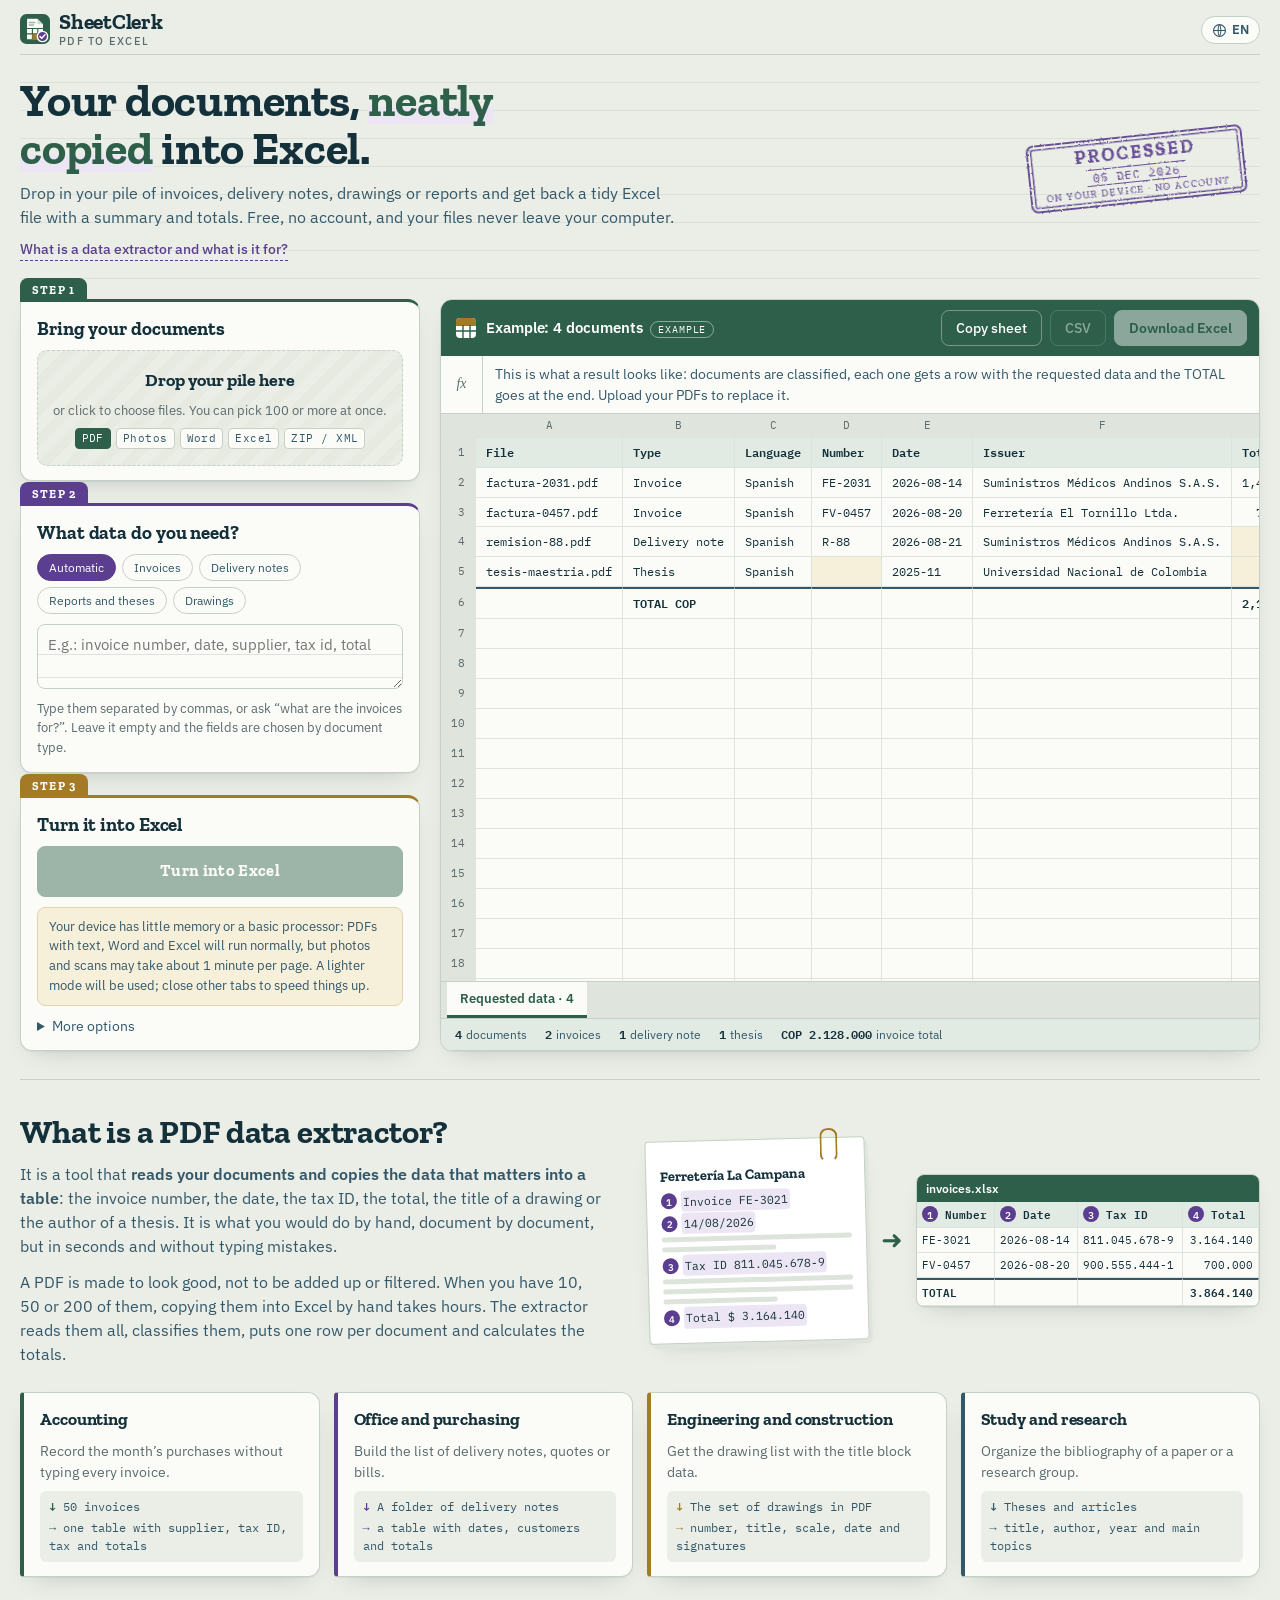
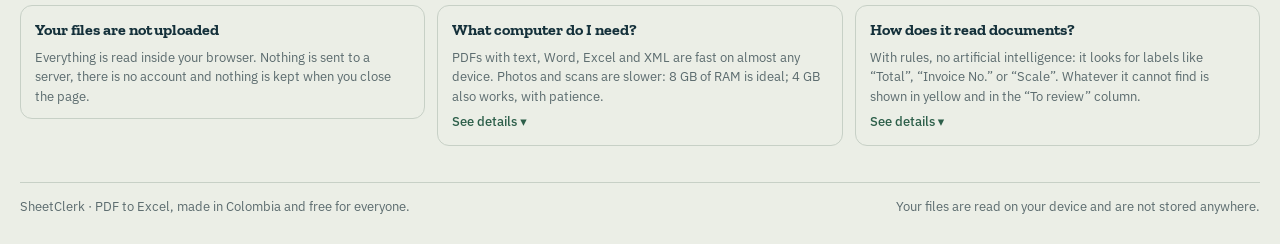
<file: index.html>
<!DOCTYPE html>
<html lang="en">
<head>
<meta charset="utf-8">
<meta name="viewport" content="width=device-width, initial-scale=1">
<title>SheetClerk · PDF to Excel</title>
<meta name="description" content="SheetClerk: your documents, neatly copied into Excel. Free, no account, and your files never leave your computer.">
<link rel="canonical" href="https://moav1927.github.io/en/">
<link rel="alternate" hreflang="es" href="https://moav1927.github.io/pdf-a-excel/">
<link rel="alternate" hreflang="en" href="https://moav1927.github.io/en/">
<link rel="alternate" hreflang="pt" href="https://moav1927.github.io/pt/">
<link rel="alternate" hreflang="fr" href="https://moav1927.github.io/fr/">
<link rel="alternate" hreflang="de" href="https://moav1927.github.io/de/">
<link rel="alternate" hreflang="it" href="https://moav1927.github.io/it/">
<link rel="alternate" hreflang="x-default" href="https://moav1927.github.io/en/">
<link rel="icon" href="/pdf-a-excel/marca/icono.svg" type="image/svg+xml">
<script>
  // Abre SheetClerk en el idioma de la persona (o el que eligió antes en el selector)
  (function () {
    var P = { es: '/pdf-a-excel/', en: '/en/', pt: '/pt/', fr: '/fr/', de: '/de/', it: '/it/' }, l = null;
    try { l = localStorage.getItem('sheetclerk-idioma'); } catch (e) { }
    var ls = navigator.languages && navigator.languages.length ? navigator.languages : [navigator.language || 'en'];
    for (var i = 0; i < ls.length && !l; i++) { var c = String(ls[i]).slice(0, 2).toLowerCase(); if (P[c]) l = c; }
    location.replace((P[l] || P.en) + location.search + location.hash);
  })();
</script>
<noscript><meta http-equiv="refresh" content="0; url=/en/"></noscript>
<style>body{margin:0;min-height:100vh;display:grid;place-items:center;background:#ebeee6;color:#14303a;font:16px system-ui,sans-serif}a{color:#2d5f4a}ul{list-style:none;padding:0;display:flex;gap:14px;flex-wrap:wrap;justify-content:center}</style>
</head>
<body>
<main><p>SheetClerk · PDF → Excel</p><ul><li><a href="/pdf-a-excel/">Español</a></li><li><a href="/en/">English</a></li><li><a href="/pt/">Português</a></li><li><a href="/fr/">Français</a></li><li><a href="/de/">Deutsch</a></li><li><a href="/it/">Italiano</a></li></ul></main>
</body>
</html>
</file>
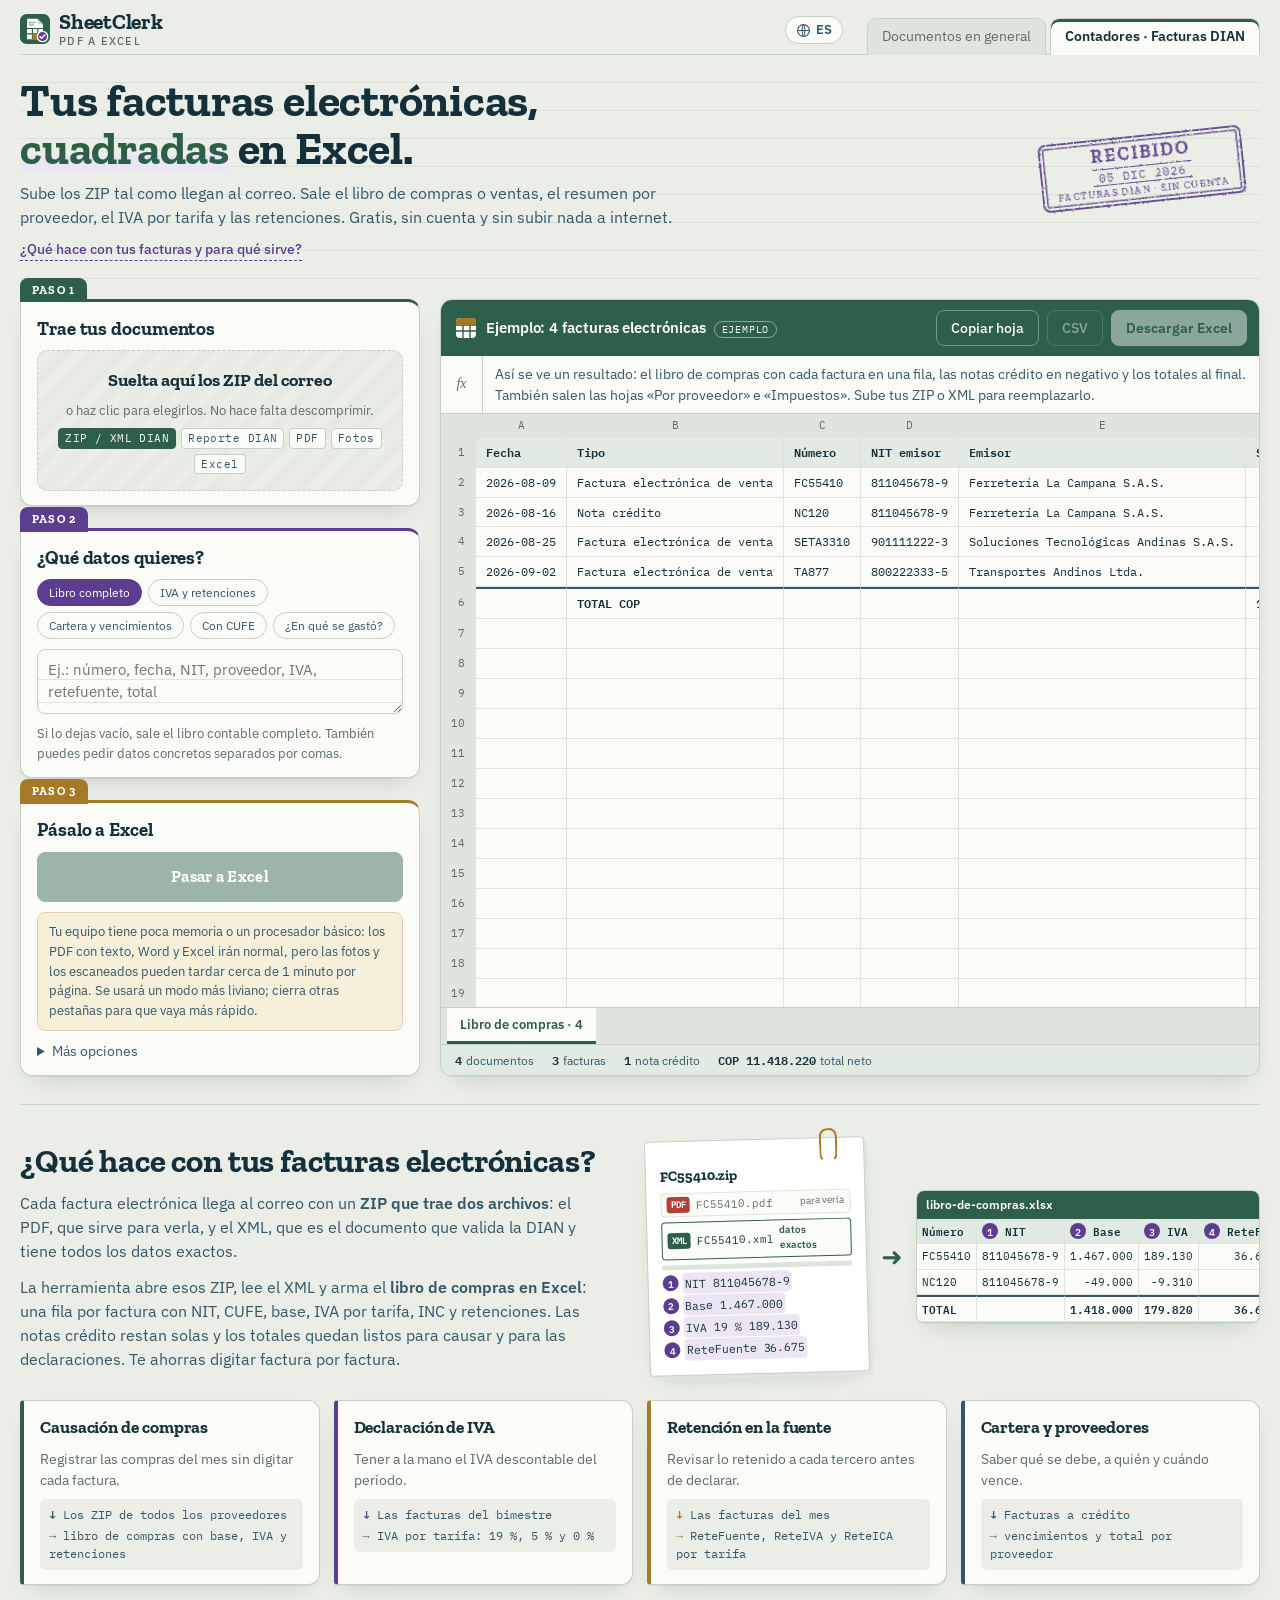
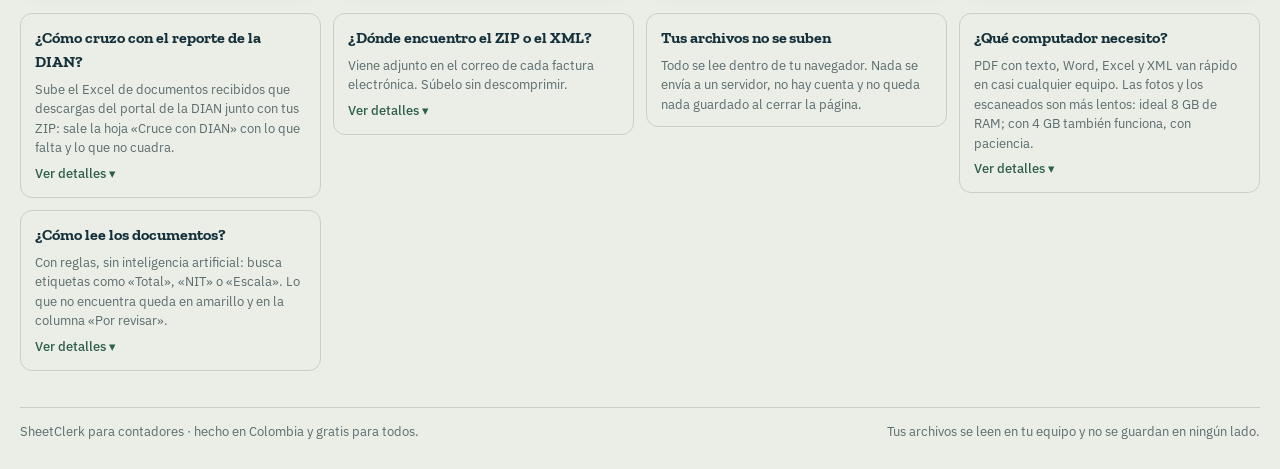
<file: contadores/index.html>
<!DOCTYPE html>
<html lang="es">
<head>
<meta charset="utf-8">
<meta name="viewport" content="width=device-width, initial-scale=1">
<title>SheetClerk para contadores · facturas DIAN a Excel</title>
<meta name="description" content="Para contadores: sube los ZIP o XML de las facturas electrónicas DIAN (y también PDF o fotos) y obtén el libro de compras o ventas, resumen por proveedor, IVA por tarifa y retenciones en Excel. Gratis, sin cuenta y sin subir tus archivos.">
<meta http-equiv="Content-Security-Policy" content="default-src 'self'; script-src 'self' 'wasm-unsafe-eval'; worker-src 'self' blob:; connect-src 'self' data: blob:; img-src 'self' data: blob:; font-src 'self'; style-src 'self' 'unsafe-inline'; object-src 'none'; base-uri 'self'; form-action 'none'">
<meta name="referrer" content="no-referrer">
<meta name="theme-color" content="#2d5f4a">
<script src="/pdf-a-excel/lang.js?v=22"></script>
<link rel="icon" href="/pdf-a-excel/marca/icono.svg" type="image/svg+xml">
<link rel="icon" href="/pdf-a-excel/marca/icono-32.png" sizes="32x32" type="image/png">
<link rel="apple-touch-icon" href="/pdf-a-excel/marca/icono-180.png">
<link rel="manifest" href="/manifest.webmanifest">
<link rel="canonical" href="https://moav1927.github.io/contadores/">
<meta property="og:type" content="website">
<meta property="og:site_name" content="SheetClerk">
<meta property="og:locale" content="es_CO">
<meta property="og:title" content="SheetClerk para contadores · facturas DIAN a Excel">
<meta property="og:description" content="Para contadores: sube los ZIP o XML de las facturas electrónicas DIAN (y también PDF o fotos) y obtén el libro de compras o ventas, resumen por proveedor, IVA por tarifa y retenciones en Excel. Gratis, sin cuenta y sin subir tus archivos.">
<meta property="og:image" content="https://moav1927.github.io/pdf-a-excel/marca/compartir.png">
<meta property="og:url" content="https://moav1927.github.io/contadores/">
<meta name="twitter:card" content="summary_large_image">
<!--
  SheetClerk (PDF a Excel) — funciona 100 % en el navegador; los archivos nunca salen del equipo.
  Página generada desde una plantilla (idioma: es). Motor: /pdf-a-excel/motor.js · estilos: /pdf-a-excel/estilo.css
  · textos del motor: /pdf-a-excel/i18n.js. Librerías y fuentes incluidas en /pdf-a-excel/lib (ver LICENSE).
-->
<link rel="preload" href="/pdf-a-excel/lib/fuentes/zilla-slab-latin-700-normal.woff2" as="font" type="font/woff2" crossorigin>
<link rel="stylesheet" href="/pdf-a-excel/estilo.css?v=22">
</head>
<body data-modo="contadores">
<svg width="0" height="0" style="position:absolute" aria-hidden="true"><filter id="tinta"><feTurbulence type="fractalNoise" baseFrequency=".85" numOctaves="2" seed="7" result="r"/><feDisplacementMap in="SourceGraphic" in2="r" scale="2.4"/></filter></svg>
<div class="envoltura">
  <div class="barra">
    <a class="marca" href="/pdf-a-excel/" aria-label="SheetClerk, inicio"><svg width="30" height="30" viewBox="0 0 64 64" aria-hidden="true"> <rect width="64" height="64" rx="14" fill="#2d5f4a"/> <path d="M15 10h22l12 12v32H15z" fill="#fbfcf8"/> <path d="M37 10v12h12z" fill="#c9dccf"/> <path d="M20 18h12M20 23.5h9" stroke="#9db5a7" stroke-width="3" stroke-linecap="round"/> <path d="M15 31h34M15 42.5h34M26.5 31v23M38 31v23" stroke="#2d5f4a" stroke-width="2.4"/> <rect x="26.5" y="42.5" width="11.5" height="11.5" fill="#a57a26"/> <circle cx="48" cy="48" r="11" fill="#5b3e8f" stroke="#fbfcf8" stroke-width="3"/> <path d="M42.8 48.3l3.6 3.6 6.8-7.4" fill="none" stroke="#fff" stroke-width="3.2" stroke-linecap="round" stroke-linejoin="round"/> </svg><span>SheetClerk<small>PDF a Excel</small></span></a>
    <button class="instalar" id="instalar" hidden>Instalar SheetClerk</button>
    <details class="idiomas"><summary aria-label="Idioma"><svg width="15" height="15" viewBox="0 0 24 24" aria-hidden="true"><circle cx="12" cy="12" r="9.5" fill="none" stroke="currentColor" stroke-width="1.8"/><path d="M2.5 12h19M12 2.5c3 3.2 3 15.8 0 19M12 2.5c-3 3.2-3 15.8 0 19" fill="none" stroke="currentColor" stroke-width="1.6"/></svg>ES</summary><ul><li><a href="/pdf-a-excel/" hreflang="es" lang="es" data-lang="es">Español</a></li><li><a href="/en/" hreflang="en" lang="en" data-lang="en">English</a></li><li><a href="/pt/" hreflang="pt" lang="pt" data-lang="pt">Português</a></li><li><a href="/fr/" hreflang="fr" lang="fr" data-lang="fr">Français</a></li><li><a href="/de/" hreflang="de" lang="de" data-lang="de">Deutsch</a></li><li><a href="/it/" hreflang="it" lang="it" data-lang="it">Italiano</a></li></ul></details>
    <nav class="secciones" aria-label="Secciones"><a href="/pdf-a-excel/">Documentos en general</a><a href="/contadores/" aria-current="page">Contadores · Facturas DIAN</a></nav>
  </div>
  <header>
    <div class="texto">
      <h1>Tus facturas electrónicas, <em>cuadradas</em> en Excel.</h1>
      <p>Sube los ZIP tal como llegan al correo. Sale el libro de compras o ventas, el resumen por proveedor, el IVA por tarifa y las retenciones. Gratis, sin cuenta y sin subir nada a internet.</p>
      <a class="que-es" href="#que-es">¿Qué hace con tus facturas y para qué sirve?</a>
    </div>
    <div class="sello" aria-label="Recibido: facturas DIAN · sin cuenta"><b>Recibido</b><span class="fecha-sello">&nbsp;</span><small>facturas DIAN · sin cuenta</small></div>
  </header>

  <main class="mesa">
    <div class="pasos">
      <section class="paso" aria-labelledby="p1">
        <span class="pestana" aria-hidden="true">Paso 1</span>
        <h2 id="p1">Trae tus documentos</h2>
        <label class="soltar" id="zona" for="entrada">
          <b>Suelta aquí los ZIP del correo</b>
          <span class="sub">o haz clic para elegirlos. No hace falta descomprimir.</span>
          <span class="formatos"><span class="dest">ZIP / XML DIAN</span><span>Reporte DIAN</span><span>PDF</span><span>Fotos</span><span>Excel</span></span>
          <input type="file" id="entrada" accept="application/pdf,.pdf,.zip,.xml,.xlsx,.xlsm,.xls,.ods,.csv,.docx,image/*,.png,.jpg,.jpeg,.webp,.bmp,.gif" multiple hidden>
        </label>
        <ul class="archivos" id="archivos" aria-label="Archivos cargados"></ul>
        <button class="enlace" id="limpiar" hidden>Quitar todos los archivos</button>
      </section>

      <section class="paso" aria-labelledby="p2">
        <span class="pestana" aria-hidden="true">Paso 2</span>
        <h2 id="p2">¿Qué datos quieres?</h2>
        <div class="presets" id="presets" aria-label="Sugerencias">
          <button type="button" data-v="" aria-pressed="true">Libro completo</button>
          <button type="button" data-v="número, fecha, NIT, proveedor, subtotal, IVA, INC, retefuente, reteiva, reteica, total" aria-pressed="false">IVA y retenciones</button>
          <button type="button" data-v="número, fecha, NIT, proveedor, total, forma de pago, fecha de vencimiento" aria-pressed="false">Cartera y vencimientos</button>
          <button type="button" data-v="número, fecha, NIT, proveedor, total, CUFE" aria-pressed="false">Con CUFE</button>
          <button type="button" data-v="número, proveedor, concepto, categoría, total" aria-pressed="false">¿En qué se gastó?</button>
        </div>
        <textarea id="pedido" aria-labelledby="p2" aria-describedby="ayudaPedido" placeholder="Ej.: número, fecha, NIT, proveedor, IVA, retefuente, total"></textarea>
        <p class="campo-ayuda" id="ayudaPedido">Si lo dejas vacío, sale el libro contable completo. También puedes pedir datos concretos separados por comas.</p>
      </section>

      <section class="paso" aria-labelledby="p3">
        <span class="pestana" aria-hidden="true">Paso 3</span>
        <h2 id="p3">Pásalo a Excel</h2>
        <div class="botones">
          <button class="btn grande" id="convertir" disabled>Pasar a Excel</button>
          <button class="btn sec" id="detener" hidden>Detener</button>
        </div>
        <progress id="progreso" max="1" value="0" hidden></progress>
        <div class="estado" id="estado" role="status" aria-live="polite"></div>
        <p class="aviso-equipo" id="avisoEquipo" hidden>Tu equipo tiene poca memoria o un procesador básico: los PDF con texto, Word y Excel irán normal, pero las fotos y los escaneados pueden tardar cerca de 1 minuto por página. Se usará un modo más liviano; cierra otras pestañas para que vaya más rápido.</p>
        <details class="opciones">
          <summary>Más opciones</summary>
          <label class="opcion" for="conItems"><input type="checkbox" id="conItems" checked>
            <span>Incluir las tablas de los documentos (ítems de facturas y tablas de informes).</span></label>
          <label class="opcion" for="conTexto"><input type="checkbox" id="conTexto">
            <span>Incluir una hoja con todo el texto, línea por línea.</span></label>
          <label class="opcion" for="forzarOcr"><input type="checkbox" id="forzarOcr">
            <span>Leer todo como escaneado (OCR). Es lento: úsalo solo si el texto sale mal.</span></label>
        </details>
      </section>
    </div>

    <section class="libro" aria-label="Vista previa del Excel">
      <div class="libro-cab">
        <div class="nombre"><svg width="22" height="22" viewBox="0 0 22 22" aria-hidden="true"><rect x="1" y="1" width="20" height="20" rx="4" fill="#ffffff"/><path d="M1 8h20M1 14h20M8 8v13M15 8v13" stroke="#2d5f4a" stroke-width="1.4"/><rect x="1" y="1" width="20" height="7" rx="4" fill="#a57a26"/><rect x="1" y="5" width="20" height="3" fill="#a57a26"/></svg><h2 id="titulo"></h2></div>
        <div class="botones">
          <button class="btn sec" id="copiar">Copiar hoja</button>
          <button class="btn sec" id="csv" disabled title="Descarga solo la hoja que estás viendo, en formato CSV">CSV</button>
          <button class="btn claro" id="descargar" disabled>Descargar Excel</button>
        </div>
      </div>
      <div class="barra-fx"><span class="fx" aria-hidden="true">fx</span><p class="resumen" id="resumen"></p></div>
      <div class="tabla-caja" id="tablaCaja"></div>
      <div class="pestanas" id="pestanas" role="tablist" aria-label="Hojas"></div>
      <div class="cifras" id="cifras"></div>
      <div class="sello sello-listo" id="selloListo" aria-hidden="true"><b>Cuadrado</b><span class="fecha-sello">&nbsp;</span><small>libro de compras</small></div>
    </section>
  </main>

  <section class="explica" id="que-es" aria-labelledby="t-que-es">
    <div class="explica-a">
      <div class="texto">
        <h2 id="t-que-es">¿Qué hace con tus facturas electrónicas?</h2>
        <p>Cada factura electrónica llega al correo con un <b>ZIP que trae dos archivos</b>: el PDF, que sirve para verla, y el XML, que es el documento que valida la DIAN y tiene todos los datos exactos.</p>
        <p>La herramienta abre esos ZIP, lee el XML y arma el <b>libro de compras en Excel</b>: una fila por factura con NIT, CUFE, base, IVA por tarifa, INC y retenciones. Las notas crédito restan solas y los totales quedan listos para causar y para las declaraciones. Te ahorras digitar factura por factura.</p>
      </div>
      <div class="diagrama" aria-label="Ejemplo: de los ZIP del correo al libro de compras">
        <div class="papel carpeta-zip" aria-hidden="true">
          <span class="enc">FC55410.zip</span>
          <span class="archivo-zip"><span class="ext">PDF</span>FC55410.pdf <i>para verla</i></span>
          <span class="archivo-zip xml"><span class="ext">XML</span>FC55410.xml <i>datos exactos</i></span>
          <span class="raya"></span>
          <span class="marca-dato"><span class="n">1</span><span>NIT 811045678-9</span></span>
          <span class="marca-dato"><span class="n">2</span><span>Base 1.467.000</span></span>
          <span class="marca-dato"><span class="n">3</span><span>IVA 19 % 189.130</span></span>
          <span class="marca-dato"><span class="n">4</span><span>ReteFuente 36.675</span></span>
        </div>
        <span class="flecha" aria-hidden="true">➜</span>
        <div class="mini-excel">
          <div class="top">libro-de-compras.xlsx</div>
          <table>
            <thead><tr><th>Número</th><th><span class="n">1</span> NIT</th><th><span class="n">2</span> Base</th><th><span class="n">3</span> IVA</th><th><span class="n">4</span> ReteFte</th></tr></thead>
            <tbody>
              <tr><td>FC55410</td><td>811045678-9</td><td class="num">1.467.000</td><td class="num">189.130</td><td class="num">36.675</td></tr>
              <tr><td>NC120</td><td>811045678-9</td><td class="num">-49.000</td><td class="num">-9.310</td><td class="num">0</td></tr>
              <tr class="total"><td>TOTAL</td><td></td><td class="num">1.418.000</td><td class="num">179.820</td><td class="num">36.675</td></tr>
            </tbody>
          </table>
        </div>
      </div>
    </div>
    <div class="usos" aria-label="¿Para qué sirve?">
      <article class="uso">
        <h3>Causación de compras</h3>
        <p>Registrar las compras del mes sin digitar cada factura.</p>
        <div class="ej"><span>Los ZIP de todos los proveedores</span><span>libro de compras con base, IVA y retenciones</span></div>
      </article>
      <article class="uso">
        <h3>Declaración de IVA</h3>
        <p>Tener a la mano el IVA descontable del período.</p>
        <div class="ej"><span>Las facturas del bimestre</span><span>IVA por tarifa: 19 %, 5 % y 0 %</span></div>
      </article>
      <article class="uso">
        <h3>Retención en la fuente</h3>
        <p>Revisar lo retenido a cada tercero antes de declarar.</p>
        <div class="ej"><span>Las facturas del mes</span><span>ReteFuente, ReteIVA y ReteICA por tarifa</span></div>
      </article>
      <article class="uso">
        <h3>Cartera y proveedores</h3>
        <p>Saber qué se debe, a quién y cuándo vence.</p>
        <div class="ej"><span>Facturas a crédito</span><span>vencimientos y total por proveedor</span></div>
      </article>
    </div>
  </section>

  <aside class="ayuda" aria-label="Ayuda">
      <details>
        <summary>¿Cómo cruzo con el reporte de la DIAN?<span class="breve">Sube el Excel de documentos recibidos que descargas del portal de la DIAN junto con tus ZIP: sale la hoja «Cruce con DIAN» con lo que falta y lo que no cuadra.</span><span class="mas">Ver detalles</span></summary>
        <p>En el portal de facturación electrónica de la DIAN, busca los documentos recibidos del período y descárgalos en Excel. Súbelo junto con los ZIP o XML: se comparan por CUFE (o por número y NIT) y te dice qué facturas cuadran, cuáles tienen un total distinto, cuáles te faltan por subir y cuáles subiste pero no aparecen en el reporte.</p>
      </details>
      <details>
        <summary>¿Dónde encuentro el ZIP o el XML?<span class="breve">Viene adjunto en el correo de cada factura electrónica. Súbelo sin descomprimir.</span><span class="mas">Ver detalles</span></summary>
        <p>El <b>.zip</b> trae el PDF y el XML de la factura. Se toma el XML (NIT, CUFE, IVA por tarifa y retenciones exactos) y se descarta el PDF repetido. Con solo el PDF o una foto también sirve, pero conviene revisar esos datos.</p>
      </details>
      <div class="tarjeta">
        <h3>Tus archivos no se suben</h3>
        <p>Todo se lee dentro de tu navegador. Nada se envía a un servidor, no hay cuenta y no queda nada guardado al cerrar la página.</p>
      </div>
      <details>
        <summary>¿Qué computador necesito?<span class="breve">PDF con texto, Word, Excel y XML van rápido en casi cualquier equipo. Las fotos y los escaneados son más lentos: ideal 8 GB de RAM; con 4 GB también funciona, con paciencia.</span><span class="mas">Ver detalles</span></summary>
        <ul>
          <li><b>PDF con texto, Word, Excel y XML:</b> segundos en casi cualquier equipo, incluso con 100 archivos o más.</li>
          <li><b>Fotos y PDF escaneados (OCR):</b> la parte pesada. Con 8 GB de RAM y 4 núcleos, unos 3 a 10 segundos por página; con 4 GB, de 30 segundos a 1 minuto.</li>
          <li><b>Mínimo:</b> 4 GB de RAM y Chrome, Edge o Firefox actualizados. En celular funciona, pero más lento.</li>
          <li><b>Consejo:</b> cierra otras pestañas y sube los escaneados en grupos de 5 a 10.</li>
        </ul>
      </details>
      <details>
        <summary>¿Cómo lee los documentos?<span class="breve">Con reglas, sin inteligencia artificial: busca etiquetas como «Total», «NIT» o «Escala». Lo que no encuentra queda en amarillo y en la columna «Por revisar».</span><span class="mas">Ver detalles</span></summary>
        <p>En la vista previa puedes <b>corregir cualquier dato con doble clic</b>: los totales se recalculan y el cambio sale en el Excel. Reconoce los formatos habituales en varios idiomas («Total:», «Invoice No.», «NIT», «Escala», «Drawn by»…). Las fotos y escaneados se leen con OCR (reconocimiento de texto en imágenes): la primera vez se descargan unos 6 MB que quedan guardados en el navegador.</p>
      </details>
  </aside>
  <footer class="pie"><span>SheetClerk para contadores · hecho en Colombia y gratis para todos.</span><span>Tus archivos se leen en tu equipo y no se guardan en ningún lado.</span></footer>
</div>

<script src="/pdf-a-excel/lib/pdf.min.js"></script>
<script src="/pdf-a-excel/lib/xlsx.full.min.js"></script>
<script src="/pdf-a-excel/lib/tesseract.min.js"></script>
<script src="/pdf-a-excel/motor.js?v=22"></script>
</body>
</html>
</file>
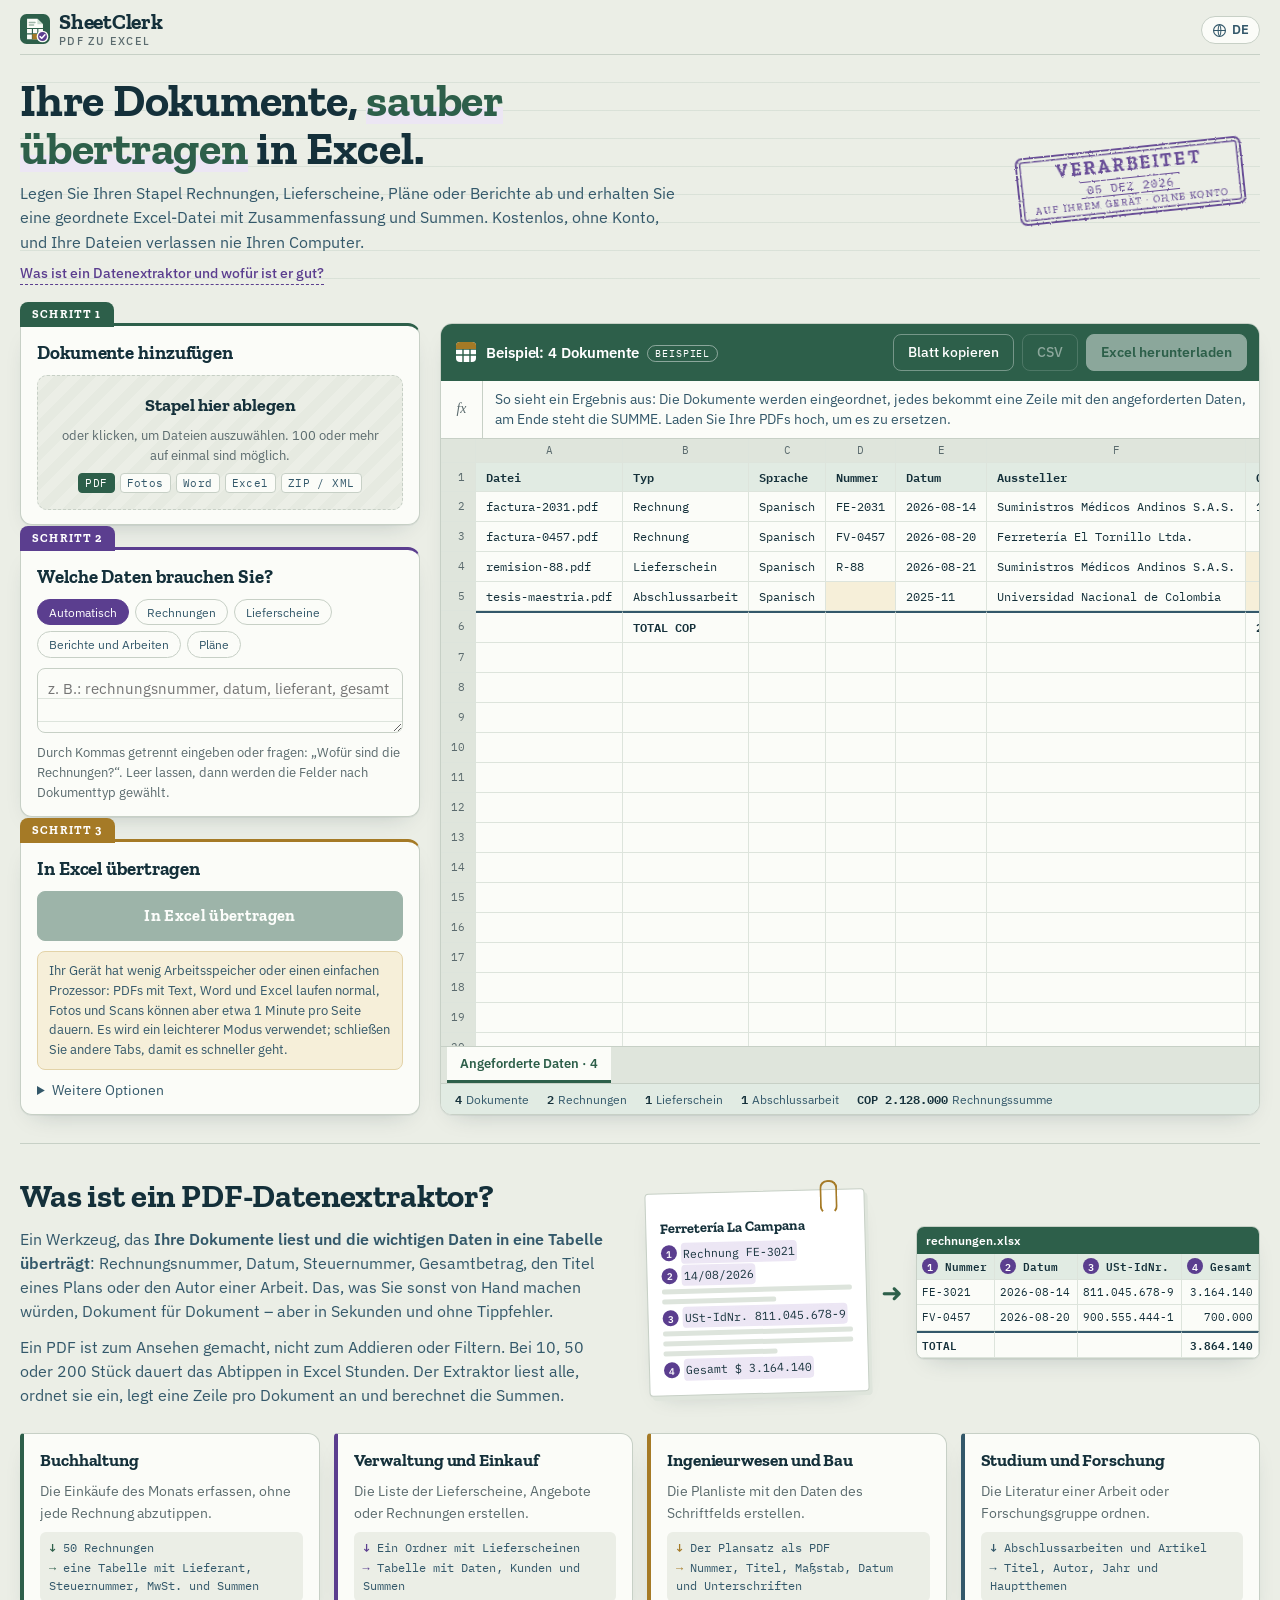
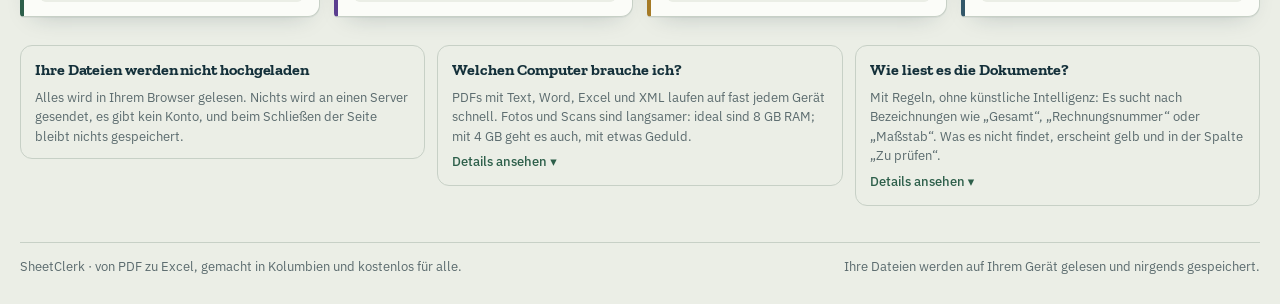
<file: de/index.html>
<!DOCTYPE html>
<html lang="de">
<head>
<meta charset="utf-8">
<meta name="viewport" content="width=device-width, initial-scale=1">
<title>SheetClerk · PDF zu Excel: Ihre Dokumente sauber übertragen</title>
<meta name="description" content="Kostenloser PDF-Datenextraktor: Rechnungen, Lieferscheine, Pläne, Berichte oder Fotos hochladen und eine geordnete Excel-Datei mit Zusammenfassung und Summen herunterladen. Ohne Konto, Ihre Dateien bleiben auf Ihrem Gerät.">
<meta http-equiv="Content-Security-Policy" content="default-src 'self'; script-src 'self' 'wasm-unsafe-eval'; worker-src 'self' blob:; connect-src 'self' data: blob:; img-src 'self' data: blob:; font-src 'self'; style-src 'self' 'unsafe-inline'; object-src 'none'; base-uri 'self'; form-action 'none'">
<meta name="referrer" content="no-referrer">
<meta name="theme-color" content="#2d5f4a">
<script src="/pdf-a-excel/lang.js?v=22"></script>
<link rel="icon" href="/pdf-a-excel/marca/icono.svg" type="image/svg+xml">
<link rel="icon" href="/pdf-a-excel/marca/icono-32.png" sizes="32x32" type="image/png">
<link rel="apple-touch-icon" href="/pdf-a-excel/marca/icono-180.png">
<link rel="manifest" href="/manifest.webmanifest">
<link rel="canonical" href="https://moav1927.github.io/de/">
<link rel="alternate" hreflang="es" href="https://moav1927.github.io/pdf-a-excel/">
<link rel="alternate" hreflang="en" href="https://moav1927.github.io/en/">
<link rel="alternate" hreflang="pt" href="https://moav1927.github.io/pt/">
<link rel="alternate" hreflang="fr" href="https://moav1927.github.io/fr/">
<link rel="alternate" hreflang="de" href="https://moav1927.github.io/de/">
<link rel="alternate" hreflang="it" href="https://moav1927.github.io/it/">
<link rel="alternate" hreflang="x-default" href="https://moav1927.github.io/en/">
<meta property="og:type" content="website">
<meta property="og:site_name" content="SheetClerk">
<meta property="og:locale" content="de_DE">
<meta property="og:title" content="SheetClerk · PDF zu Excel: Ihre Dokumente sauber übertragen">
<meta property="og:description" content="Kostenloser PDF-Datenextraktor: Rechnungen, Lieferscheine, Pläne, Berichte oder Fotos hochladen und eine geordnete Excel-Datei mit Zusammenfassung und Summen herunterladen. Ohne Konto, Ihre Dateien bleiben auf Ihrem Gerät.">
<meta property="og:image" content="https://moav1927.github.io/pdf-a-excel/marca/compartir.png">
<meta property="og:url" content="https://moav1927.github.io/de/">
<meta name="twitter:card" content="summary_large_image">
<!--
  SheetClerk (PDF a Excel) — funciona 100 % en el navegador; los archivos nunca salen del equipo.
  Página generada desde una plantilla (idioma: de). Motor: /pdf-a-excel/motor.js · estilos: /pdf-a-excel/estilo.css
  · textos del motor: /pdf-a-excel/i18n.js. Librerías y fuentes incluidas en /pdf-a-excel/lib (ver LICENSE).
-->
<link rel="preload" href="/pdf-a-excel/lib/fuentes/zilla-slab-latin-700-normal.woff2" as="font" type="font/woff2" crossorigin>
<link rel="stylesheet" href="/pdf-a-excel/estilo.css?v=22">
</head>
<body>
<svg width="0" height="0" style="position:absolute" aria-hidden="true"><filter id="tinta"><feTurbulence type="fractalNoise" baseFrequency=".85" numOctaves="2" seed="7" result="r"/><feDisplacementMap in="SourceGraphic" in2="r" scale="2.4"/></filter></svg>
<div class="envoltura">
  <div class="barra">
    <a class="marca" href="/de/" aria-label="SheetClerk, Startseite"><svg width="30" height="30" viewBox="0 0 64 64" aria-hidden="true"> <rect width="64" height="64" rx="14" fill="#2d5f4a"/> <path d="M15 10h22l12 12v32H15z" fill="#fbfcf8"/> <path d="M37 10v12h12z" fill="#c9dccf"/> <path d="M20 18h12M20 23.5h9" stroke="#9db5a7" stroke-width="3" stroke-linecap="round"/> <path d="M15 31h34M15 42.5h34M26.5 31v23M38 31v23" stroke="#2d5f4a" stroke-width="2.4"/> <rect x="26.5" y="42.5" width="11.5" height="11.5" fill="#a57a26"/> <circle cx="48" cy="48" r="11" fill="#5b3e8f" stroke="#fbfcf8" stroke-width="3"/> <path d="M42.8 48.3l3.6 3.6 6.8-7.4" fill="none" stroke="#fff" stroke-width="3.2" stroke-linecap="round" stroke-linejoin="round"/> </svg><span>SheetClerk<small>PDF zu Excel</small></span></a>
    <button class="instalar" id="instalar" hidden>SheetClerk installieren</button>
    <details class="idiomas"><summary aria-label="Sprache"><svg width="15" height="15" viewBox="0 0 24 24" aria-hidden="true"><circle cx="12" cy="12" r="9.5" fill="none" stroke="currentColor" stroke-width="1.8"/><path d="M2.5 12h19M12 2.5c3 3.2 3 15.8 0 19M12 2.5c-3 3.2-3 15.8 0 19" fill="none" stroke="currentColor" stroke-width="1.6"/></svg>DE</summary><ul><li><a href="/pdf-a-excel/" hreflang="es" lang="es" data-lang="es">Español</a></li><li><a href="/en/" hreflang="en" lang="en" data-lang="en">English</a></li><li><a href="/pt/" hreflang="pt" lang="pt" data-lang="pt">Português</a></li><li><a href="/fr/" hreflang="fr" lang="fr" data-lang="fr">Français</a></li><li><a href="/de/" hreflang="de" lang="de" data-lang="de" aria-current="page">Deutsch</a></li><li><a href="/it/" hreflang="it" lang="it" data-lang="it">Italiano</a></li></ul></details>
    
  </div>
  <header>
    <div class="texto">
      <h1>Ihre Dokumente, <em>sauber übertragen</em> in Excel.</h1>
      <p>Legen Sie Ihren Stapel Rechnungen, Lieferscheine, Pläne oder Berichte ab und erhalten Sie eine geordnete Excel-Datei mit Zusammenfassung und Summen. Kostenlos, ohne Konto, und Ihre Dateien verlassen nie Ihren Computer.</p>
      <a class="que-es" href="#que-es">Was ist ein Datenextraktor und wofür ist er gut?</a>
    </div>
    <div class="sello" aria-label="Verarbeitet: auf Ihrem Gerät · ohne Konto"><b>Verarbeitet</b><span class="fecha-sello">&nbsp;</span><small>auf Ihrem Gerät · ohne Konto</small></div>
  </header>

  <main class="mesa">
    <div class="pasos">
      <section class="paso" aria-labelledby="p1">
        <span class="pestana" aria-hidden="true">Schritt 1</span>
        <h2 id="p1">Dokumente hinzufügen</h2>
        <label class="soltar" id="zona" for="entrada">
          <b>Stapel hier ablegen</b>
          <span class="sub">oder klicken, um Dateien auszuwählen. 100 oder mehr auf einmal sind möglich.</span>
          <span class="formatos"><span class="dest">PDF</span><span>Fotos</span><span>Word</span><span>Excel</span><span>ZIP / XML</span></span>
          <input type="file" id="entrada" accept="application/pdf,.pdf,.zip,.xml,.xlsx,.xlsm,.xls,.ods,.csv,.docx,image/*,.png,.jpg,.jpeg,.webp,.bmp,.gif" multiple hidden>
        </label>
        <ul class="archivos" id="archivos" aria-label="Hochgeladene Dateien"></ul>
        <button class="enlace" id="limpiar" hidden>Alle Dateien entfernen</button>
      </section>

      <section class="paso" aria-labelledby="p2">
        <span class="pestana" aria-hidden="true">Schritt 2</span>
        <h2 id="p2">Welche Daten brauchen Sie?</h2>
        <div class="presets" id="presets" aria-label="Vorschläge">
          <button type="button" data-v="" aria-pressed="true">Automatisch</button>
          <button type="button" data-v="rechnungsnummer, datum, lieferant, steuernummer, kunde, gegenstand, kategorie, zwischensumme, mwst, einbehalt, gesamt, währung" aria-pressed="false">Rechnungen</button>
          <button type="button" data-v="nummer, datum, kunde, adresse, stadt, spediteur, kennzeichen" aria-pressed="false">Lieferscheine</button>
          <button type="button" data-v="titel, autor, institution, datum, seiten, themen, zusammenfassung" aria-pressed="false">Berichte und Arbeiten</button>
          <button type="button" data-v="plannummer, titel, projekt, maßstab, datum, revision, gezeichnet, geprüft, freigegeben, bemerkungen" aria-pressed="false">Pläne</button>
        </div>
        <textarea id="pedido" aria-labelledby="p2" aria-describedby="ayudaPedido" placeholder="z. B.: rechnungsnummer, datum, lieferant, gesamt"></textarea>
        <p class="campo-ayuda" id="ayudaPedido">Durch Kommas getrennt eingeben oder fragen: „Wofür sind die Rechnungen?“. Leer lassen, dann werden die Felder nach Dokumenttyp gewählt.</p>
      </section>

      <section class="paso" aria-labelledby="p3">
        <span class="pestana" aria-hidden="true">Schritt 3</span>
        <h2 id="p3">In Excel übertragen</h2>
        <div class="botones">
          <button class="btn grande" id="convertir" disabled>In Excel übertragen</button>
          <button class="btn sec" id="detener" hidden>Anhalten</button>
        </div>
        <progress id="progreso" max="1" value="0" hidden></progress>
        <div class="estado" id="estado" role="status" aria-live="polite"></div>
        <p class="aviso-equipo" id="avisoEquipo" hidden>Ihr Gerät hat wenig Arbeitsspeicher oder einen einfachen Prozessor: PDFs mit Text, Word und Excel laufen normal, Fotos und Scans können aber etwa 1 Minute pro Seite dauern. Es wird ein leichterer Modus verwendet; schließen Sie andere Tabs, damit es schneller geht.</p>
        <details class="opciones">
          <summary>Weitere Optionen</summary>
          <label class="opcion" for="conItems"><input type="checkbox" id="conItems" checked>
            <span>Tabellen der Dokumente einbeziehen (Rechnungspositionen und Berichtstabellen).</span></label>
          <label class="opcion" for="conTexto"><input type="checkbox" id="conTexto">
            <span>Ein Blatt mit dem gesamten Text Zeile für Zeile einbeziehen.</span></label>
          <label class="opcion" for="forzarOcr"><input type="checkbox" id="forzarOcr">
            <span>Alles als Scan lesen (OCR). Langsam: nur verwenden, wenn der Text falsch herauskommt.</span></label>
        </details>
      </section>
    </div>

    <section class="libro" aria-label="Excel-Vorschau">
      <div class="libro-cab">
        <div class="nombre"><svg width="22" height="22" viewBox="0 0 22 22" aria-hidden="true"><rect x="1" y="1" width="20" height="20" rx="4" fill="#ffffff"/><path d="M1 8h20M1 14h20M8 8v13M15 8v13" stroke="#2d5f4a" stroke-width="1.4"/><rect x="1" y="1" width="20" height="7" rx="4" fill="#a57a26"/><rect x="1" y="5" width="20" height="3" fill="#a57a26"/></svg><h2 id="titulo"></h2></div>
        <div class="botones">
          <button class="btn sec" id="copiar">Blatt kopieren</button>
          <button class="btn sec" id="csv" disabled title="Lädt nur das angezeigte Blatt als CSV herunter">CSV</button>
          <button class="btn claro" id="descargar" disabled>Excel herunterladen</button>
        </div>
      </div>
      <div class="barra-fx"><span class="fx" aria-hidden="true">fx</span><p class="resumen" id="resumen"></p></div>
      <div class="tabla-caja" id="tablaCaja"></div>
      <div class="pestanas" id="pestanas" role="tablist" aria-label="Blätter"></div>
      <div class="cifras" id="cifras"></div>
      <div class="sello sello-listo" id="selloListo" aria-hidden="true"><b>Fertig</b><span class="fecha-sello">&nbsp;</span><small>sauber übertragen</small></div>
    </section>
  </main>

  <section class="explica" id="que-es" aria-labelledby="t-que-es">
    <div class="explica-a">
      <div class="texto">
        <h2 id="t-que-es">Was ist ein PDF-Datenextraktor?</h2>
        <p>Ein Werkzeug, das <b>Ihre Dokumente liest und die wichtigen Daten in eine Tabelle überträgt</b>: Rechnungsnummer, Datum, Steuernummer, Gesamtbetrag, den Titel eines Plans oder den Autor einer Arbeit. Das, was Sie sonst von Hand machen würden, Dokument für Dokument – aber in Sekunden und ohne Tippfehler.</p>
        <p>Ein PDF ist zum Ansehen gemacht, nicht zum Addieren oder Filtern. Bei 10, 50 oder 200 Stück dauert das Abtippen in Excel Stunden. Der Extraktor liest alle, ordnet sie ein, legt eine Zeile pro Dokument an und berechnet die Summen.</p>
      </div>
      <div class="diagrama" aria-label="Beispiel: von einer PDF-Rechnung zu einer Excel-Zeile">
        <div class="papel" aria-hidden="true">
          <span class="enc">Ferretería La Campana</span>
          <span class="marca-dato"><span class="n">1</span><span>Rechnung FE-3021</span></span>
          <span class="marca-dato"><span class="n">2</span><span>14/08/2026</span></span>
          <span class="raya"></span><span class="raya corta"></span>
          <span class="marca-dato"><span class="n">3</span><span>USt-IdNr. 811.045.678-9</span></span>
          <span class="raya"></span><span class="raya"></span><span class="raya corta"></span>
          <span class="marca-dato"><span class="n">4</span><span>Gesamt $ 3.164.140</span></span>
        </div>
        <span class="flecha" aria-hidden="true">➜</span>
        <div class="mini-excel">
          <div class="top">rechnungen.xlsx</div>
          <table>
            <thead><tr><th><span class="n">1</span> Nummer</th><th><span class="n">2</span> Datum</th><th><span class="n">3</span> USt-IdNr.</th><th><span class="n">4</span> Gesamt</th></tr></thead>
            <tbody>
              <tr><td>FE-3021</td><td>2026-08-14</td><td>811.045.678-9</td><td class="num">3.164.140</td></tr>
              <tr><td>FV-0457</td><td>2026-08-20</td><td>900.555.444-1</td><td class="num">700.000</td></tr>
              <tr class="total"><td>TOTAL</td><td></td><td></td><td class="num">3.864.140</td></tr>
            </tbody>
          </table>
        </div>
      </div>
    </div>
    <div class="usos" aria-label="Wofür ist es gut?">
      <article class="uso">
        <h3>Buchhaltung</h3>
        <p>Die Einkäufe des Monats erfassen, ohne jede Rechnung abzutippen.</p>
        <div class="ej"><span>50 Rechnungen</span><span>eine Tabelle mit Lieferant, Steuernummer, MwSt. und Summen</span></div>
        
      </article>
      <article class="uso">
        <h3>Verwaltung und Einkauf</h3>
        <p>Die Liste der Lieferscheine, Angebote oder Rechnungen erstellen.</p>
        <div class="ej"><span>Ein Ordner mit Lieferscheinen</span><span>Tabelle mit Daten, Kunden und Summen</span></div>
        
      </article>
      <article class="uso">
        <h3>Ingenieurwesen und Bau</h3>
        <p>Die Planliste mit den Daten des Schriftfelds erstellen.</p>
        <div class="ej"><span>Der Plansatz als PDF</span><span>Nummer, Titel, Maßstab, Datum und Unterschriften</span></div>
        
      </article>
      <article class="uso">
        <h3>Studium und Forschung</h3>
        <p>Die Literatur einer Arbeit oder Forschungsgruppe ordnen.</p>
        <div class="ej"><span>Abschlussarbeiten und Artikel</span><span>Titel, Autor, Jahr und Hauptthemen</span></div>
        
      </article>
    </div>
  </section>

  <aside class="ayuda" aria-label="Hilfe">
      <div class="tarjeta">
        <h3>Ihre Dateien werden nicht hochgeladen</h3>
        <p>Alles wird in Ihrem Browser gelesen. Nichts wird an einen Server gesendet, es gibt kein Konto, und beim Schließen der Seite bleibt nichts gespeichert.</p>
      </div>
      <details>
        <summary>Welchen Computer brauche ich?<span class="breve">PDFs mit Text, Word, Excel und XML laufen auf fast jedem Gerät schnell. Fotos und Scans sind langsamer: ideal sind 8 GB RAM; mit 4 GB geht es auch, mit etwas Geduld.</span><span class="mas">Details ansehen</span></summary>
        <ul>
          <li><b>PDFs mit Text, Word, Excel und XML:</b> Sekunden auf fast jedem Gerät, auch mit 100 Dateien oder mehr.</li>
          <li><b>Fotos und gescannte PDFs (OCR):</b> der aufwendige Teil. Mit 8 GB RAM und 4 Kernen etwa 3 bis 10 Sekunden pro Seite; mit 4 GB 30 Sekunden bis 1 Minute.</li>
          <li><b>Minimum:</b> 4 GB RAM und aktuelles Chrome, Edge oder Firefox. Auf dem Handy geht es auch, aber langsamer.</li>
          <li><b>Tipp:</b> andere Tabs schließen und Scans in Gruppen von 5 bis 10 hochladen.</li>
        </ul>
      </details>
      <details>
        <summary>Wie liest es die Dokumente?<span class="breve">Mit Regeln, ohne künstliche Intelligenz: Es sucht nach Bezeichnungen wie „Gesamt“, „Rechnungsnummer“ oder „Maßstab“. Was es nicht findet, erscheint gelb und in der Spalte „Zu prüfen“.</span><span class="mas">Details ansehen</span></summary>
        <p>In der Vorschau können Sie <b>jeden Wert per Doppelklick korrigieren</b>: Die Summen werden neu berechnet und die Änderung kommt in die Excel-Datei. Es erkennt gängige Formate in mehreren Sprachen („Total:“, „Invoice No.“, „Rechnungsdatum“, „Maßstab“, „Drawn by“…). Fotos und Scans werden per OCR gelesen: Beim ersten Mal werden etwa 6 MB heruntergeladen und im Browser gespeichert.</p>
      </details>
  </aside>
  <footer class="pie"><span>SheetClerk · von PDF zu Excel, gemacht in Kolumbien und kostenlos für alle.</span><span>Ihre Dateien werden auf Ihrem Gerät gelesen und nirgends gespeichert.</span></footer>
</div>

<script src="/pdf-a-excel/lib/pdf.min.js"></script>
<script src="/pdf-a-excel/lib/xlsx.full.min.js"></script>
<script src="/pdf-a-excel/lib/tesseract.min.js"></script>
<script src="/pdf-a-excel/i18n.js?v=22"></script>
<script src="/pdf-a-excel/motor.js?v=22"></script>
</body>
</html>
</file>
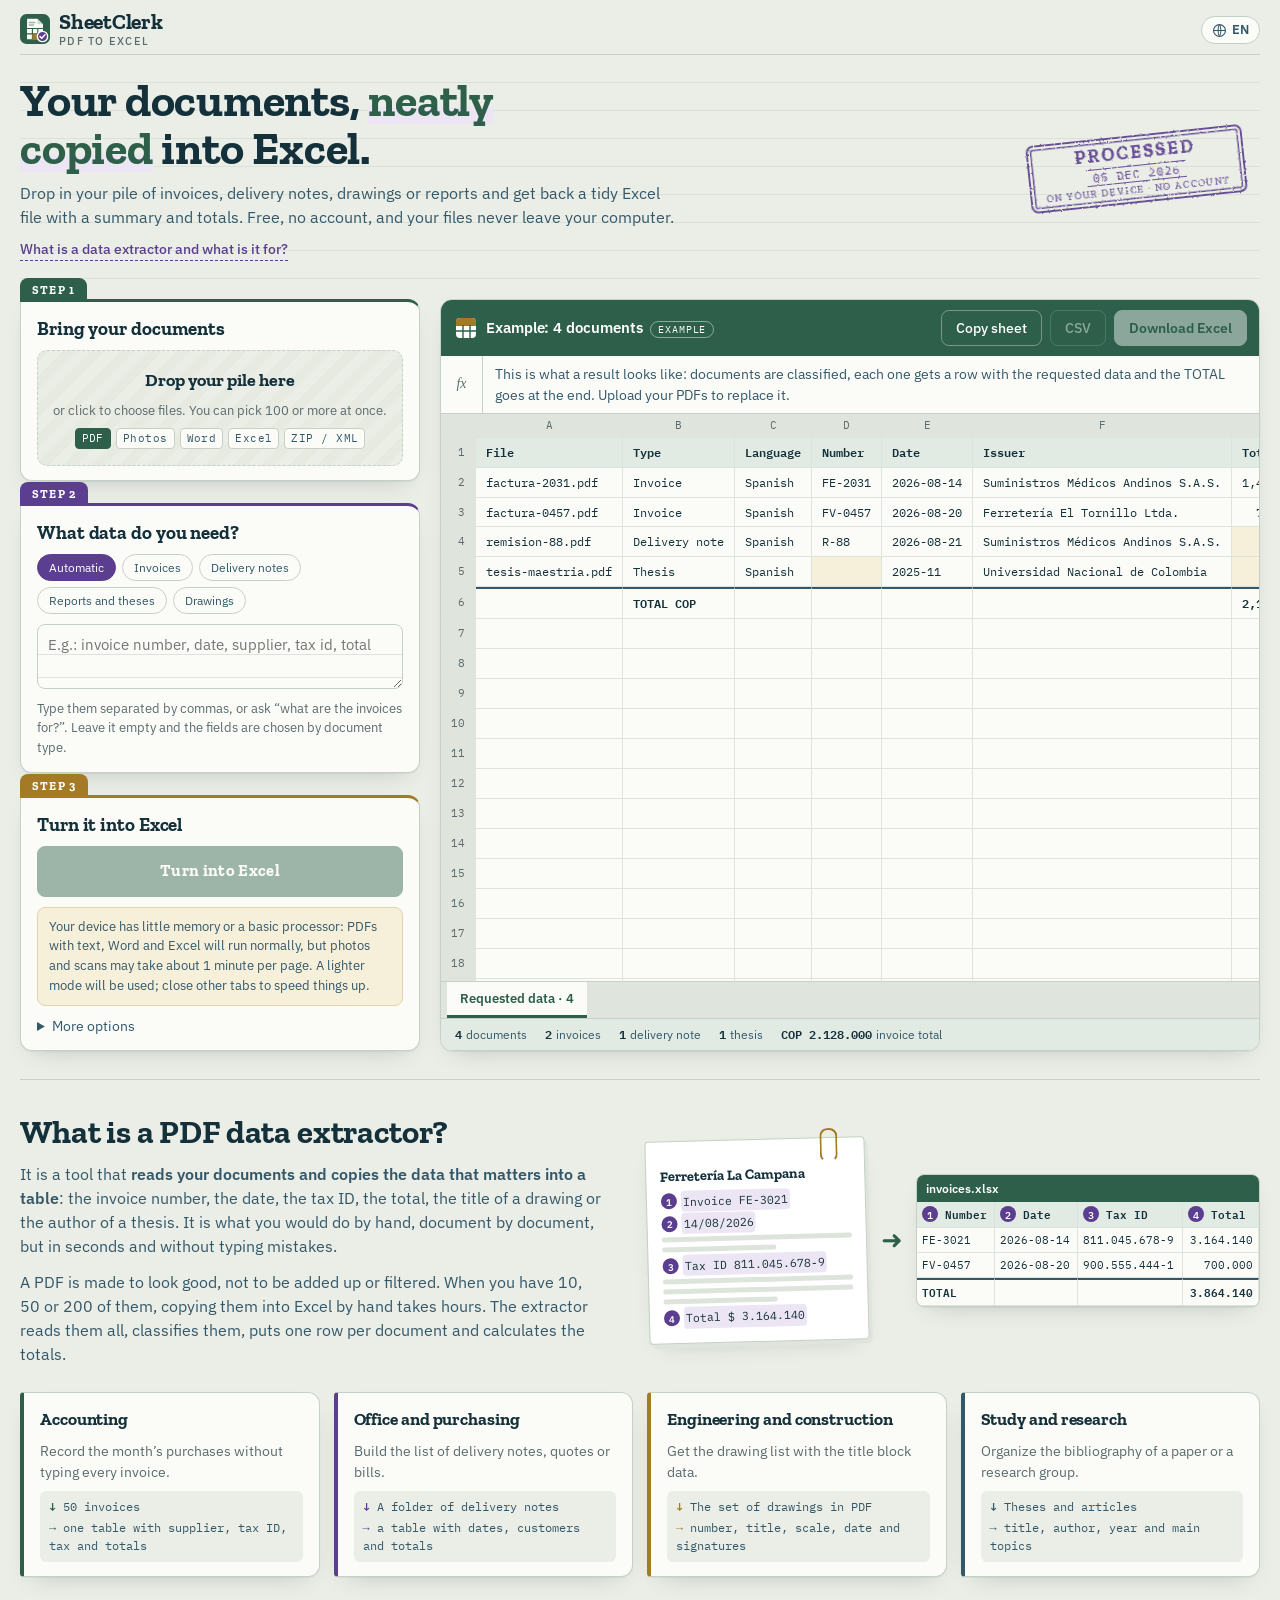
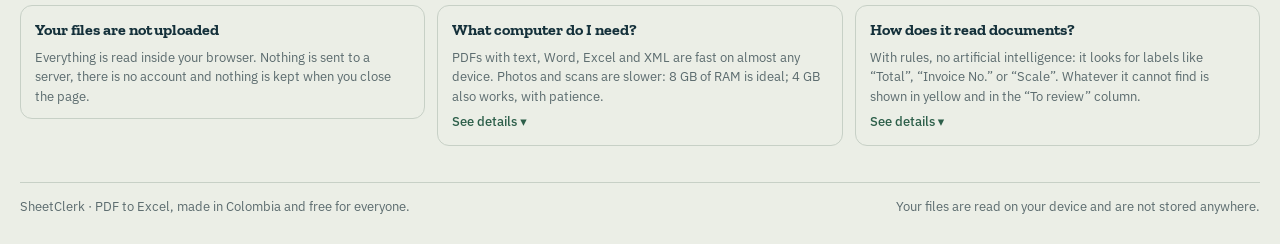
<file: en/index.html>
<!DOCTYPE html>
<html lang="en">
<head>
<meta charset="utf-8">
<meta name="viewport" content="width=device-width, initial-scale=1">
<title>SheetClerk · PDF to Excel: your documents, neatly copied into a spreadsheet</title>
<meta name="description" content="Free PDF data extractor: upload invoices, delivery notes, drawings, reports or photos and download a tidy Excel file with a summary and totals. No account, and your files never leave your computer.">
<meta http-equiv="Content-Security-Policy" content="default-src 'self'; script-src 'self' 'wasm-unsafe-eval'; worker-src 'self' blob:; connect-src 'self' data: blob:; img-src 'self' data: blob:; font-src 'self'; style-src 'self' 'unsafe-inline'; object-src 'none'; base-uri 'self'; form-action 'none'">
<meta name="referrer" content="no-referrer">
<meta name="theme-color" content="#2d5f4a">
<script src="/pdf-a-excel/lang.js?v=22"></script>
<link rel="icon" href="/pdf-a-excel/marca/icono.svg" type="image/svg+xml">
<link rel="icon" href="/pdf-a-excel/marca/icono-32.png" sizes="32x32" type="image/png">
<link rel="apple-touch-icon" href="/pdf-a-excel/marca/icono-180.png">
<link rel="manifest" href="/manifest.webmanifest">
<link rel="canonical" href="https://moav1927.github.io/en/">
<link rel="alternate" hreflang="es" href="https://moav1927.github.io/pdf-a-excel/">
<link rel="alternate" hreflang="en" href="https://moav1927.github.io/en/">
<link rel="alternate" hreflang="pt" href="https://moav1927.github.io/pt/">
<link rel="alternate" hreflang="fr" href="https://moav1927.github.io/fr/">
<link rel="alternate" hreflang="de" href="https://moav1927.github.io/de/">
<link rel="alternate" hreflang="it" href="https://moav1927.github.io/it/">
<link rel="alternate" hreflang="x-default" href="https://moav1927.github.io/en/">
<meta property="og:type" content="website">
<meta property="og:site_name" content="SheetClerk">
<meta property="og:locale" content="en_US">
<meta property="og:title" content="SheetClerk · PDF to Excel: your documents, neatly copied into a spreadsheet">
<meta property="og:description" content="Free PDF data extractor: upload invoices, delivery notes, drawings, reports or photos and download a tidy Excel file with a summary and totals. No account, and your files never leave your computer.">
<meta property="og:image" content="https://moav1927.github.io/pdf-a-excel/marca/compartir.png">
<meta property="og:url" content="https://moav1927.github.io/en/">
<meta name="twitter:card" content="summary_large_image">
<!--
  SheetClerk (PDF a Excel) — funciona 100 % en el navegador; los archivos nunca salen del equipo.
  Página generada desde una plantilla (idioma: en). Motor: /pdf-a-excel/motor.js · estilos: /pdf-a-excel/estilo.css
  · textos del motor: /pdf-a-excel/i18n.js. Librerías y fuentes incluidas en /pdf-a-excel/lib (ver LICENSE).
-->
<link rel="preload" href="/pdf-a-excel/lib/fuentes/zilla-slab-latin-700-normal.woff2" as="font" type="font/woff2" crossorigin>
<link rel="stylesheet" href="/pdf-a-excel/estilo.css?v=22">
</head>
<body>
<svg width="0" height="0" style="position:absolute" aria-hidden="true"><filter id="tinta"><feTurbulence type="fractalNoise" baseFrequency=".85" numOctaves="2" seed="7" result="r"/><feDisplacementMap in="SourceGraphic" in2="r" scale="2.4"/></filter></svg>
<div class="envoltura">
  <div class="barra">
    <a class="marca" href="/en/" aria-label="SheetClerk, home"><svg width="30" height="30" viewBox="0 0 64 64" aria-hidden="true"> <rect width="64" height="64" rx="14" fill="#2d5f4a"/> <path d="M15 10h22l12 12v32H15z" fill="#fbfcf8"/> <path d="M37 10v12h12z" fill="#c9dccf"/> <path d="M20 18h12M20 23.5h9" stroke="#9db5a7" stroke-width="3" stroke-linecap="round"/> <path d="M15 31h34M15 42.5h34M26.5 31v23M38 31v23" stroke="#2d5f4a" stroke-width="2.4"/> <rect x="26.5" y="42.5" width="11.5" height="11.5" fill="#a57a26"/> <circle cx="48" cy="48" r="11" fill="#5b3e8f" stroke="#fbfcf8" stroke-width="3"/> <path d="M42.8 48.3l3.6 3.6 6.8-7.4" fill="none" stroke="#fff" stroke-width="3.2" stroke-linecap="round" stroke-linejoin="round"/> </svg><span>SheetClerk<small>PDF to Excel</small></span></a>
    <button class="instalar" id="instalar" hidden>Install SheetClerk</button>
    <details class="idiomas"><summary aria-label="Language"><svg width="15" height="15" viewBox="0 0 24 24" aria-hidden="true"><circle cx="12" cy="12" r="9.5" fill="none" stroke="currentColor" stroke-width="1.8"/><path d="M2.5 12h19M12 2.5c3 3.2 3 15.8 0 19M12 2.5c-3 3.2-3 15.8 0 19" fill="none" stroke="currentColor" stroke-width="1.6"/></svg>EN</summary><ul><li><a href="/pdf-a-excel/" hreflang="es" lang="es" data-lang="es">Español</a></li><li><a href="/en/" hreflang="en" lang="en" data-lang="en" aria-current="page">English</a></li><li><a href="/pt/" hreflang="pt" lang="pt" data-lang="pt">Português</a></li><li><a href="/fr/" hreflang="fr" lang="fr" data-lang="fr">Français</a></li><li><a href="/de/" hreflang="de" lang="de" data-lang="de">Deutsch</a></li><li><a href="/it/" hreflang="it" lang="it" data-lang="it">Italiano</a></li></ul></details>
    
  </div>
  <header>
    <div class="texto">
      <h1>Your documents, <em>neatly copied</em> into Excel.</h1>
      <p>Drop in your pile of invoices, delivery notes, drawings or reports and get back a tidy Excel file with a summary and totals. Free, no account, and your files never leave your computer.</p>
      <a class="que-es" href="#que-es">What is a data extractor and what is it for?</a>
    </div>
    <div class="sello" aria-label="Processed: on your device · no account"><b>Processed</b><span class="fecha-sello">&nbsp;</span><small>on your device · no account</small></div>
  </header>

  <main class="mesa">
    <div class="pasos">
      <section class="paso" aria-labelledby="p1">
        <span class="pestana" aria-hidden="true">Step 1</span>
        <h2 id="p1">Bring your documents</h2>
        <label class="soltar" id="zona" for="entrada">
          <b>Drop your pile here</b>
          <span class="sub">or click to choose files. You can pick 100 or more at once.</span>
          <span class="formatos"><span class="dest">PDF</span><span>Photos</span><span>Word</span><span>Excel</span><span>ZIP / XML</span></span>
          <input type="file" id="entrada" accept="application/pdf,.pdf,.zip,.xml,.xlsx,.xlsm,.xls,.ods,.csv,.docx,image/*,.png,.jpg,.jpeg,.webp,.bmp,.gif" multiple hidden>
        </label>
        <ul class="archivos" id="archivos" aria-label="Uploaded files"></ul>
        <button class="enlace" id="limpiar" hidden>Remove all files</button>
      </section>

      <section class="paso" aria-labelledby="p2">
        <span class="pestana" aria-hidden="true">Step 2</span>
        <h2 id="p2">What data do you need?</h2>
        <div class="presets" id="presets" aria-label="Suggestions">
          <button type="button" data-v="" aria-pressed="true">Automatic</button>
          <button type="button" data-v="invoice number, date, supplier, tax id, customer, items, category, subtotal, tax, withholding, total, currency" aria-pressed="false">Invoices</button>
          <button type="button" data-v="number, date, customer, address, city, carrier, license plate" aria-pressed="false">Delivery notes</button>
          <button type="button" data-v="title, author, institution, date, pages, topics, summary" aria-pressed="false">Reports and theses</button>
          <button type="button" data-v="drawing number, title, project, scale, date, revision, drawn by, checked by, approved by, notes" aria-pressed="false">Drawings</button>
        </div>
        <textarea id="pedido" aria-labelledby="p2" aria-describedby="ayudaPedido" placeholder="E.g.: invoice number, date, supplier, tax id, total"></textarea>
        <p class="campo-ayuda" id="ayudaPedido">Type them separated by commas, or ask “what are the invoices for?”. Leave it empty and the fields are chosen by document type.</p>
      </section>

      <section class="paso" aria-labelledby="p3">
        <span class="pestana" aria-hidden="true">Step 3</span>
        <h2 id="p3">Turn it into Excel</h2>
        <div class="botones">
          <button class="btn grande" id="convertir" disabled>Turn into Excel</button>
          <button class="btn sec" id="detener" hidden>Stop</button>
        </div>
        <progress id="progreso" max="1" value="0" hidden></progress>
        <div class="estado" id="estado" role="status" aria-live="polite"></div>
        <p class="aviso-equipo" id="avisoEquipo" hidden>Your device has little memory or a basic processor: PDFs with text, Word and Excel will run normally, but photos and scans may take about 1 minute per page. A lighter mode will be used; close other tabs to speed things up.</p>
        <details class="opciones">
          <summary>More options</summary>
          <label class="opcion" for="conItems"><input type="checkbox" id="conItems" checked>
            <span>Include the tables from the documents (invoice items and report tables).</span></label>
          <label class="opcion" for="conTexto"><input type="checkbox" id="conTexto">
            <span>Include a sheet with all the text, line by line.</span></label>
          <label class="opcion" for="forzarOcr"><input type="checkbox" id="forzarOcr">
            <span>Read everything as scanned (OCR). It is slow: use it only if the text comes out wrong.</span></label>
        </details>
      </section>
    </div>

    <section class="libro" aria-label="Excel preview">
      <div class="libro-cab">
        <div class="nombre"><svg width="22" height="22" viewBox="0 0 22 22" aria-hidden="true"><rect x="1" y="1" width="20" height="20" rx="4" fill="#ffffff"/><path d="M1 8h20M1 14h20M8 8v13M15 8v13" stroke="#2d5f4a" stroke-width="1.4"/><rect x="1" y="1" width="20" height="7" rx="4" fill="#a57a26"/><rect x="1" y="5" width="20" height="3" fill="#a57a26"/></svg><h2 id="titulo"></h2></div>
        <div class="botones">
          <button class="btn sec" id="copiar">Copy sheet</button>
          <button class="btn sec" id="csv" disabled title="Downloads only the sheet you are viewing, as CSV">CSV</button>
          <button class="btn claro" id="descargar" disabled>Download Excel</button>
        </div>
      </div>
      <div class="barra-fx"><span class="fx" aria-hidden="true">fx</span><p class="resumen" id="resumen"></p></div>
      <div class="tabla-caja" id="tablaCaja"></div>
      <div class="pestanas" id="pestanas" role="tablist" aria-label="Sheets"></div>
      <div class="cifras" id="cifras"></div>
      <div class="sello sello-listo" id="selloListo" aria-hidden="true"><b>Done</b><span class="fecha-sello">&nbsp;</span><small>neatly copied</small></div>
    </section>
  </main>

  <section class="explica" id="que-es" aria-labelledby="t-que-es">
    <div class="explica-a">
      <div class="texto">
        <h2 id="t-que-es">What is a PDF data extractor?</h2>
        <p>It is a tool that <b>reads your documents and copies the data that matters into a table</b>: the invoice number, the date, the tax ID, the total, the title of a drawing or the author of a thesis. It is what you would do by hand, document by document, but in seconds and without typing mistakes.</p>
        <p>A PDF is made to look good, not to be added up or filtered. When you have 10, 50 or 200 of them, copying them into Excel by hand takes hours. The extractor reads them all, classifies them, puts one row per document and calculates the totals.</p>
      </div>
      <div class="diagrama" aria-label="Example: from a PDF invoice to an Excel row">
        <div class="papel" aria-hidden="true">
          <span class="enc">Ferretería La Campana</span>
          <span class="marca-dato"><span class="n">1</span><span>Invoice FE-3021</span></span>
          <span class="marca-dato"><span class="n">2</span><span>14/08/2026</span></span>
          <span class="raya"></span><span class="raya corta"></span>
          <span class="marca-dato"><span class="n">3</span><span>Tax ID 811.045.678-9</span></span>
          <span class="raya"></span><span class="raya"></span><span class="raya corta"></span>
          <span class="marca-dato"><span class="n">4</span><span>Total $ 3.164.140</span></span>
        </div>
        <span class="flecha" aria-hidden="true">➜</span>
        <div class="mini-excel">
          <div class="top">invoices.xlsx</div>
          <table>
            <thead><tr><th><span class="n">1</span> Number</th><th><span class="n">2</span> Date</th><th><span class="n">3</span> Tax ID</th><th><span class="n">4</span> Total</th></tr></thead>
            <tbody>
              <tr><td>FE-3021</td><td>2026-08-14</td><td>811.045.678-9</td><td class="num">3.164.140</td></tr>
              <tr><td>FV-0457</td><td>2026-08-20</td><td>900.555.444-1</td><td class="num">700.000</td></tr>
              <tr class="total"><td>TOTAL</td><td></td><td></td><td class="num">3.864.140</td></tr>
            </tbody>
          </table>
        </div>
      </div>
    </div>
    <div class="usos" aria-label="What is it for?">
      <article class="uso">
        <h3>Accounting</h3>
        <p>Record the month’s purchases without typing every invoice.</p>
        <div class="ej"><span>50 invoices</span><span>one table with supplier, tax ID, tax and totals</span></div>
        
      </article>
      <article class="uso">
        <h3>Office and purchasing</h3>
        <p>Build the list of delivery notes, quotes or bills.</p>
        <div class="ej"><span>A folder of delivery notes</span><span>a table with dates, customers and totals</span></div>
        
      </article>
      <article class="uso">
        <h3>Engineering and construction</h3>
        <p>Get the drawing list with the title block data.</p>
        <div class="ej"><span>The set of drawings in PDF</span><span>number, title, scale, date and signatures</span></div>
        
      </article>
      <article class="uso">
        <h3>Study and research</h3>
        <p>Organize the bibliography of a paper or a research group.</p>
        <div class="ej"><span>Theses and articles</span><span>title, author, year and main topics</span></div>
        
      </article>
    </div>
  </section>

  <aside class="ayuda" aria-label="Help">
      <div class="tarjeta">
        <h3>Your files are not uploaded</h3>
        <p>Everything is read inside your browser. Nothing is sent to a server, there is no account and nothing is kept when you close the page.</p>
      </div>
      <details>
        <summary>What computer do I need?<span class="breve">PDFs with text, Word, Excel and XML are fast on almost any device. Photos and scans are slower: 8 GB of RAM is ideal; 4 GB also works, with patience.</span><span class="mas">See details</span></summary>
        <ul>
          <li><b>PDFs with text, Word, Excel and XML:</b> seconds on almost any device, even with 100 files or more.</li>
          <li><b>Photos and scanned PDFs (OCR):</b> the heavy part. With 8 GB of RAM and 4 cores, about 3 to 10 seconds per page; with 4 GB, 30 seconds to 1 minute.</li>
          <li><b>Minimum:</b> 4 GB of RAM and an up-to-date Chrome, Edge or Firefox. It works on phones, but slower.</li>
          <li><b>Tip:</b> close other tabs and upload scans in groups of 5 to 10.</li>
        </ul>
      </details>
      <details>
        <summary>How does it read documents?<span class="breve">With rules, no artificial intelligence: it looks for labels like “Total”, “Invoice No.” or “Scale”. Whatever it cannot find is shown in yellow and in the “To review” column.</span><span class="mas">See details</span></summary>
        <p>In the preview you can <b>fix any value with a double-click</b>: totals are recalculated and the change goes into the Excel file. It recognizes common formats in several languages (“Total:”, “Invoice No.”, “Rechnungsdatum”, “Scale”, “Drawn by”…). Photos and scans are read with OCR (text recognition in images): the first time, about 6 MB are downloaded and kept in the browser.</p>
      </details>
  </aside>
  <footer class="pie"><span>SheetClerk · PDF to Excel, made in Colombia and free for everyone.</span><span>Your files are read on your device and are not stored anywhere.</span></footer>
</div>

<script src="/pdf-a-excel/lib/pdf.min.js"></script>
<script src="/pdf-a-excel/lib/xlsx.full.min.js"></script>
<script src="/pdf-a-excel/lib/tesseract.min.js"></script>
<script src="/pdf-a-excel/i18n.js?v=22"></script>
<script src="/pdf-a-excel/motor.js?v=22"></script>
</body>
</html>
</file>
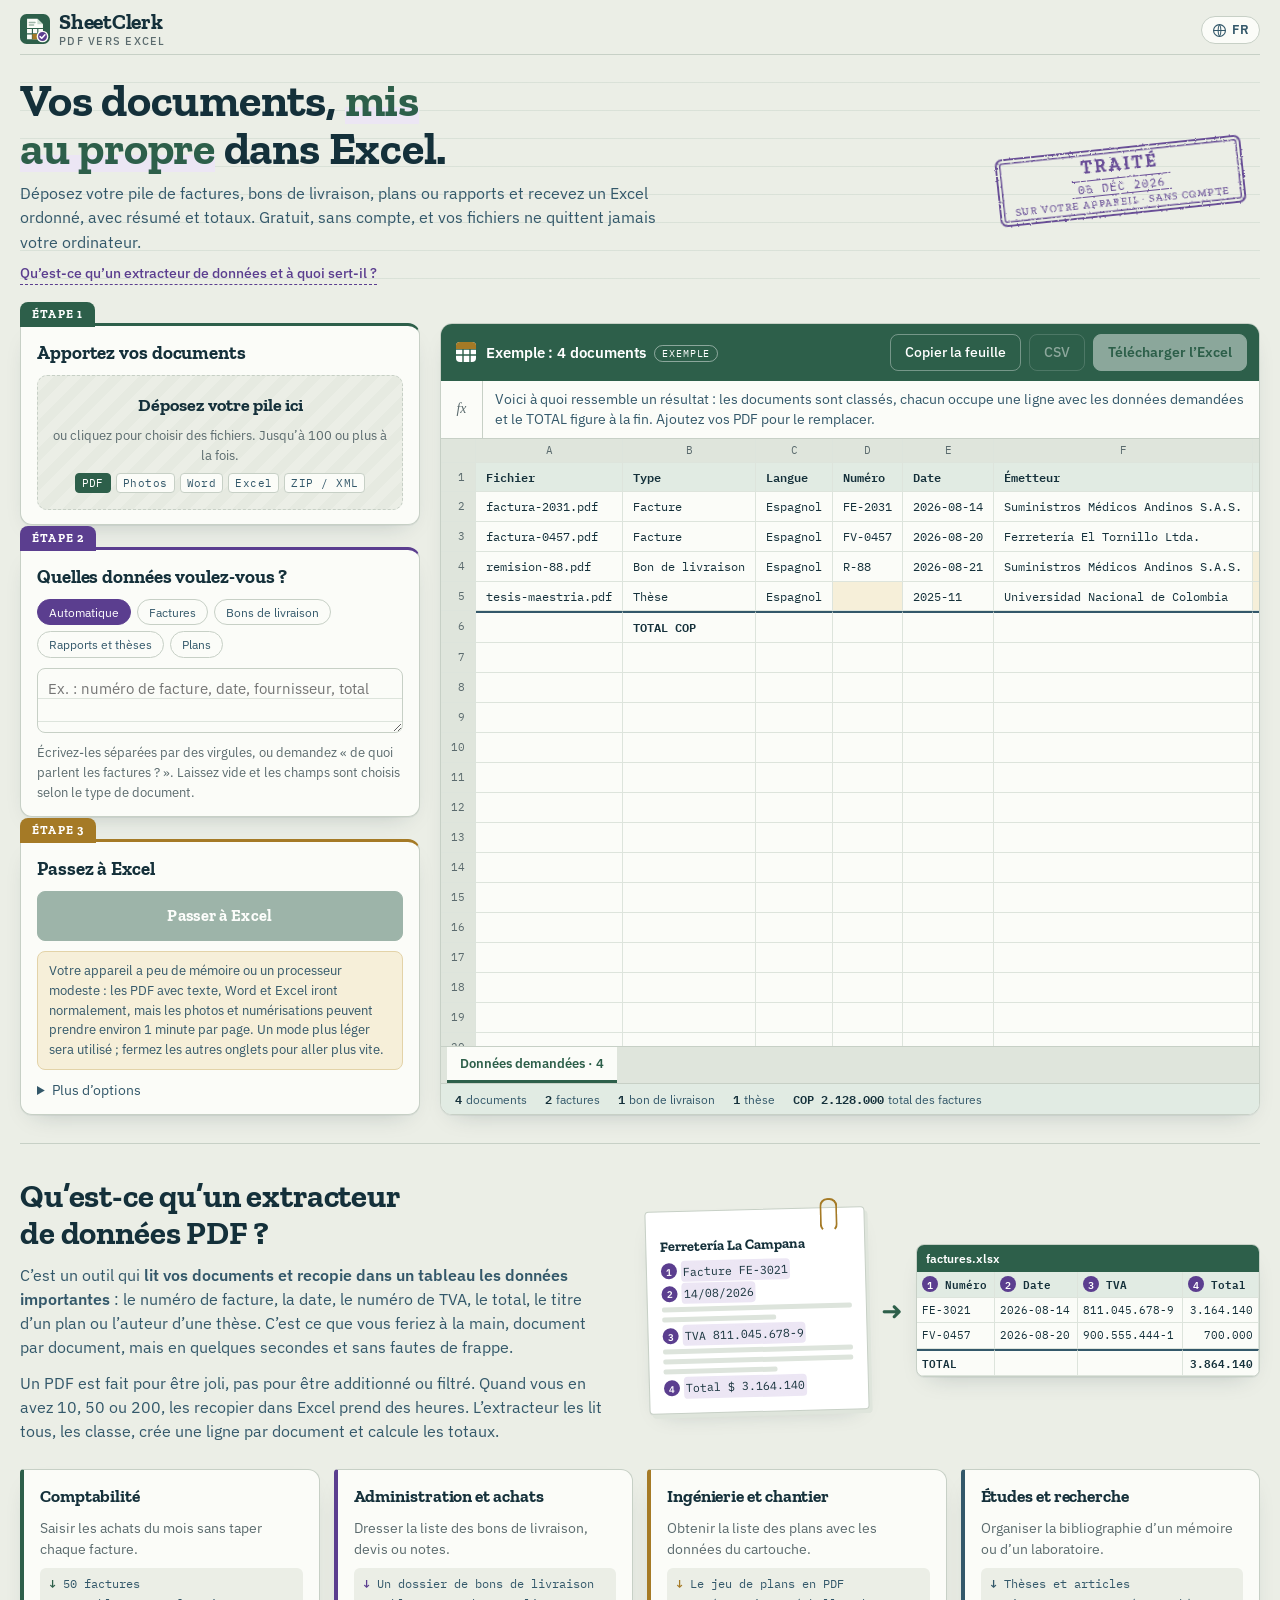
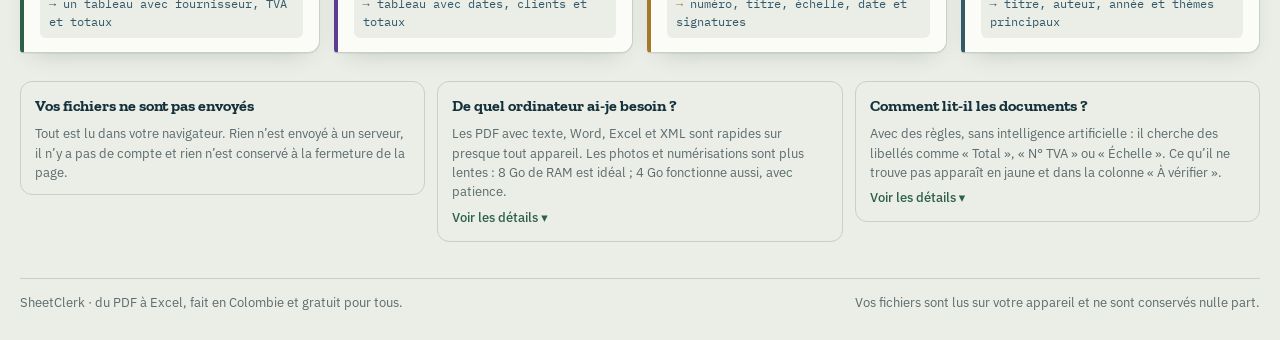
<file: fr/index.html>
<!DOCTYPE html>
<html lang="fr">
<head>
<meta charset="utf-8">
<meta name="viewport" content="width=device-width, initial-scale=1">
<title>SheetClerk · PDF vers Excel : vos documents mis au propre</title>
<meta name="description" content="Extracteur de données PDF gratuit : ajoutez factures, bons de livraison, plans, rapports ou photos et téléchargez un Excel ordonné avec résumé et totaux. Sans compte et sans envoyer vos fichiers.">
<meta http-equiv="Content-Security-Policy" content="default-src 'self'; script-src 'self' 'wasm-unsafe-eval'; worker-src 'self' blob:; connect-src 'self' data: blob:; img-src 'self' data: blob:; font-src 'self'; style-src 'self' 'unsafe-inline'; object-src 'none'; base-uri 'self'; form-action 'none'">
<meta name="referrer" content="no-referrer">
<meta name="theme-color" content="#2d5f4a">
<script src="/pdf-a-excel/lang.js?v=22"></script>
<link rel="icon" href="/pdf-a-excel/marca/icono.svg" type="image/svg+xml">
<link rel="icon" href="/pdf-a-excel/marca/icono-32.png" sizes="32x32" type="image/png">
<link rel="apple-touch-icon" href="/pdf-a-excel/marca/icono-180.png">
<link rel="manifest" href="/manifest.webmanifest">
<link rel="canonical" href="https://moav1927.github.io/fr/">
<link rel="alternate" hreflang="es" href="https://moav1927.github.io/pdf-a-excel/">
<link rel="alternate" hreflang="en" href="https://moav1927.github.io/en/">
<link rel="alternate" hreflang="pt" href="https://moav1927.github.io/pt/">
<link rel="alternate" hreflang="fr" href="https://moav1927.github.io/fr/">
<link rel="alternate" hreflang="de" href="https://moav1927.github.io/de/">
<link rel="alternate" hreflang="it" href="https://moav1927.github.io/it/">
<link rel="alternate" hreflang="x-default" href="https://moav1927.github.io/en/">
<meta property="og:type" content="website">
<meta property="og:site_name" content="SheetClerk">
<meta property="og:locale" content="fr_FR">
<meta property="og:title" content="SheetClerk · PDF vers Excel : vos documents mis au propre">
<meta property="og:description" content="Extracteur de données PDF gratuit : ajoutez factures, bons de livraison, plans, rapports ou photos et téléchargez un Excel ordonné avec résumé et totaux. Sans compte et sans envoyer vos fichiers.">
<meta property="og:image" content="https://moav1927.github.io/pdf-a-excel/marca/compartir.png">
<meta property="og:url" content="https://moav1927.github.io/fr/">
<meta name="twitter:card" content="summary_large_image">
<!--
  SheetClerk (PDF a Excel) — funciona 100 % en el navegador; los archivos nunca salen del equipo.
  Página generada desde una plantilla (idioma: fr). Motor: /pdf-a-excel/motor.js · estilos: /pdf-a-excel/estilo.css
  · textos del motor: /pdf-a-excel/i18n.js. Librerías y fuentes incluidas en /pdf-a-excel/lib (ver LICENSE).
-->
<link rel="preload" href="/pdf-a-excel/lib/fuentes/zilla-slab-latin-700-normal.woff2" as="font" type="font/woff2" crossorigin>
<link rel="stylesheet" href="/pdf-a-excel/estilo.css?v=22">
</head>
<body>
<svg width="0" height="0" style="position:absolute" aria-hidden="true"><filter id="tinta"><feTurbulence type="fractalNoise" baseFrequency=".85" numOctaves="2" seed="7" result="r"/><feDisplacementMap in="SourceGraphic" in2="r" scale="2.4"/></filter></svg>
<div class="envoltura">
  <div class="barra">
    <a class="marca" href="/fr/" aria-label="SheetClerk, accueil"><svg width="30" height="30" viewBox="0 0 64 64" aria-hidden="true"> <rect width="64" height="64" rx="14" fill="#2d5f4a"/> <path d="M15 10h22l12 12v32H15z" fill="#fbfcf8"/> <path d="M37 10v12h12z" fill="#c9dccf"/> <path d="M20 18h12M20 23.5h9" stroke="#9db5a7" stroke-width="3" stroke-linecap="round"/> <path d="M15 31h34M15 42.5h34M26.5 31v23M38 31v23" stroke="#2d5f4a" stroke-width="2.4"/> <rect x="26.5" y="42.5" width="11.5" height="11.5" fill="#a57a26"/> <circle cx="48" cy="48" r="11" fill="#5b3e8f" stroke="#fbfcf8" stroke-width="3"/> <path d="M42.8 48.3l3.6 3.6 6.8-7.4" fill="none" stroke="#fff" stroke-width="3.2" stroke-linecap="round" stroke-linejoin="round"/> </svg><span>SheetClerk<small>PDF vers Excel</small></span></a>
    <button class="instalar" id="instalar" hidden>Installer SheetClerk</button>
    <details class="idiomas"><summary aria-label="Langue"><svg width="15" height="15" viewBox="0 0 24 24" aria-hidden="true"><circle cx="12" cy="12" r="9.5" fill="none" stroke="currentColor" stroke-width="1.8"/><path d="M2.5 12h19M12 2.5c3 3.2 3 15.8 0 19M12 2.5c-3 3.2-3 15.8 0 19" fill="none" stroke="currentColor" stroke-width="1.6"/></svg>FR</summary><ul><li><a href="/pdf-a-excel/" hreflang="es" lang="es" data-lang="es">Español</a></li><li><a href="/en/" hreflang="en" lang="en" data-lang="en">English</a></li><li><a href="/pt/" hreflang="pt" lang="pt" data-lang="pt">Português</a></li><li><a href="/fr/" hreflang="fr" lang="fr" data-lang="fr" aria-current="page">Français</a></li><li><a href="/de/" hreflang="de" lang="de" data-lang="de">Deutsch</a></li><li><a href="/it/" hreflang="it" lang="it" data-lang="it">Italiano</a></li></ul></details>
    
  </div>
  <header>
    <div class="texto">
      <h1>Vos documents, <em>mis au propre</em> dans Excel.</h1>
      <p>Déposez votre pile de factures, bons de livraison, plans ou rapports et recevez un Excel ordonné, avec résumé et totaux. Gratuit, sans compte, et vos fichiers ne quittent jamais votre ordinateur.</p>
      <a class="que-es" href="#que-es">Qu’est-ce qu’un extracteur de données et à quoi sert-il ?</a>
    </div>
    <div class="sello" aria-label="Traité: sur votre appareil · sans compte"><b>Traité</b><span class="fecha-sello">&nbsp;</span><small>sur votre appareil · sans compte</small></div>
  </header>

  <main class="mesa">
    <div class="pasos">
      <section class="paso" aria-labelledby="p1">
        <span class="pestana" aria-hidden="true">Étape 1</span>
        <h2 id="p1">Apportez vos documents</h2>
        <label class="soltar" id="zona" for="entrada">
          <b>Déposez votre pile ici</b>
          <span class="sub">ou cliquez pour choisir des fichiers. Jusqu’à 100 ou plus à la fois.</span>
          <span class="formatos"><span class="dest">PDF</span><span>Photos</span><span>Word</span><span>Excel</span><span>ZIP / XML</span></span>
          <input type="file" id="entrada" accept="application/pdf,.pdf,.zip,.xml,.xlsx,.xlsm,.xls,.ods,.csv,.docx,image/*,.png,.jpg,.jpeg,.webp,.bmp,.gif" multiple hidden>
        </label>
        <ul class="archivos" id="archivos" aria-label="Fichiers ajoutés"></ul>
        <button class="enlace" id="limpiar" hidden>Retirer tous les fichiers</button>
      </section>

      <section class="paso" aria-labelledby="p2">
        <span class="pestana" aria-hidden="true">Étape 2</span>
        <h2 id="p2">Quelles données voulez-vous ?</h2>
        <div class="presets" id="presets" aria-label="Suggestions">
          <button type="button" data-v="" aria-pressed="true">Automatique</button>
          <button type="button" data-v="numéro de facture, date, fournisseur, tva, client, objet, catégorie, sous-total, taxe (tva), retenue, total, devise" aria-pressed="false">Factures</button>
          <button type="button" data-v="numéro, date, client, adresse, ville, transporteur, immatriculation" aria-pressed="false">Bons de livraison</button>
          <button type="button" data-v="titre, auteur, institution, date, pages, thèmes principaux, résumé" aria-pressed="false">Rapports et thèses</button>
          <button type="button" data-v="numéro de plan, titre, projet, échelle, date, révision, dessiné par, vérifié par, approuvé par, observations" aria-pressed="false">Plans</button>
        </div>
        <textarea id="pedido" aria-labelledby="p2" aria-describedby="ayudaPedido" placeholder="Ex. : numéro de facture, date, fournisseur, total"></textarea>
        <p class="campo-ayuda" id="ayudaPedido">Écrivez-les séparées par des virgules, ou demandez « de quoi parlent les factures ? ». Laissez vide et les champs sont choisis selon le type de document.</p>
      </section>

      <section class="paso" aria-labelledby="p3">
        <span class="pestana" aria-hidden="true">Étape 3</span>
        <h2 id="p3">Passez à Excel</h2>
        <div class="botones">
          <button class="btn grande" id="convertir" disabled>Passer à Excel</button>
          <button class="btn sec" id="detener" hidden>Arrêter</button>
        </div>
        <progress id="progreso" max="1" value="0" hidden></progress>
        <div class="estado" id="estado" role="status" aria-live="polite"></div>
        <p class="aviso-equipo" id="avisoEquipo" hidden>Votre appareil a peu de mémoire ou un processeur modeste : les PDF avec texte, Word et Excel iront normalement, mais les photos et numérisations peuvent prendre environ 1 minute par page. Un mode plus léger sera utilisé ; fermez les autres onglets pour aller plus vite.</p>
        <details class="opciones">
          <summary>Plus d’options</summary>
          <label class="opcion" for="conItems"><input type="checkbox" id="conItems" checked>
            <span>Inclure les tableaux des documents (articles des factures et tableaux des rapports).</span></label>
          <label class="opcion" for="conTexto"><input type="checkbox" id="conTexto">
            <span>Inclure une feuille avec tout le texte, ligne par ligne.</span></label>
          <label class="opcion" for="forzarOcr"><input type="checkbox" id="forzarOcr">
            <span>Tout lire comme numérisé (OCR). C’est lent : à utiliser seulement si le texte sort mal.</span></label>
        </details>
      </section>
    </div>

    <section class="libro" aria-label="Aperçu de l’Excel">
      <div class="libro-cab">
        <div class="nombre"><svg width="22" height="22" viewBox="0 0 22 22" aria-hidden="true"><rect x="1" y="1" width="20" height="20" rx="4" fill="#ffffff"/><path d="M1 8h20M1 14h20M8 8v13M15 8v13" stroke="#2d5f4a" stroke-width="1.4"/><rect x="1" y="1" width="20" height="7" rx="4" fill="#a57a26"/><rect x="1" y="5" width="20" height="3" fill="#a57a26"/></svg><h2 id="titulo"></h2></div>
        <div class="botones">
          <button class="btn sec" id="copiar">Copier la feuille</button>
          <button class="btn sec" id="csv" disabled title="Télécharge seulement la feuille affichée, au format CSV">CSV</button>
          <button class="btn claro" id="descargar" disabled>Télécharger l’Excel</button>
        </div>
      </div>
      <div class="barra-fx"><span class="fx" aria-hidden="true">fx</span><p class="resumen" id="resumen"></p></div>
      <div class="tabla-caja" id="tablaCaja"></div>
      <div class="pestanas" id="pestanas" role="tablist" aria-label="Feuilles"></div>
      <div class="cifras" id="cifras"></div>
      <div class="sello sello-listo" id="selloListo" aria-hidden="true"><b>Terminé</b><span class="fecha-sello">&nbsp;</span><small>mis au propre</small></div>
    </section>
  </main>

  <section class="explica" id="que-es" aria-labelledby="t-que-es">
    <div class="explica-a">
      <div class="texto">
        <h2 id="t-que-es">Qu’est-ce qu’un extracteur de données PDF ?</h2>
        <p>C’est un outil qui <b>lit vos documents et recopie dans un tableau les données importantes</b> : le numéro de facture, la date, le numéro de TVA, le total, le titre d’un plan ou l’auteur d’une thèse. C’est ce que vous feriez à la main, document par document, mais en quelques secondes et sans fautes de frappe.</p>
        <p>Un PDF est fait pour être joli, pas pour être additionné ou filtré. Quand vous en avez 10, 50 ou 200, les recopier dans Excel prend des heures. L’extracteur les lit tous, les classe, crée une ligne par document et calcule les totaux.</p>
      </div>
      <div class="diagrama" aria-label="Exemple : d’une facture PDF à une ligne Excel">
        <div class="papel" aria-hidden="true">
          <span class="enc">Ferretería La Campana</span>
          <span class="marca-dato"><span class="n">1</span><span>Facture FE-3021</span></span>
          <span class="marca-dato"><span class="n">2</span><span>14/08/2026</span></span>
          <span class="raya"></span><span class="raya corta"></span>
          <span class="marca-dato"><span class="n">3</span><span>TVA 811.045.678-9</span></span>
          <span class="raya"></span><span class="raya"></span><span class="raya corta"></span>
          <span class="marca-dato"><span class="n">4</span><span>Total $ 3.164.140</span></span>
        </div>
        <span class="flecha" aria-hidden="true">➜</span>
        <div class="mini-excel">
          <div class="top">factures.xlsx</div>
          <table>
            <thead><tr><th><span class="n">1</span> Numéro</th><th><span class="n">2</span> Date</th><th><span class="n">3</span> TVA</th><th><span class="n">4</span> Total</th></tr></thead>
            <tbody>
              <tr><td>FE-3021</td><td>2026-08-14</td><td>811.045.678-9</td><td class="num">3.164.140</td></tr>
              <tr><td>FV-0457</td><td>2026-08-20</td><td>900.555.444-1</td><td class="num">700.000</td></tr>
              <tr class="total"><td>TOTAL</td><td></td><td></td><td class="num">3.864.140</td></tr>
            </tbody>
          </table>
        </div>
      </div>
    </div>
    <div class="usos" aria-label="À quoi ça sert ?">
      <article class="uso">
        <h3>Comptabilité</h3>
        <p>Saisir les achats du mois sans taper chaque facture.</p>
        <div class="ej"><span>50 factures</span><span>un tableau avec fournisseur, TVA et totaux</span></div>
        
      </article>
      <article class="uso">
        <h3>Administration et achats</h3>
        <p>Dresser la liste des bons de livraison, devis ou notes.</p>
        <div class="ej"><span>Un dossier de bons de livraison</span><span>tableau avec dates, clients et totaux</span></div>
        
      </article>
      <article class="uso">
        <h3>Ingénierie et chantier</h3>
        <p>Obtenir la liste des plans avec les données du cartouche.</p>
        <div class="ej"><span>Le jeu de plans en PDF</span><span>numéro, titre, échelle, date et signatures</span></div>
        
      </article>
      <article class="uso">
        <h3>Études et recherche</h3>
        <p>Organiser la bibliographie d’un mémoire ou d’un laboratoire.</p>
        <div class="ej"><span>Thèses et articles</span><span>titre, auteur, année et thèmes principaux</span></div>
        
      </article>
    </div>
  </section>

  <aside class="ayuda" aria-label="Aide">
      <div class="tarjeta">
        <h3>Vos fichiers ne sont pas envoyés</h3>
        <p>Tout est lu dans votre navigateur. Rien n’est envoyé à un serveur, il n’y a pas de compte et rien n’est conservé à la fermeture de la page.</p>
      </div>
      <details>
        <summary>De quel ordinateur ai-je besoin ?<span class="breve">Les PDF avec texte, Word, Excel et XML sont rapides sur presque tout appareil. Les photos et numérisations sont plus lentes : 8 Go de RAM est idéal ; 4 Go fonctionne aussi, avec patience.</span><span class="mas">Voir les détails</span></summary>
        <ul>
          <li><b>PDF avec texte, Word, Excel et XML :</b> quelques secondes sur presque tout appareil, même avec 100 fichiers ou plus.</li>
          <li><b>Photos et PDF numérisés (OCR) :</b> la partie lourde. Avec 8 Go de RAM et 4 cœurs, environ 3 à 10 secondes par page ; avec 4 Go, de 30 secondes à 1 minute.</li>
          <li><b>Minimum :</b> 4 Go de RAM et Chrome, Edge ou Firefox à jour. Fonctionne sur mobile, mais plus lentement.</li>
          <li><b>Astuce :</b> fermez les autres onglets et ajoutez les numérisations par groupes de 5 à 10.</li>
        </ul>
      </details>
      <details>
        <summary>Comment lit-il les documents ?<span class="breve">Avec des règles, sans intelligence artificielle : il cherche des libellés comme « Total », « N° TVA » ou « Échelle ». Ce qu’il ne trouve pas apparaît en jaune et dans la colonne « À vérifier ».</span><span class="mas">Voir les détails</span></summary>
        <p>Dans l’aperçu, vous pouvez <b>corriger n’importe quelle valeur d’un double-clic</b> : les totaux sont recalculés et la modification figure dans l’Excel. Il reconnaît les formats courants en plusieurs langues (« Total : », « Invoice No. », « Montant TTC », « Échelle », « Drawn by »…). Les photos et numérisations sont lues par OCR : la première fois, environ 6 Mo sont téléchargés et gardés dans le navigateur.</p>
      </details>
  </aside>
  <footer class="pie"><span>SheetClerk · du PDF à Excel, fait en Colombie et gratuit pour tous.</span><span>Vos fichiers sont lus sur votre appareil et ne sont conservés nulle part.</span></footer>
</div>

<script src="/pdf-a-excel/lib/pdf.min.js"></script>
<script src="/pdf-a-excel/lib/xlsx.full.min.js"></script>
<script src="/pdf-a-excel/lib/tesseract.min.js"></script>
<script src="/pdf-a-excel/i18n.js?v=22"></script>
<script src="/pdf-a-excel/motor.js?v=22"></script>
</body>
</html>
</file>
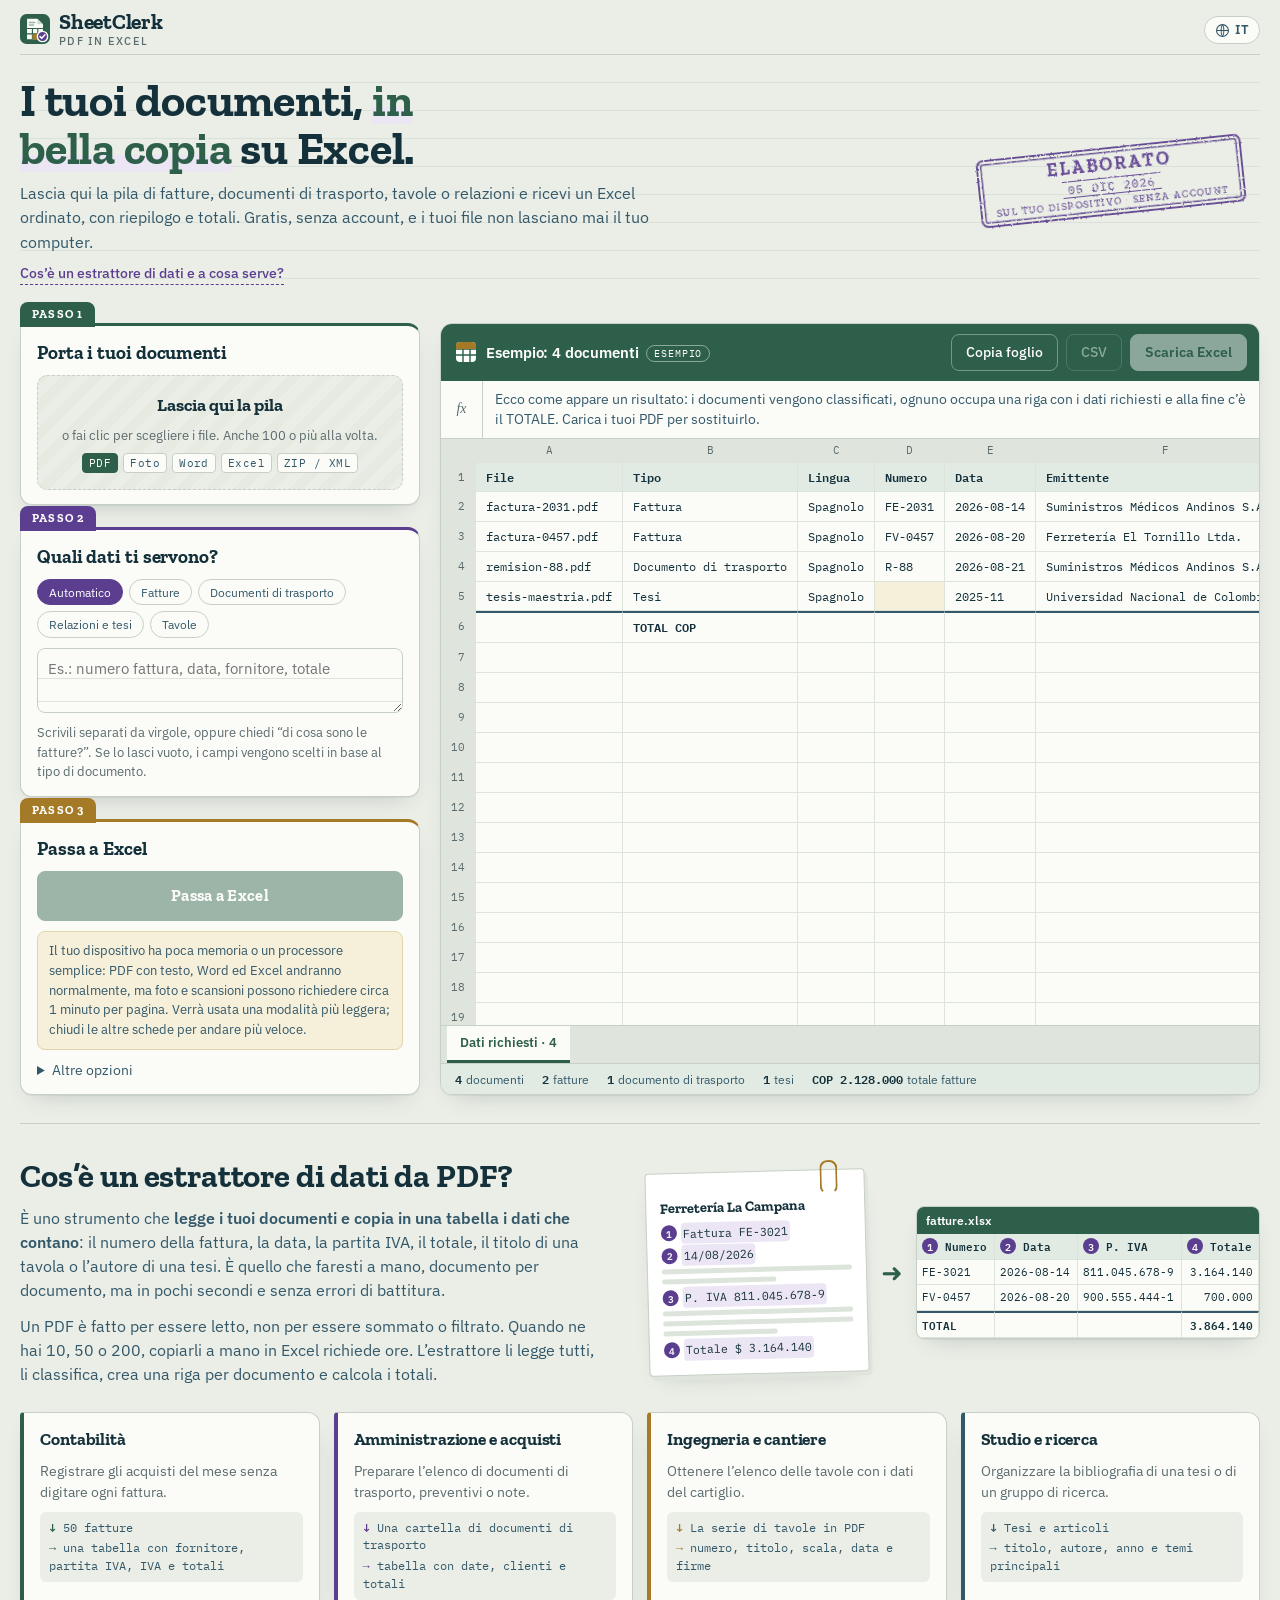
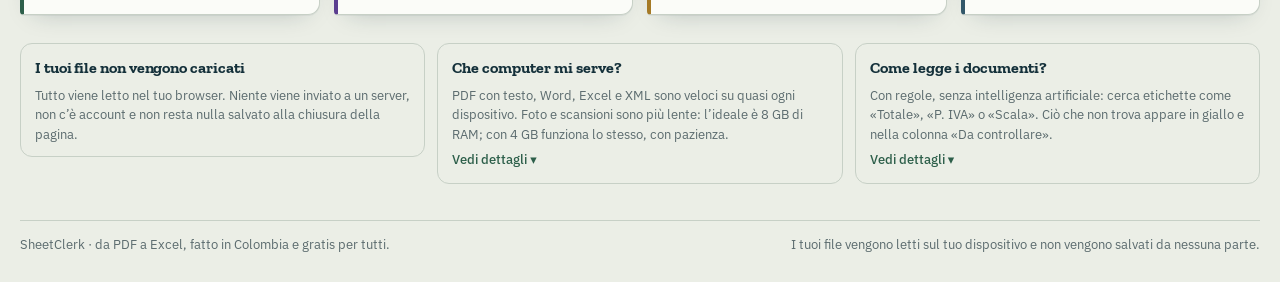
<file: it/index.html>
<!DOCTYPE html>
<html lang="it">
<head>
<meta charset="utf-8">
<meta name="viewport" content="width=device-width, initial-scale=1">
<title>SheetClerk · PDF in Excel: i tuoi documenti messi in bella copia</title>
<meta name="description" content="Estrattore di dati da PDF gratuito: carica fatture, documenti di trasporto, tavole, relazioni o foto e scarica un Excel ordinato con riepilogo e totali. Senza account e senza inviare i tuoi file.">
<meta http-equiv="Content-Security-Policy" content="default-src 'self'; script-src 'self' 'wasm-unsafe-eval'; worker-src 'self' blob:; connect-src 'self' data: blob:; img-src 'self' data: blob:; font-src 'self'; style-src 'self' 'unsafe-inline'; object-src 'none'; base-uri 'self'; form-action 'none'">
<meta name="referrer" content="no-referrer">
<meta name="theme-color" content="#2d5f4a">
<script src="/pdf-a-excel/lang.js?v=22"></script>
<link rel="icon" href="/pdf-a-excel/marca/icono.svg" type="image/svg+xml">
<link rel="icon" href="/pdf-a-excel/marca/icono-32.png" sizes="32x32" type="image/png">
<link rel="apple-touch-icon" href="/pdf-a-excel/marca/icono-180.png">
<link rel="manifest" href="/manifest.webmanifest">
<link rel="canonical" href="https://moav1927.github.io/it/">
<link rel="alternate" hreflang="es" href="https://moav1927.github.io/pdf-a-excel/">
<link rel="alternate" hreflang="en" href="https://moav1927.github.io/en/">
<link rel="alternate" hreflang="pt" href="https://moav1927.github.io/pt/">
<link rel="alternate" hreflang="fr" href="https://moav1927.github.io/fr/">
<link rel="alternate" hreflang="de" href="https://moav1927.github.io/de/">
<link rel="alternate" hreflang="it" href="https://moav1927.github.io/it/">
<link rel="alternate" hreflang="x-default" href="https://moav1927.github.io/en/">
<meta property="og:type" content="website">
<meta property="og:site_name" content="SheetClerk">
<meta property="og:locale" content="it_IT">
<meta property="og:title" content="SheetClerk · PDF in Excel: i tuoi documenti messi in bella copia">
<meta property="og:description" content="Estrattore di dati da PDF gratuito: carica fatture, documenti di trasporto, tavole, relazioni o foto e scarica un Excel ordinato con riepilogo e totali. Senza account e senza inviare i tuoi file.">
<meta property="og:image" content="https://moav1927.github.io/pdf-a-excel/marca/compartir.png">
<meta property="og:url" content="https://moav1927.github.io/it/">
<meta name="twitter:card" content="summary_large_image">
<!--
  SheetClerk (PDF a Excel) — funciona 100 % en el navegador; los archivos nunca salen del equipo.
  Página generada desde una plantilla (idioma: it). Motor: /pdf-a-excel/motor.js · estilos: /pdf-a-excel/estilo.css
  · textos del motor: /pdf-a-excel/i18n.js. Librerías y fuentes incluidas en /pdf-a-excel/lib (ver LICENSE).
-->
<link rel="preload" href="/pdf-a-excel/lib/fuentes/zilla-slab-latin-700-normal.woff2" as="font" type="font/woff2" crossorigin>
<link rel="stylesheet" href="/pdf-a-excel/estilo.css?v=22">
</head>
<body>
<svg width="0" height="0" style="position:absolute" aria-hidden="true"><filter id="tinta"><feTurbulence type="fractalNoise" baseFrequency=".85" numOctaves="2" seed="7" result="r"/><feDisplacementMap in="SourceGraphic" in2="r" scale="2.4"/></filter></svg>
<div class="envoltura">
  <div class="barra">
    <a class="marca" href="/it/" aria-label="SheetClerk, home"><svg width="30" height="30" viewBox="0 0 64 64" aria-hidden="true"> <rect width="64" height="64" rx="14" fill="#2d5f4a"/> <path d="M15 10h22l12 12v32H15z" fill="#fbfcf8"/> <path d="M37 10v12h12z" fill="#c9dccf"/> <path d="M20 18h12M20 23.5h9" stroke="#9db5a7" stroke-width="3" stroke-linecap="round"/> <path d="M15 31h34M15 42.5h34M26.5 31v23M38 31v23" stroke="#2d5f4a" stroke-width="2.4"/> <rect x="26.5" y="42.5" width="11.5" height="11.5" fill="#a57a26"/> <circle cx="48" cy="48" r="11" fill="#5b3e8f" stroke="#fbfcf8" stroke-width="3"/> <path d="M42.8 48.3l3.6 3.6 6.8-7.4" fill="none" stroke="#fff" stroke-width="3.2" stroke-linecap="round" stroke-linejoin="round"/> </svg><span>SheetClerk<small>PDF in Excel</small></span></a>
    <button class="instalar" id="instalar" hidden>Installa SheetClerk</button>
    <details class="idiomas"><summary aria-label="Lingua"><svg width="15" height="15" viewBox="0 0 24 24" aria-hidden="true"><circle cx="12" cy="12" r="9.5" fill="none" stroke="currentColor" stroke-width="1.8"/><path d="M2.5 12h19M12 2.5c3 3.2 3 15.8 0 19M12 2.5c-3 3.2-3 15.8 0 19" fill="none" stroke="currentColor" stroke-width="1.6"/></svg>IT</summary><ul><li><a href="/pdf-a-excel/" hreflang="es" lang="es" data-lang="es">Español</a></li><li><a href="/en/" hreflang="en" lang="en" data-lang="en">English</a></li><li><a href="/pt/" hreflang="pt" lang="pt" data-lang="pt">Português</a></li><li><a href="/fr/" hreflang="fr" lang="fr" data-lang="fr">Français</a></li><li><a href="/de/" hreflang="de" lang="de" data-lang="de">Deutsch</a></li><li><a href="/it/" hreflang="it" lang="it" data-lang="it" aria-current="page">Italiano</a></li></ul></details>
    
  </div>
  <header>
    <div class="texto">
      <h1>I tuoi documenti, <em>in bella copia</em> su Excel.</h1>
      <p>Lascia qui la pila di fatture, documenti di trasporto, tavole o relazioni e ricevi un Excel ordinato, con riepilogo e totali. Gratis, senza account, e i tuoi file non lasciano mai il tuo computer.</p>
      <a class="que-es" href="#que-es">Cos’è un estrattore di dati e a cosa serve?</a>
    </div>
    <div class="sello" aria-label="Elaborato: sul tuo dispositivo · senza account"><b>Elaborato</b><span class="fecha-sello">&nbsp;</span><small>sul tuo dispositivo · senza account</small></div>
  </header>

  <main class="mesa">
    <div class="pasos">
      <section class="paso" aria-labelledby="p1">
        <span class="pestana" aria-hidden="true">Passo 1</span>
        <h2 id="p1">Porta i tuoi documenti</h2>
        <label class="soltar" id="zona" for="entrada">
          <b>Lascia qui la pila</b>
          <span class="sub">o fai clic per scegliere i file. Anche 100 o più alla volta.</span>
          <span class="formatos"><span class="dest">PDF</span><span>Foto</span><span>Word</span><span>Excel</span><span>ZIP / XML</span></span>
          <input type="file" id="entrada" accept="application/pdf,.pdf,.zip,.xml,.xlsx,.xlsm,.xls,.ods,.csv,.docx,image/*,.png,.jpg,.jpeg,.webp,.bmp,.gif" multiple hidden>
        </label>
        <ul class="archivos" id="archivos" aria-label="File caricati"></ul>
        <button class="enlace" id="limpiar" hidden>Rimuovi tutti i file</button>
      </section>

      <section class="paso" aria-labelledby="p2">
        <span class="pestana" aria-hidden="true">Passo 2</span>
        <h2 id="p2">Quali dati ti servono?</h2>
        <div class="presets" id="presets" aria-label="Suggerimenti">
          <button type="button" data-v="" aria-pressed="true">Automatico</button>
          <button type="button" data-v="numero fattura, data, fornitore, partita iva, cliente, oggetto, categoria, imponibile, iva, ritenuta, totale, valuta" aria-pressed="false">Fatture</button>
          <button type="button" data-v="numero, data, cliente, indirizzo, città, vettore, targa" aria-pressed="false">Documenti di trasporto</button>
          <button type="button" data-v="titolo, autore, istituzione, data, pagine, temi principali, riepilogo" aria-pressed="false">Relazioni e tesi</button>
          <button type="button" data-v="numero tavola, titolo, progetto, scala, data, revisione, disegnato da, controllato da, approvato da, osservazioni" aria-pressed="false">Tavole</button>
        </div>
        <textarea id="pedido" aria-labelledby="p2" aria-describedby="ayudaPedido" placeholder="Es.: numero fattura, data, fornitore, totale"></textarea>
        <p class="campo-ayuda" id="ayudaPedido">Scrivili separati da virgole, oppure chiedi “di cosa sono le fatture?”. Se lo lasci vuoto, i campi vengono scelti in base al tipo di documento.</p>
      </section>

      <section class="paso" aria-labelledby="p3">
        <span class="pestana" aria-hidden="true">Passo 3</span>
        <h2 id="p3">Passa a Excel</h2>
        <div class="botones">
          <button class="btn grande" id="convertir" disabled>Passa a Excel</button>
          <button class="btn sec" id="detener" hidden>Ferma</button>
        </div>
        <progress id="progreso" max="1" value="0" hidden></progress>
        <div class="estado" id="estado" role="status" aria-live="polite"></div>
        <p class="aviso-equipo" id="avisoEquipo" hidden>Il tuo dispositivo ha poca memoria o un processore semplice: PDF con testo, Word ed Excel andranno normalmente, ma foto e scansioni possono richiedere circa 1 minuto per pagina. Verrà usata una modalità più leggera; chiudi le altre schede per andare più veloce.</p>
        <details class="opciones">
          <summary>Altre opzioni</summary>
          <label class="opcion" for="conItems"><input type="checkbox" id="conItems" checked>
            <span>Includi le tabelle dei documenti (voci delle fatture e tabelle delle relazioni).</span></label>
          <label class="opcion" for="conTexto"><input type="checkbox" id="conTexto">
            <span>Includi un foglio con tutto il testo, riga per riga.</span></label>
          <label class="opcion" for="forzarOcr"><input type="checkbox" id="forzarOcr">
            <span>Leggi tutto come scansione (OCR). È lento: usalo solo se il testo esce male.</span></label>
        </details>
      </section>
    </div>

    <section class="libro" aria-label="Anteprima dell’Excel">
      <div class="libro-cab">
        <div class="nombre"><svg width="22" height="22" viewBox="0 0 22 22" aria-hidden="true"><rect x="1" y="1" width="20" height="20" rx="4" fill="#ffffff"/><path d="M1 8h20M1 14h20M8 8v13M15 8v13" stroke="#2d5f4a" stroke-width="1.4"/><rect x="1" y="1" width="20" height="7" rx="4" fill="#a57a26"/><rect x="1" y="5" width="20" height="3" fill="#a57a26"/></svg><h2 id="titulo"></h2></div>
        <div class="botones">
          <button class="btn sec" id="copiar">Copia foglio</button>
          <button class="btn sec" id="csv" disabled title="Scarica solo il foglio che stai guardando, in formato CSV">CSV</button>
          <button class="btn claro" id="descargar" disabled>Scarica Excel</button>
        </div>
      </div>
      <div class="barra-fx"><span class="fx" aria-hidden="true">fx</span><p class="resumen" id="resumen"></p></div>
      <div class="tabla-caja" id="tablaCaja"></div>
      <div class="pestanas" id="pestanas" role="tablist" aria-label="Fogli"></div>
      <div class="cifras" id="cifras"></div>
      <div class="sello sello-listo" id="selloListo" aria-hidden="true"><b>Fatto</b><span class="fecha-sello">&nbsp;</span><small>in bella copia</small></div>
    </section>
  </main>

  <section class="explica" id="que-es" aria-labelledby="t-que-es">
    <div class="explica-a">
      <div class="texto">
        <h2 id="t-que-es">Cos’è un estrattore di dati da PDF?</h2>
        <p>È uno strumento che <b>legge i tuoi documenti e copia in una tabella i dati che contano</b>: il numero della fattura, la data, la partita IVA, il totale, il titolo di una tavola o l’autore di una tesi. È quello che faresti a mano, documento per documento, ma in pochi secondi e senza errori di battitura.</p>
        <p>Un PDF è fatto per essere letto, non per essere sommato o filtrato. Quando ne hai 10, 50 o 200, copiarli a mano in Excel richiede ore. L’estrattore li legge tutti, li classifica, crea una riga per documento e calcola i totali.</p>
      </div>
      <div class="diagrama" aria-label="Esempio: da una fattura PDF a una riga di Excel">
        <div class="papel" aria-hidden="true">
          <span class="enc">Ferretería La Campana</span>
          <span class="marca-dato"><span class="n">1</span><span>Fattura FE-3021</span></span>
          <span class="marca-dato"><span class="n">2</span><span>14/08/2026</span></span>
          <span class="raya"></span><span class="raya corta"></span>
          <span class="marca-dato"><span class="n">3</span><span>P. IVA 811.045.678-9</span></span>
          <span class="raya"></span><span class="raya"></span><span class="raya corta"></span>
          <span class="marca-dato"><span class="n">4</span><span>Totale $ 3.164.140</span></span>
        </div>
        <span class="flecha" aria-hidden="true">➜</span>
        <div class="mini-excel">
          <div class="top">fatture.xlsx</div>
          <table>
            <thead><tr><th><span class="n">1</span> Numero</th><th><span class="n">2</span> Data</th><th><span class="n">3</span> P. IVA</th><th><span class="n">4</span> Totale</th></tr></thead>
            <tbody>
              <tr><td>FE-3021</td><td>2026-08-14</td><td>811.045.678-9</td><td class="num">3.164.140</td></tr>
              <tr><td>FV-0457</td><td>2026-08-20</td><td>900.555.444-1</td><td class="num">700.000</td></tr>
              <tr class="total"><td>TOTAL</td><td></td><td></td><td class="num">3.864.140</td></tr>
            </tbody>
          </table>
        </div>
      </div>
    </div>
    <div class="usos" aria-label="A cosa serve?">
      <article class="uso">
        <h3>Contabilità</h3>
        <p>Registrare gli acquisti del mese senza digitare ogni fattura.</p>
        <div class="ej"><span>50 fatture</span><span>una tabella con fornitore, partita IVA, IVA e totali</span></div>
        
      </article>
      <article class="uso">
        <h3>Amministrazione e acquisti</h3>
        <p>Preparare l’elenco di documenti di trasporto, preventivi o note.</p>
        <div class="ej"><span>Una cartella di documenti di trasporto</span><span>tabella con date, clienti e totali</span></div>
        
      </article>
      <article class="uso">
        <h3>Ingegneria e cantiere</h3>
        <p>Ottenere l’elenco delle tavole con i dati del cartiglio.</p>
        <div class="ej"><span>La serie di tavole in PDF</span><span>numero, titolo, scala, data e firme</span></div>
        
      </article>
      <article class="uso">
        <h3>Studio e ricerca</h3>
        <p>Organizzare la bibliografia di una tesi o di un gruppo di ricerca.</p>
        <div class="ej"><span>Tesi e articoli</span><span>titolo, autore, anno e temi principali</span></div>
        
      </article>
    </div>
  </section>

  <aside class="ayuda" aria-label="Aiuto">
      <div class="tarjeta">
        <h3>I tuoi file non vengono caricati</h3>
        <p>Tutto viene letto nel tuo browser. Niente viene inviato a un server, non c’è account e non resta nulla salvato alla chiusura della pagina.</p>
      </div>
      <details>
        <summary>Che computer mi serve?<span class="breve">PDF con testo, Word, Excel e XML sono veloci su quasi ogni dispositivo. Foto e scansioni sono più lente: l’ideale è 8 GB di RAM; con 4 GB funziona lo stesso, con pazienza.</span><span class="mas">Vedi dettagli</span></summary>
        <ul>
          <li><b>PDF con testo, Word, Excel e XML:</b> pochi secondi su quasi ogni dispositivo, anche con 100 file o più.</li>
          <li><b>Foto e PDF scansionati (OCR):</b> la parte pesante. Con 8 GB di RAM e 4 core, circa 3–10 secondi per pagina; con 4 GB, da 30 secondi a 1 minuto.</li>
          <li><b>Minimo:</b> 4 GB di RAM e Chrome, Edge o Firefox aggiornati. Sul telefono funziona, ma più lentamente.</li>
          <li><b>Consiglio:</b> chiudi le altre schede e carica le scansioni in gruppi da 5 a 10.</li>
        </ul>
      </details>
      <details>
        <summary>Come legge i documenti?<span class="breve">Con regole, senza intelligenza artificiale: cerca etichette come «Totale», «P. IVA» o «Scala». Ciò che non trova appare in giallo e nella colonna «Da controllare».</span><span class="mas">Vedi dettagli</span></summary>
        <p>Nell’anteprima puoi <b>correggere qualsiasi dato con un doppio clic</b>: i totali vengono ricalcolati e la modifica finisce nell’Excel. Riconosce i formati comuni in più lingue («Totale:», «Invoice No.», «Rechnungsdatum», «Scala», «Drawn by»…). Foto e scansioni vengono lette con l’OCR: la prima volta si scaricano circa 6 MB che restano salvati nel browser.</p>
      </details>
  </aside>
  <footer class="pie"><span>SheetClerk · da PDF a Excel, fatto in Colombia e gratis per tutti.</span><span>I tuoi file vengono letti sul tuo dispositivo e non vengono salvati da nessuna parte.</span></footer>
</div>

<script src="/pdf-a-excel/lib/pdf.min.js"></script>
<script src="/pdf-a-excel/lib/xlsx.full.min.js"></script>
<script src="/pdf-a-excel/lib/tesseract.min.js"></script>
<script src="/pdf-a-excel/i18n.js?v=22"></script>
<script src="/pdf-a-excel/motor.js?v=22"></script>
</body>
</html>
</file>
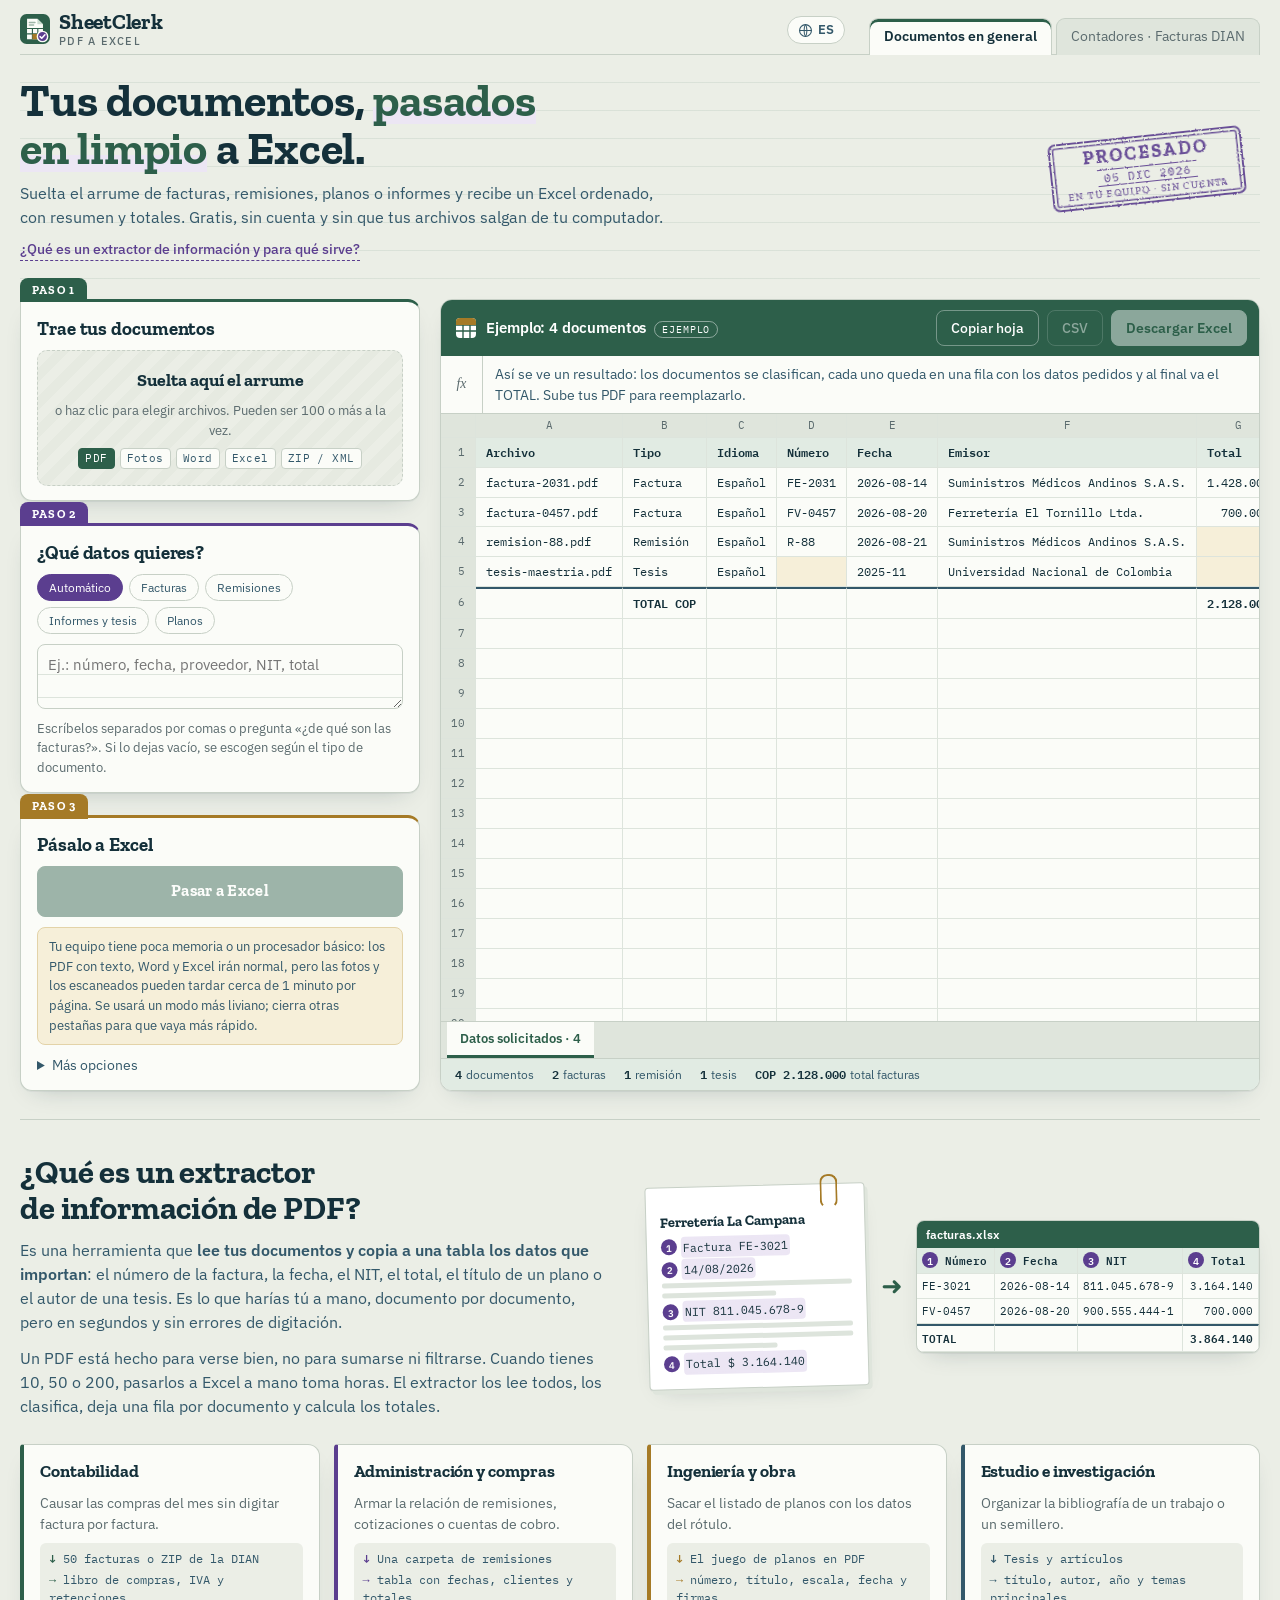
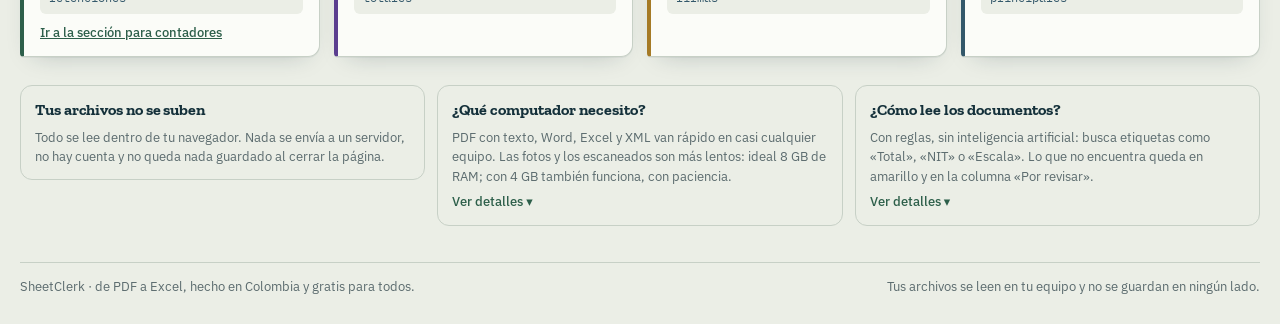
<file: pdf-a-excel/index.html>
<!DOCTYPE html>
<html lang="es">
<head>
<meta charset="utf-8">
<meta name="viewport" content="width=device-width, initial-scale=1">
<title>SheetClerk · PDF a Excel: tus documentos pasados en limpio</title>
<meta name="description" content="Extractor de información de PDF gratis: sube facturas, remisiones, planos, informes o fotos y descarga un Excel ordenado con resumen y totales. Sin cuenta y sin subir tus archivos.">
<meta http-equiv="Content-Security-Policy" content="default-src 'self'; script-src 'self' 'wasm-unsafe-eval'; worker-src 'self' blob:; connect-src 'self' data: blob:; img-src 'self' data: blob:; font-src 'self'; style-src 'self' 'unsafe-inline'; object-src 'none'; base-uri 'self'; form-action 'none'">
<meta name="referrer" content="no-referrer">
<meta name="theme-color" content="#2d5f4a">
<script src="/pdf-a-excel/lang.js?v=22"></script>
<link rel="icon" href="/pdf-a-excel/marca/icono.svg" type="image/svg+xml">
<link rel="icon" href="/pdf-a-excel/marca/icono-32.png" sizes="32x32" type="image/png">
<link rel="apple-touch-icon" href="/pdf-a-excel/marca/icono-180.png">
<link rel="manifest" href="/manifest.webmanifest">
<link rel="canonical" href="https://moav1927.github.io/pdf-a-excel/">
<link rel="alternate" hreflang="es" href="https://moav1927.github.io/pdf-a-excel/">
<link rel="alternate" hreflang="en" href="https://moav1927.github.io/en/">
<link rel="alternate" hreflang="pt" href="https://moav1927.github.io/pt/">
<link rel="alternate" hreflang="fr" href="https://moav1927.github.io/fr/">
<link rel="alternate" hreflang="de" href="https://moav1927.github.io/de/">
<link rel="alternate" hreflang="it" href="https://moav1927.github.io/it/">
<link rel="alternate" hreflang="x-default" href="https://moav1927.github.io/en/">
<meta property="og:type" content="website">
<meta property="og:site_name" content="SheetClerk">
<meta property="og:locale" content="es_CO">
<meta property="og:title" content="SheetClerk · PDF a Excel: tus documentos pasados en limpio">
<meta property="og:description" content="Extractor de información de PDF gratis: sube facturas, remisiones, planos, informes o fotos y descarga un Excel ordenado con resumen y totales. Sin cuenta y sin subir tus archivos.">
<meta property="og:image" content="https://moav1927.github.io/pdf-a-excel/marca/compartir.png">
<meta property="og:url" content="https://moav1927.github.io/pdf-a-excel/">
<meta name="twitter:card" content="summary_large_image">
<!--
  SheetClerk (PDF a Excel) — funciona 100 % en el navegador; los archivos nunca salen del equipo.
  Página generada desde una plantilla (idioma: es). Motor: /pdf-a-excel/motor.js · estilos: /pdf-a-excel/estilo.css
  · textos del motor: /pdf-a-excel/i18n.js. Librerías y fuentes incluidas en /pdf-a-excel/lib (ver LICENSE).
-->
<link rel="preload" href="/pdf-a-excel/lib/fuentes/zilla-slab-latin-700-normal.woff2" as="font" type="font/woff2" crossorigin>
<link rel="stylesheet" href="/pdf-a-excel/estilo.css?v=22">
</head>
<body>
<svg width="0" height="0" style="position:absolute" aria-hidden="true"><filter id="tinta"><feTurbulence type="fractalNoise" baseFrequency=".85" numOctaves="2" seed="7" result="r"/><feDisplacementMap in="SourceGraphic" in2="r" scale="2.4"/></filter></svg>
<div class="envoltura">
  <div class="barra">
    <a class="marca" href="/pdf-a-excel/" aria-label="SheetClerk, inicio"><svg width="30" height="30" viewBox="0 0 64 64" aria-hidden="true"> <rect width="64" height="64" rx="14" fill="#2d5f4a"/> <path d="M15 10h22l12 12v32H15z" fill="#fbfcf8"/> <path d="M37 10v12h12z" fill="#c9dccf"/> <path d="M20 18h12M20 23.5h9" stroke="#9db5a7" stroke-width="3" stroke-linecap="round"/> <path d="M15 31h34M15 42.5h34M26.5 31v23M38 31v23" stroke="#2d5f4a" stroke-width="2.4"/> <rect x="26.5" y="42.5" width="11.5" height="11.5" fill="#a57a26"/> <circle cx="48" cy="48" r="11" fill="#5b3e8f" stroke="#fbfcf8" stroke-width="3"/> <path d="M42.8 48.3l3.6 3.6 6.8-7.4" fill="none" stroke="#fff" stroke-width="3.2" stroke-linecap="round" stroke-linejoin="round"/> </svg><span>SheetClerk<small>PDF a Excel</small></span></a>
    <button class="instalar" id="instalar" hidden>Instalar SheetClerk</button>
    <details class="idiomas"><summary aria-label="Idioma"><svg width="15" height="15" viewBox="0 0 24 24" aria-hidden="true"><circle cx="12" cy="12" r="9.5" fill="none" stroke="currentColor" stroke-width="1.8"/><path d="M2.5 12h19M12 2.5c3 3.2 3 15.8 0 19M12 2.5c-3 3.2-3 15.8 0 19" fill="none" stroke="currentColor" stroke-width="1.6"/></svg>ES</summary><ul><li><a href="/pdf-a-excel/" hreflang="es" lang="es" data-lang="es" aria-current="page">Español</a></li><li><a href="/en/" hreflang="en" lang="en" data-lang="en">English</a></li><li><a href="/pt/" hreflang="pt" lang="pt" data-lang="pt">Português</a></li><li><a href="/fr/" hreflang="fr" lang="fr" data-lang="fr">Français</a></li><li><a href="/de/" hreflang="de" lang="de" data-lang="de">Deutsch</a></li><li><a href="/it/" hreflang="it" lang="it" data-lang="it">Italiano</a></li></ul></details>
    <nav class="secciones" aria-label="Secciones"><a href="/pdf-a-excel/" aria-current="page">Documentos en general</a><a href="/contadores/">Contadores · Facturas DIAN</a></nav>
  </div>
  <header>
    <div class="texto">
      <h1>Tus documentos, <em>pasados en limpio</em> a Excel.</h1>
      <p>Suelta el arrume de facturas, remisiones, planos o informes y recibe un Excel ordenado, con resumen y totales. Gratis, sin cuenta y sin que tus archivos salgan de tu computador.</p>
      <a class="que-es" href="#que-es">¿Qué es un extractor de información y para qué sirve?</a>
    </div>
    <div class="sello" aria-label="Procesado: en tu equipo · sin cuenta"><b>Procesado</b><span class="fecha-sello">&nbsp;</span><small>en tu equipo · sin cuenta</small></div>
  </header>

  <main class="mesa">
    <div class="pasos">
      <section class="paso" aria-labelledby="p1">
        <span class="pestana" aria-hidden="true">Paso 1</span>
        <h2 id="p1">Trae tus documentos</h2>
        <label class="soltar" id="zona" for="entrada">
          <b>Suelta aquí el arrume</b>
          <span class="sub">o haz clic para elegir archivos. Pueden ser 100 o más a la vez.</span>
          <span class="formatos"><span class="dest">PDF</span><span>Fotos</span><span>Word</span><span>Excel</span><span>ZIP / XML</span></span>
          <input type="file" id="entrada" accept="application/pdf,.pdf,.zip,.xml,.xlsx,.xlsm,.xls,.ods,.csv,.docx,image/*,.png,.jpg,.jpeg,.webp,.bmp,.gif" multiple hidden>
        </label>
        <ul class="archivos" id="archivos" aria-label="Archivos cargados"></ul>
        <button class="enlace" id="limpiar" hidden>Quitar todos los archivos</button>
      </section>

      <section class="paso" aria-labelledby="p2">
        <span class="pestana" aria-hidden="true">Paso 2</span>
        <h2 id="p2">¿Qué datos quieres?</h2>
        <div class="presets" id="presets" aria-label="Sugerencias">
          <button type="button" data-v="" aria-pressed="true">Automático</button>
          <button type="button" data-v="número, fecha, proveedor, NIT, cliente, concepto, categoría, subtotal, IVA, retención, total, moneda" aria-pressed="false">Facturas</button>
          <button type="button" data-v="número, fecha, cliente, dirección, ciudad, transportador, placa" aria-pressed="false">Remisiones</button>
          <button type="button" data-v="título, autor, institución, fecha, páginas, temas, resumen" aria-pressed="false">Informes y tesis</button>
          <button type="button" data-v="número de plano, título, proyecto, escala, fecha, revisión, dibujó, revisó, aprobó, observaciones" aria-pressed="false">Planos</button>
        </div>
        <textarea id="pedido" aria-labelledby="p2" aria-describedby="ayudaPedido" placeholder="Ej.: número, fecha, proveedor, NIT, total"></textarea>
        <p class="campo-ayuda" id="ayudaPedido">Escríbelos separados por comas o pregunta «¿de qué son las facturas?». Si lo dejas vacío, se escogen según el tipo de documento.</p>
      </section>

      <section class="paso" aria-labelledby="p3">
        <span class="pestana" aria-hidden="true">Paso 3</span>
        <h2 id="p3">Pásalo a Excel</h2>
        <div class="botones">
          <button class="btn grande" id="convertir" disabled>Pasar a Excel</button>
          <button class="btn sec" id="detener" hidden>Detener</button>
        </div>
        <progress id="progreso" max="1" value="0" hidden></progress>
        <div class="estado" id="estado" role="status" aria-live="polite"></div>
        <p class="aviso-equipo" id="avisoEquipo" hidden>Tu equipo tiene poca memoria o un procesador básico: los PDF con texto, Word y Excel irán normal, pero las fotos y los escaneados pueden tardar cerca de 1 minuto por página. Se usará un modo más liviano; cierra otras pestañas para que vaya más rápido.</p>
        <details class="opciones">
          <summary>Más opciones</summary>
          <label class="opcion" for="conItems"><input type="checkbox" id="conItems" checked>
            <span>Incluir las tablas de los documentos (ítems de facturas y tablas de informes).</span></label>
          <label class="opcion" for="conTexto"><input type="checkbox" id="conTexto">
            <span>Incluir una hoja con todo el texto, línea por línea.</span></label>
          <label class="opcion" for="forzarOcr"><input type="checkbox" id="forzarOcr">
            <span>Leer todo como escaneado (OCR). Es lento: úsalo solo si el texto sale mal.</span></label>
        </details>
      </section>
    </div>

    <section class="libro" aria-label="Vista previa del Excel">
      <div class="libro-cab">
        <div class="nombre"><svg width="22" height="22" viewBox="0 0 22 22" aria-hidden="true"><rect x="1" y="1" width="20" height="20" rx="4" fill="#ffffff"/><path d="M1 8h20M1 14h20M8 8v13M15 8v13" stroke="#2d5f4a" stroke-width="1.4"/><rect x="1" y="1" width="20" height="7" rx="4" fill="#a57a26"/><rect x="1" y="5" width="20" height="3" fill="#a57a26"/></svg><h2 id="titulo"></h2></div>
        <div class="botones">
          <button class="btn sec" id="copiar">Copiar hoja</button>
          <button class="btn sec" id="csv" disabled title="Descarga solo la hoja que estás viendo, en formato CSV">CSV</button>
          <button class="btn claro" id="descargar" disabled>Descargar Excel</button>
        </div>
      </div>
      <div class="barra-fx"><span class="fx" aria-hidden="true">fx</span><p class="resumen" id="resumen"></p></div>
      <div class="tabla-caja" id="tablaCaja"></div>
      <div class="pestanas" id="pestanas" role="tablist" aria-label="Hojas"></div>
      <div class="cifras" id="cifras"></div>
      <div class="sello sello-listo" id="selloListo" aria-hidden="true"><b>Listo</b><span class="fecha-sello">&nbsp;</span><small>pasado en limpio</small></div>
    </section>
  </main>

  <section class="explica" id="que-es" aria-labelledby="t-que-es">
    <div class="explica-a">
      <div class="texto">
        <h2 id="t-que-es">¿Qué es un extractor de información de PDF?</h2>
        <p>Es una herramienta que <b>lee tus documentos y copia a una tabla los datos que importan</b>: el número de la factura, la fecha, el NIT, el total, el título de un plano o el autor de una tesis. Es lo que harías tú a mano, documento por documento, pero en segundos y sin errores de digitación.</p>
        <p>Un PDF está hecho para verse bien, no para sumarse ni filtrarse. Cuando tienes 10, 50 o 200, pasarlos a Excel a mano toma horas. El extractor los lee todos, los clasifica, deja una fila por documento y calcula los totales.</p>
      </div>
      <div class="diagrama" aria-label="Ejemplo: de una factura en PDF a una fila de Excel">
        <div class="papel" aria-hidden="true">
          <span class="enc">Ferretería La Campana</span>
          <span class="marca-dato"><span class="n">1</span><span>Factura FE-3021</span></span>
          <span class="marca-dato"><span class="n">2</span><span>14/08/2026</span></span>
          <span class="raya"></span><span class="raya corta"></span>
          <span class="marca-dato"><span class="n">3</span><span>NIT 811.045.678-9</span></span>
          <span class="raya"></span><span class="raya"></span><span class="raya corta"></span>
          <span class="marca-dato"><span class="n">4</span><span>Total $ 3.164.140</span></span>
        </div>
        <span class="flecha" aria-hidden="true">➜</span>
        <div class="mini-excel">
          <div class="top">facturas.xlsx</div>
          <table>
            <thead><tr><th><span class="n">1</span> Número</th><th><span class="n">2</span> Fecha</th><th><span class="n">3</span> NIT</th><th><span class="n">4</span> Total</th></tr></thead>
            <tbody>
              <tr><td>FE-3021</td><td>2026-08-14</td><td>811.045.678-9</td><td class="num">3.164.140</td></tr>
              <tr><td>FV-0457</td><td>2026-08-20</td><td>900.555.444-1</td><td class="num">700.000</td></tr>
              <tr class="total"><td>TOTAL</td><td></td><td></td><td class="num">3.864.140</td></tr>
            </tbody>
          </table>
        </div>
      </div>
    </div>
    <div class="usos" aria-label="¿Para qué sirve?">
      <article class="uso">
        <h3>Contabilidad</h3>
        <p>Causar las compras del mes sin digitar factura por factura.</p>
        <div class="ej"><span>50 facturas o ZIP de la DIAN</span><span>libro de compras, IVA y retenciones</span></div>
        <a href="../contadores/">Ir a la sección para contadores</a>
      </article>
      <article class="uso">
        <h3>Administración y compras</h3>
        <p>Armar la relación de remisiones, cotizaciones o cuentas de cobro.</p>
        <div class="ej"><span>Una carpeta de remisiones</span><span>tabla con fechas, clientes y totales</span></div>
        
      </article>
      <article class="uso">
        <h3>Ingeniería y obra</h3>
        <p>Sacar el listado de planos con los datos del rótulo.</p>
        <div class="ej"><span>El juego de planos en PDF</span><span>número, título, escala, fecha y firmas</span></div>
        
      </article>
      <article class="uso">
        <h3>Estudio e investigación</h3>
        <p>Organizar la bibliografía de un trabajo o un semillero.</p>
        <div class="ej"><span>Tesis y artículos</span><span>título, autor, año y temas principales</span></div>
        
      </article>
    </div>
  </section>

  <aside class="ayuda" aria-label="Ayuda">
      <div class="tarjeta">
        <h3>Tus archivos no se suben</h3>
        <p>Todo se lee dentro de tu navegador. Nada se envía a un servidor, no hay cuenta y no queda nada guardado al cerrar la página.</p>
      </div>
      <details>
        <summary>¿Qué computador necesito?<span class="breve">PDF con texto, Word, Excel y XML van rápido en casi cualquier equipo. Las fotos y los escaneados son más lentos: ideal 8 GB de RAM; con 4 GB también funciona, con paciencia.</span><span class="mas">Ver detalles</span></summary>
        <ul>
          <li><b>PDF con texto, Word, Excel y XML:</b> segundos en casi cualquier equipo, incluso con 100 archivos o más.</li>
          <li><b>Fotos y PDF escaneados (OCR):</b> la parte pesada. Con 8 GB de RAM y 4 núcleos, unos 3 a 10 segundos por página; con 4 GB, de 30 segundos a 1 minuto.</li>
          <li><b>Mínimo:</b> 4 GB de RAM y Chrome, Edge o Firefox actualizados. En celular funciona, pero más lento.</li>
          <li><b>Consejo:</b> cierra otras pestañas y sube los escaneados en grupos de 5 a 10.</li>
        </ul>
      </details>
      <details>
        <summary>¿Cómo lee los documentos?<span class="breve">Con reglas, sin inteligencia artificial: busca etiquetas como «Total», «NIT» o «Escala». Lo que no encuentra queda en amarillo y en la columna «Por revisar».</span><span class="mas">Ver detalles</span></summary>
        <p>En la vista previa puedes <b>corregir cualquier dato con doble clic</b>: los totales se recalculan y el cambio sale en el Excel. Reconoce los formatos habituales en varios idiomas («Total:», «Invoice No.», «NIT», «Escala», «Drawn by»…). Las fotos y escaneados se leen con OCR (reconocimiento de texto en imágenes): la primera vez se descargan unos 6 MB que quedan guardados en el navegador.</p>
      </details>
  </aside>
  <footer class="pie"><span>SheetClerk · de PDF a Excel, hecho en Colombia y gratis para todos.</span><span>Tus archivos se leen en tu equipo y no se guardan en ningún lado.</span></footer>
</div>

<script src="/pdf-a-excel/lib/pdf.min.js"></script>
<script src="/pdf-a-excel/lib/xlsx.full.min.js"></script>
<script src="/pdf-a-excel/lib/tesseract.min.js"></script>
<script src="/pdf-a-excel/motor.js?v=22"></script>
</body>
</html>
</file>
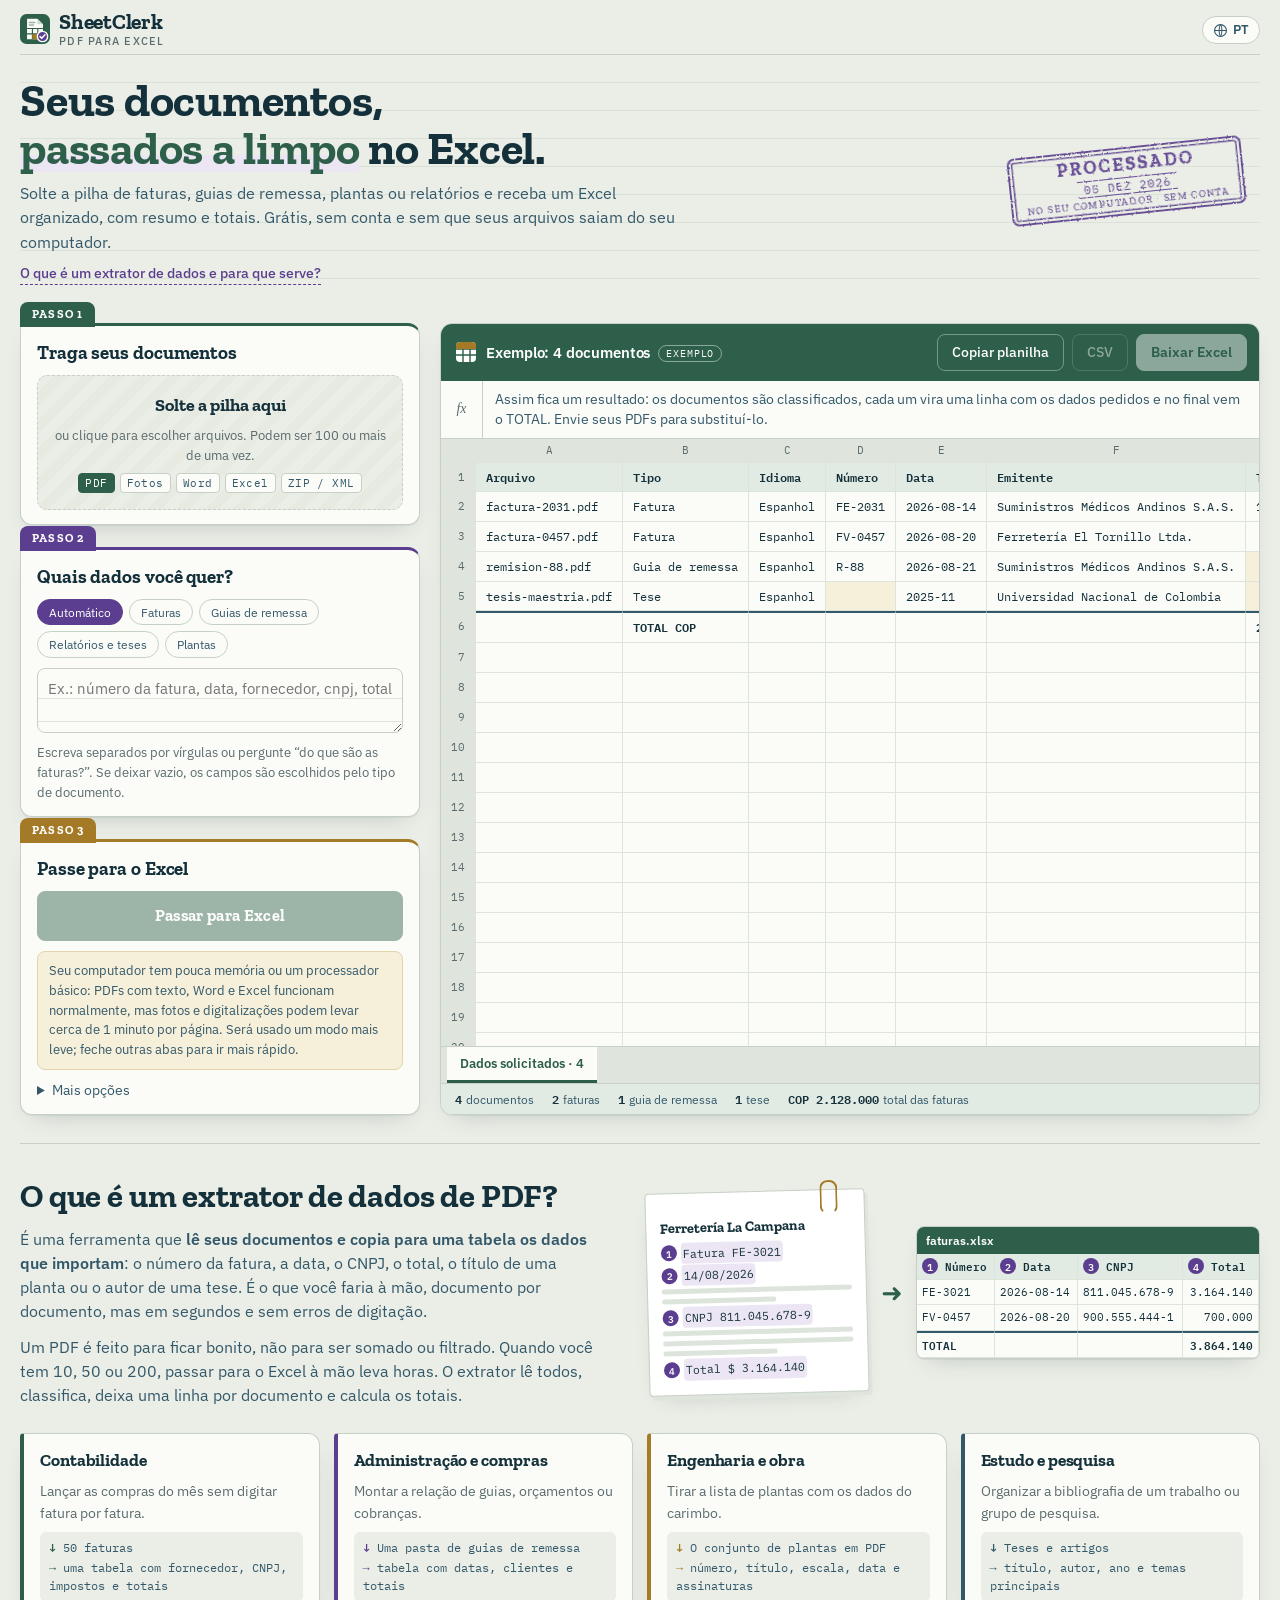
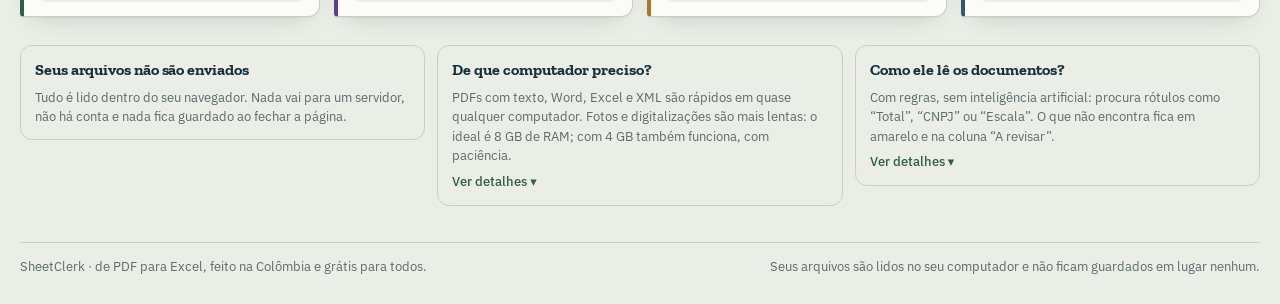
<file: pt/index.html>
<!DOCTYPE html>
<html lang="pt">
<head>
<meta charset="utf-8">
<meta name="viewport" content="width=device-width, initial-scale=1">
<title>SheetClerk · PDF para Excel: seus documentos passados a limpo</title>
<meta name="description" content="Extrator de dados de PDF grátis: envie faturas, notas, plantas, relatórios ou fotos e baixe um Excel organizado com resumo e totais. Sem conta e sem enviar seus arquivos.">
<meta http-equiv="Content-Security-Policy" content="default-src 'self'; script-src 'self' 'wasm-unsafe-eval'; worker-src 'self' blob:; connect-src 'self' data: blob:; img-src 'self' data: blob:; font-src 'self'; style-src 'self' 'unsafe-inline'; object-src 'none'; base-uri 'self'; form-action 'none'">
<meta name="referrer" content="no-referrer">
<meta name="theme-color" content="#2d5f4a">
<script src="/pdf-a-excel/lang.js?v=22"></script>
<link rel="icon" href="/pdf-a-excel/marca/icono.svg" type="image/svg+xml">
<link rel="icon" href="/pdf-a-excel/marca/icono-32.png" sizes="32x32" type="image/png">
<link rel="apple-touch-icon" href="/pdf-a-excel/marca/icono-180.png">
<link rel="manifest" href="/manifest.webmanifest">
<link rel="canonical" href="https://moav1927.github.io/pt/">
<link rel="alternate" hreflang="es" href="https://moav1927.github.io/pdf-a-excel/">
<link rel="alternate" hreflang="en" href="https://moav1927.github.io/en/">
<link rel="alternate" hreflang="pt" href="https://moav1927.github.io/pt/">
<link rel="alternate" hreflang="fr" href="https://moav1927.github.io/fr/">
<link rel="alternate" hreflang="de" href="https://moav1927.github.io/de/">
<link rel="alternate" hreflang="it" href="https://moav1927.github.io/it/">
<link rel="alternate" hreflang="x-default" href="https://moav1927.github.io/en/">
<meta property="og:type" content="website">
<meta property="og:site_name" content="SheetClerk">
<meta property="og:locale" content="pt_BR">
<meta property="og:title" content="SheetClerk · PDF para Excel: seus documentos passados a limpo">
<meta property="og:description" content="Extrator de dados de PDF grátis: envie faturas, notas, plantas, relatórios ou fotos e baixe um Excel organizado com resumo e totais. Sem conta e sem enviar seus arquivos.">
<meta property="og:image" content="https://moav1927.github.io/pdf-a-excel/marca/compartir.png">
<meta property="og:url" content="https://moav1927.github.io/pt/">
<meta name="twitter:card" content="summary_large_image">
<!--
  SheetClerk (PDF a Excel) — funciona 100 % en el navegador; los archivos nunca salen del equipo.
  Página generada desde una plantilla (idioma: pt). Motor: /pdf-a-excel/motor.js · estilos: /pdf-a-excel/estilo.css
  · textos del motor: /pdf-a-excel/i18n.js. Librerías y fuentes incluidas en /pdf-a-excel/lib (ver LICENSE).
-->
<link rel="preload" href="/pdf-a-excel/lib/fuentes/zilla-slab-latin-700-normal.woff2" as="font" type="font/woff2" crossorigin>
<link rel="stylesheet" href="/pdf-a-excel/estilo.css?v=22">
</head>
<body>
<svg width="0" height="0" style="position:absolute" aria-hidden="true"><filter id="tinta"><feTurbulence type="fractalNoise" baseFrequency=".85" numOctaves="2" seed="7" result="r"/><feDisplacementMap in="SourceGraphic" in2="r" scale="2.4"/></filter></svg>
<div class="envoltura">
  <div class="barra">
    <a class="marca" href="/pt/" aria-label="SheetClerk, início"><svg width="30" height="30" viewBox="0 0 64 64" aria-hidden="true"> <rect width="64" height="64" rx="14" fill="#2d5f4a"/> <path d="M15 10h22l12 12v32H15z" fill="#fbfcf8"/> <path d="M37 10v12h12z" fill="#c9dccf"/> <path d="M20 18h12M20 23.5h9" stroke="#9db5a7" stroke-width="3" stroke-linecap="round"/> <path d="M15 31h34M15 42.5h34M26.5 31v23M38 31v23" stroke="#2d5f4a" stroke-width="2.4"/> <rect x="26.5" y="42.5" width="11.5" height="11.5" fill="#a57a26"/> <circle cx="48" cy="48" r="11" fill="#5b3e8f" stroke="#fbfcf8" stroke-width="3"/> <path d="M42.8 48.3l3.6 3.6 6.8-7.4" fill="none" stroke="#fff" stroke-width="3.2" stroke-linecap="round" stroke-linejoin="round"/> </svg><span>SheetClerk<small>PDF para Excel</small></span></a>
    <button class="instalar" id="instalar" hidden>Instalar SheetClerk</button>
    <details class="idiomas"><summary aria-label="Idioma"><svg width="15" height="15" viewBox="0 0 24 24" aria-hidden="true"><circle cx="12" cy="12" r="9.5" fill="none" stroke="currentColor" stroke-width="1.8"/><path d="M2.5 12h19M12 2.5c3 3.2 3 15.8 0 19M12 2.5c-3 3.2-3 15.8 0 19" fill="none" stroke="currentColor" stroke-width="1.6"/></svg>PT</summary><ul><li><a href="/pdf-a-excel/" hreflang="es" lang="es" data-lang="es">Español</a></li><li><a href="/en/" hreflang="en" lang="en" data-lang="en">English</a></li><li><a href="/pt/" hreflang="pt" lang="pt" data-lang="pt" aria-current="page">Português</a></li><li><a href="/fr/" hreflang="fr" lang="fr" data-lang="fr">Français</a></li><li><a href="/de/" hreflang="de" lang="de" data-lang="de">Deutsch</a></li><li><a href="/it/" hreflang="it" lang="it" data-lang="it">Italiano</a></li></ul></details>
    
  </div>
  <header>
    <div class="texto">
      <h1>Seus documentos, <em>passados a limpo</em> no Excel.</h1>
      <p>Solte a pilha de faturas, guias de remessa, plantas ou relatórios e receba um Excel organizado, com resumo e totais. Grátis, sem conta e sem que seus arquivos saiam do seu computador.</p>
      <a class="que-es" href="#que-es">O que é um extrator de dados e para que serve?</a>
    </div>
    <div class="sello" aria-label="Processado: no seu computador · sem conta"><b>Processado</b><span class="fecha-sello">&nbsp;</span><small>no seu computador · sem conta</small></div>
  </header>

  <main class="mesa">
    <div class="pasos">
      <section class="paso" aria-labelledby="p1">
        <span class="pestana" aria-hidden="true">Passo 1</span>
        <h2 id="p1">Traga seus documentos</h2>
        <label class="soltar" id="zona" for="entrada">
          <b>Solte a pilha aqui</b>
          <span class="sub">ou clique para escolher arquivos. Podem ser 100 ou mais de uma vez.</span>
          <span class="formatos"><span class="dest">PDF</span><span>Fotos</span><span>Word</span><span>Excel</span><span>ZIP / XML</span></span>
          <input type="file" id="entrada" accept="application/pdf,.pdf,.zip,.xml,.xlsx,.xlsm,.xls,.ods,.csv,.docx,image/*,.png,.jpg,.jpeg,.webp,.bmp,.gif" multiple hidden>
        </label>
        <ul class="archivos" id="archivos" aria-label="Arquivos enviados"></ul>
        <button class="enlace" id="limpiar" hidden>Remover todos os arquivos</button>
      </section>

      <section class="paso" aria-labelledby="p2">
        <span class="pestana" aria-hidden="true">Passo 2</span>
        <h2 id="p2">Quais dados você quer?</h2>
        <div class="presets" id="presets" aria-label="Sugestões">
          <button type="button" data-v="" aria-pressed="true">Automático</button>
          <button type="button" data-v="número da fatura, data, fornecedor, cnpj, cliente, itens, categoria, subtotal, imposto, retenção, total, moeda" aria-pressed="false">Faturas</button>
          <button type="button" data-v="número, data, cliente, endereço, cidade, transportadora, placa" aria-pressed="false">Guias de remessa</button>
          <button type="button" data-v="título, autor, instituição, data, páginas, temas, resumo" aria-pressed="false">Relatórios e teses</button>
          <button type="button" data-v="número da planta, título, projeto, escala, data, revisão, desenhado por, verificado por, aprovado por, observações" aria-pressed="false">Plantas</button>
        </div>
        <textarea id="pedido" aria-labelledby="p2" aria-describedby="ayudaPedido" placeholder="Ex.: número da fatura, data, fornecedor, cnpj, total"></textarea>
        <p class="campo-ayuda" id="ayudaPedido">Escreva separados por vírgulas ou pergunte “do que são as faturas?”. Se deixar vazio, os campos são escolhidos pelo tipo de documento.</p>
      </section>

      <section class="paso" aria-labelledby="p3">
        <span class="pestana" aria-hidden="true">Passo 3</span>
        <h2 id="p3">Passe para o Excel</h2>
        <div class="botones">
          <button class="btn grande" id="convertir" disabled>Passar para Excel</button>
          <button class="btn sec" id="detener" hidden>Parar</button>
        </div>
        <progress id="progreso" max="1" value="0" hidden></progress>
        <div class="estado" id="estado" role="status" aria-live="polite"></div>
        <p class="aviso-equipo" id="avisoEquipo" hidden>Seu computador tem pouca memória ou um processador básico: PDFs com texto, Word e Excel funcionam normalmente, mas fotos e digitalizações podem levar cerca de 1 minuto por página. Será usado um modo mais leve; feche outras abas para ir mais rápido.</p>
        <details class="opciones">
          <summary>Mais opções</summary>
          <label class="opcion" for="conItems"><input type="checkbox" id="conItems" checked>
            <span>Incluir as tabelas dos documentos (itens de faturas e tabelas de relatórios).</span></label>
          <label class="opcion" for="conTexto"><input type="checkbox" id="conTexto">
            <span>Incluir uma planilha com todo o texto, linha por linha.</span></label>
          <label class="opcion" for="forzarOcr"><input type="checkbox" id="forzarOcr">
            <span>Ler tudo como digitalizado (OCR). É lento: use só se o texto sair errado.</span></label>
        </details>
      </section>
    </div>

    <section class="libro" aria-label="Prévia do Excel">
      <div class="libro-cab">
        <div class="nombre"><svg width="22" height="22" viewBox="0 0 22 22" aria-hidden="true"><rect x="1" y="1" width="20" height="20" rx="4" fill="#ffffff"/><path d="M1 8h20M1 14h20M8 8v13M15 8v13" stroke="#2d5f4a" stroke-width="1.4"/><rect x="1" y="1" width="20" height="7" rx="4" fill="#a57a26"/><rect x="1" y="5" width="20" height="3" fill="#a57a26"/></svg><h2 id="titulo"></h2></div>
        <div class="botones">
          <button class="btn sec" id="copiar">Copiar planilha</button>
          <button class="btn sec" id="csv" disabled title="Baixa só a planilha que você está vendo, em CSV">CSV</button>
          <button class="btn claro" id="descargar" disabled>Baixar Excel</button>
        </div>
      </div>
      <div class="barra-fx"><span class="fx" aria-hidden="true">fx</span><p class="resumen" id="resumen"></p></div>
      <div class="tabla-caja" id="tablaCaja"></div>
      <div class="pestanas" id="pestanas" role="tablist" aria-label="Planilhas"></div>
      <div class="cifras" id="cifras"></div>
      <div class="sello sello-listo" id="selloListo" aria-hidden="true"><b>Pronto</b><span class="fecha-sello">&nbsp;</span><small>passado a limpo</small></div>
    </section>
  </main>

  <section class="explica" id="que-es" aria-labelledby="t-que-es">
    <div class="explica-a">
      <div class="texto">
        <h2 id="t-que-es">O que é um extrator de dados de PDF?</h2>
        <p>É uma ferramenta que <b>lê seus documentos e copia para uma tabela os dados que importam</b>: o número da fatura, a data, o CNPJ, o total, o título de uma planta ou o autor de uma tese. É o que você faria à mão, documento por documento, mas em segundos e sem erros de digitação.</p>
        <p>Um PDF é feito para ficar bonito, não para ser somado ou filtrado. Quando você tem 10, 50 ou 200, passar para o Excel à mão leva horas. O extrator lê todos, classifica, deixa uma linha por documento e calcula os totais.</p>
      </div>
      <div class="diagrama" aria-label="Exemplo: de uma fatura em PDF para uma linha do Excel">
        <div class="papel" aria-hidden="true">
          <span class="enc">Ferretería La Campana</span>
          <span class="marca-dato"><span class="n">1</span><span>Fatura FE-3021</span></span>
          <span class="marca-dato"><span class="n">2</span><span>14/08/2026</span></span>
          <span class="raya"></span><span class="raya corta"></span>
          <span class="marca-dato"><span class="n">3</span><span>CNPJ 811.045.678-9</span></span>
          <span class="raya"></span><span class="raya"></span><span class="raya corta"></span>
          <span class="marca-dato"><span class="n">4</span><span>Total $ 3.164.140</span></span>
        </div>
        <span class="flecha" aria-hidden="true">➜</span>
        <div class="mini-excel">
          <div class="top">faturas.xlsx</div>
          <table>
            <thead><tr><th><span class="n">1</span> Número</th><th><span class="n">2</span> Data</th><th><span class="n">3</span> CNPJ</th><th><span class="n">4</span> Total</th></tr></thead>
            <tbody>
              <tr><td>FE-3021</td><td>2026-08-14</td><td>811.045.678-9</td><td class="num">3.164.140</td></tr>
              <tr><td>FV-0457</td><td>2026-08-20</td><td>900.555.444-1</td><td class="num">700.000</td></tr>
              <tr class="total"><td>TOTAL</td><td></td><td></td><td class="num">3.864.140</td></tr>
            </tbody>
          </table>
        </div>
      </div>
    </div>
    <div class="usos" aria-label="Para que serve?">
      <article class="uso">
        <h3>Contabilidade</h3>
        <p>Lançar as compras do mês sem digitar fatura por fatura.</p>
        <div class="ej"><span>50 faturas</span><span>uma tabela com fornecedor, CNPJ, impostos e totais</span></div>
        
      </article>
      <article class="uso">
        <h3>Administração e compras</h3>
        <p>Montar a relação de guias, orçamentos ou cobranças.</p>
        <div class="ej"><span>Uma pasta de guias de remessa</span><span>tabela com datas, clientes e totais</span></div>
        
      </article>
      <article class="uso">
        <h3>Engenharia e obra</h3>
        <p>Tirar a lista de plantas com os dados do carimbo.</p>
        <div class="ej"><span>O conjunto de plantas em PDF</span><span>número, título, escala, data e assinaturas</span></div>
        
      </article>
      <article class="uso">
        <h3>Estudo e pesquisa</h3>
        <p>Organizar a bibliografia de um trabalho ou grupo de pesquisa.</p>
        <div class="ej"><span>Teses e artigos</span><span>título, autor, ano e temas principais</span></div>
        
      </article>
    </div>
  </section>

  <aside class="ayuda" aria-label="Ajuda">
      <div class="tarjeta">
        <h3>Seus arquivos não são enviados</h3>
        <p>Tudo é lido dentro do seu navegador. Nada vai para um servidor, não há conta e nada fica guardado ao fechar a página.</p>
      </div>
      <details>
        <summary>De que computador preciso?<span class="breve">PDFs com texto, Word, Excel e XML são rápidos em quase qualquer computador. Fotos e digitalizações são mais lentas: o ideal é 8 GB de RAM; com 4 GB também funciona, com paciência.</span><span class="mas">Ver detalhes</span></summary>
        <ul>
          <li><b>PDFs com texto, Word, Excel e XML:</b> segundos em quase qualquer computador, mesmo com 100 arquivos ou mais.</li>
          <li><b>Fotos e PDFs digitalizados (OCR):</b> a parte pesada. Com 8 GB de RAM e 4 núcleos, uns 3 a 10 segundos por página; com 4 GB, de 30 segundos a 1 minuto.</li>
          <li><b>Mínimo:</b> 4 GB de RAM e Chrome, Edge ou Firefox atualizados. No celular funciona, mas mais devagar.</li>
          <li><b>Dica:</b> feche outras abas e envie as digitalizações em grupos de 5 a 10.</li>
        </ul>
      </details>
      <details>
        <summary>Como ele lê os documentos?<span class="breve">Com regras, sem inteligência artificial: procura rótulos como “Total”, “CNPJ” ou “Escala”. O que não encontra fica em amarelo e na coluna “A revisar”.</span><span class="mas">Ver detalhes</span></summary>
        <p>Na prévia você pode <b>corrigir qualquer dado com um clique duplo</b>: os totais são recalculados e a mudança vai para o Excel. Reconhece os formatos comuns em vários idiomas (“Total:”, “Invoice No.”, “Nota Fiscal”, “Escala”, “Drawn by”…). Fotos e digitalizações são lidas com OCR: na primeira vez são baixados uns 6 MB que ficam guardados no navegador.</p>
      </details>
  </aside>
  <footer class="pie"><span>SheetClerk · de PDF para Excel, feito na Colômbia e grátis para todos.</span><span>Seus arquivos são lidos no seu computador e não ficam guardados em lugar nenhum.</span></footer>
</div>

<script src="/pdf-a-excel/lib/pdf.min.js"></script>
<script src="/pdf-a-excel/lib/xlsx.full.min.js"></script>
<script src="/pdf-a-excel/lib/tesseract.min.js"></script>
<script src="/pdf-a-excel/i18n.js?v=22"></script>
<script src="/pdf-a-excel/motor.js?v=22"></script>
</body>
</html>
</file>
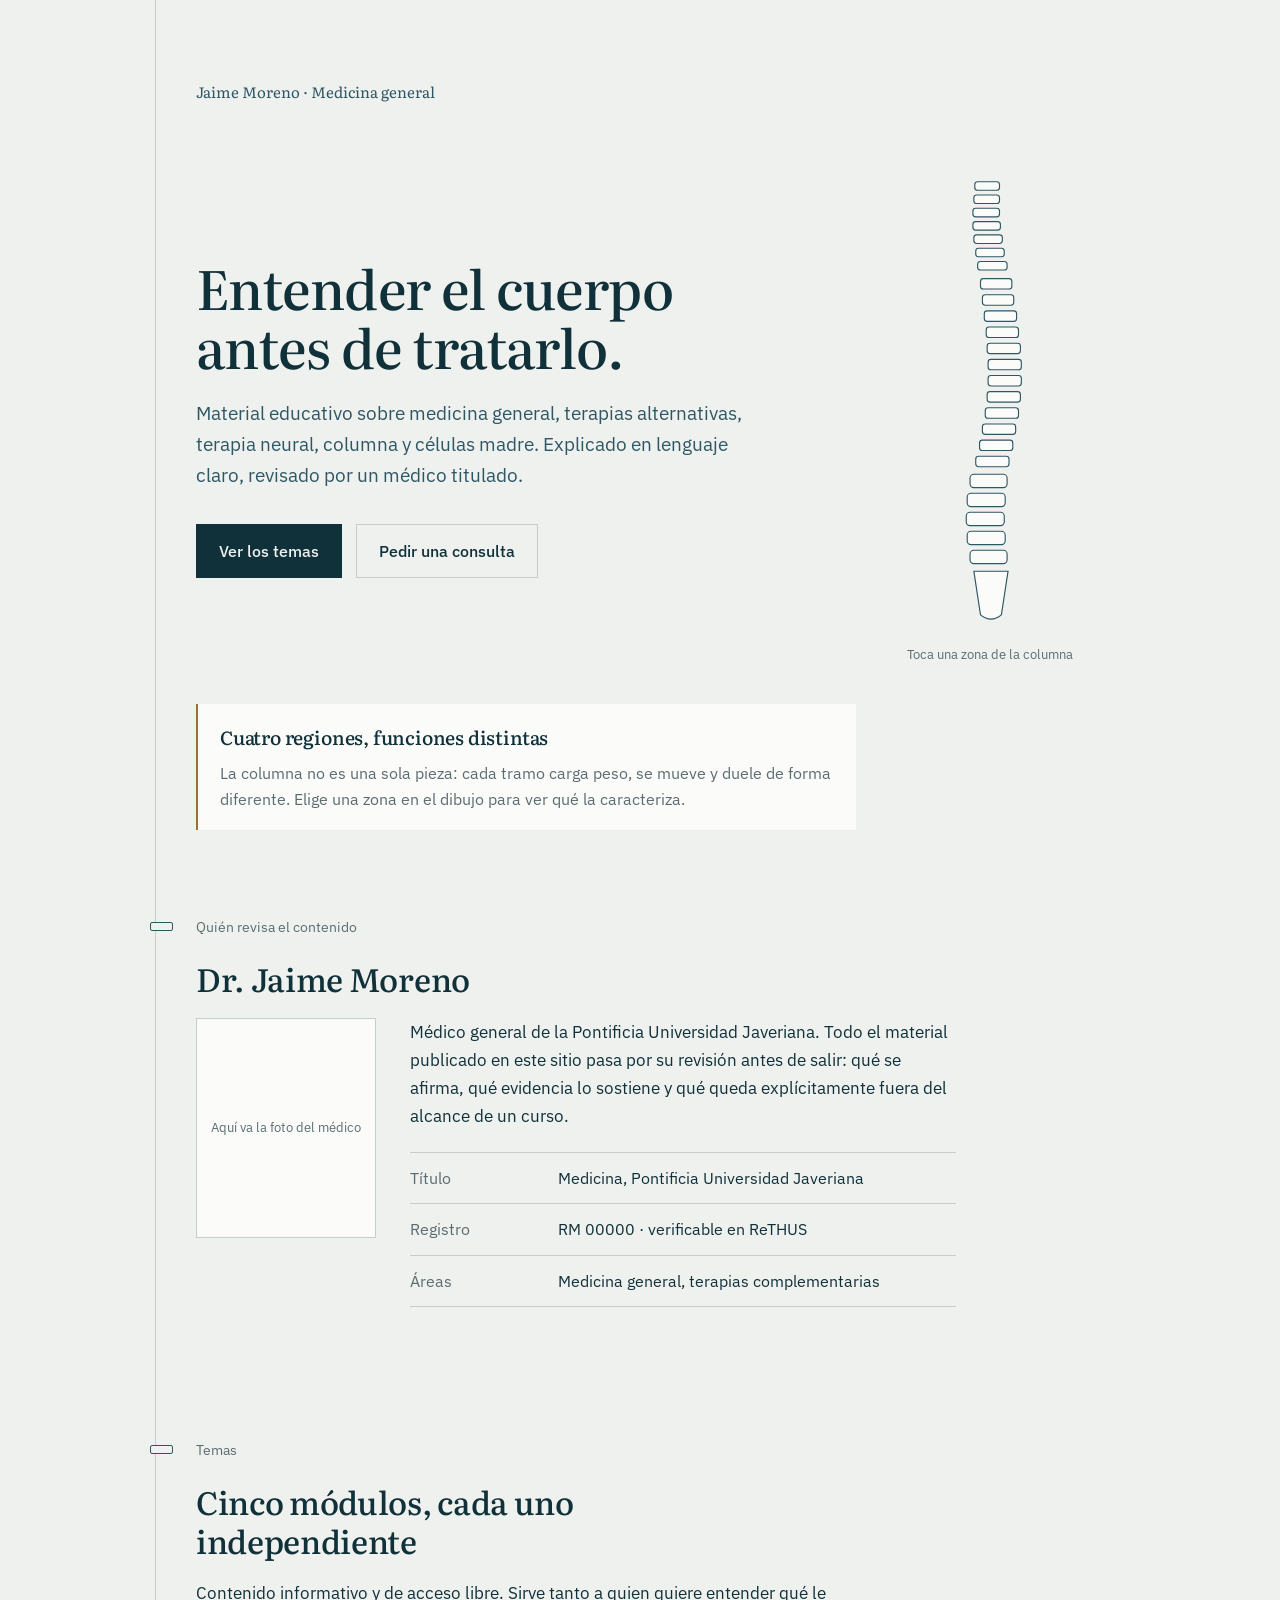
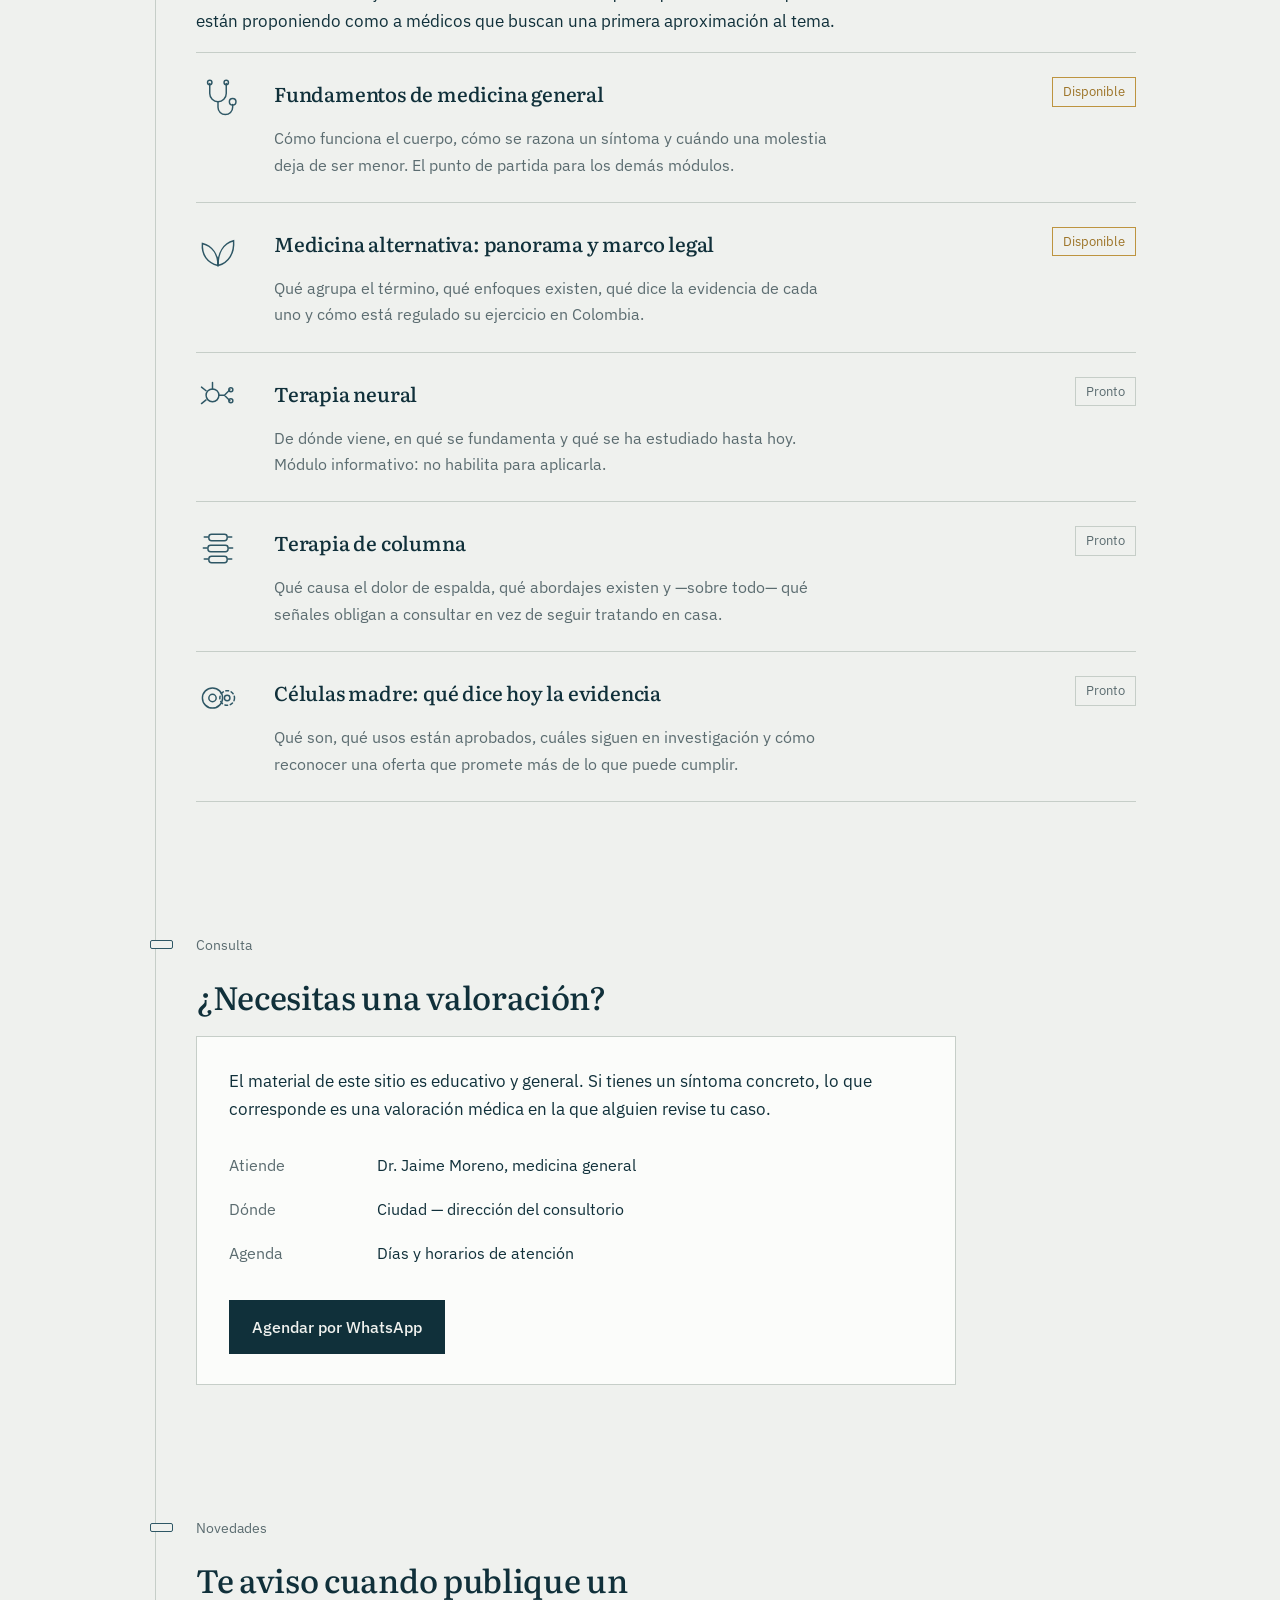
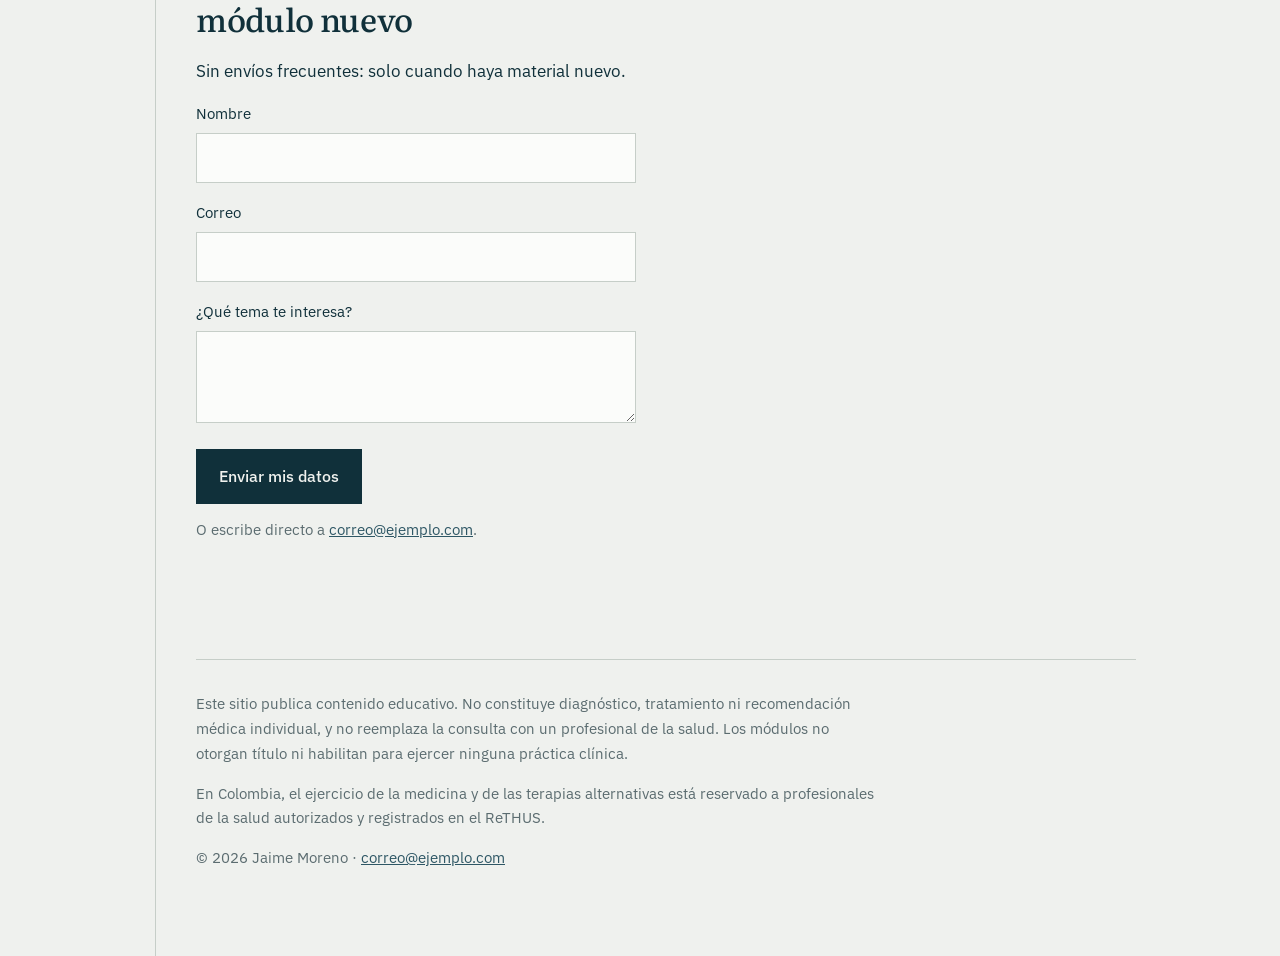
<file: index2.html>
<!DOCTYPE html>
<html lang="es">
<head>
<meta charset="utf-8">
<meta name="viewport" content="width=device-width, initial-scale=1">
<title>Dr. Jaime Moreno — Medicina general e integrativa</title>
<meta name="description" content="Contenido educativo sobre medicina general, terapias alternativas, terapia neural, columna y células madre. Revisado por el Dr. Jaime Moreno, médico general.">

<!--
  ============================================================
  QUÉ EDITAR
  ------------------------------------------------------------
  1. "573000000000"        -> WhatsApp con indicativo (57 = Colombia)
  2. "correo@ejemplo.com"  -> correo real (aparece 3 veces)
  3. "RM 00000"            -> registro médico real
  4. "Ciudad"              -> dónde atiende
  5. La foto: descomenta la etiqueta <img> en la sección "Quién revisa"
     y sube el archivo foto.jpg al mismo repositorio.
  ============================================================
-->

<link rel="preconnect" href="https://fonts.googleapis.com">
<link rel="preconnect" href="https://fonts.gstatic.com" crossorigin>
<link href="https://fonts.googleapis.com/css2?family=IBM+Plex+Sans:wght@400;500;600&family=Literata:opsz,wght@7..72,400;7..72,500&display=swap" rel="stylesheet">

<style>
  :root{
    --papel:#eff1ee; --papel-2:#e5e9e5; --blanco:#fbfcfa;
    --tinta:#10303a; --tinta-2:#2e5765; --gris:#5b6c70;
    --laton:#9c7326; --laton-2:#bd9440;
    --linea:#c6cec8; --medida:66ch;
  }
  *{box-sizing:border-box}
  html{scroll-behavior:smooth}
  @media (prefers-reduced-motion:reduce){
    html{scroll-behavior:auto}
    *,*::before,*::after{animation-duration:.01ms!important;transition-duration:.01ms!important}
  }
  body{
    margin:0;background:var(--papel);color:var(--tinta);
    font-family:"IBM Plex Sans",system-ui,sans-serif;font-size:17px;line-height:1.65;
    -webkit-font-smoothing:antialiased;
  }
  h1,h2,h3{font-family:"Literata",Georgia,serif;font-weight:500;letter-spacing:-.01em;margin:0}
  p{margin:0 0 1em;max-width:var(--medida)}
  a{color:var(--tinta-2)}
  a:focus-visible,button:focus-visible,input:focus-visible,textarea:focus-visible,
  .zona:focus-visible{outline:2px solid var(--laton);outline-offset:3px}

  .envoltura{max-width:1040px;margin:0 auto;padding:0 24px}
  .columna{position:relative;padding-left:52px}
  .columna::before{
    content:"";position:absolute;left:11px;top:0;bottom:0;width:1px;background:var(--linea);
    transform-origin:top;animation:crecer 1.1s ease-out both;
  }
  @keyframes crecer{from{transform:scaleY(0)}to{transform:scaleY(1)}}
  section{position:relative;padding:66px 0}
  .vertebra{
    position:absolute;left:-46px;top:72px;width:23px;height:9px;
    border:1px solid var(--tinta-2);background:var(--papel);border-radius:2px;
    transition:background .25s ease,border-color .25s ease;
  }
  .vertebra[data-activa]{background:var(--laton);border-color:var(--laton)}
  .rotulo{font-size:14px;color:var(--gris);margin:0 0 20px}

  /* ---------- portada ---------- */
  header{padding:80px 0 20px}
  .marca{font-family:"Literata",serif;font-size:15px;color:var(--tinta-2);margin-bottom:52px}
  .portada{display:grid;grid-template-columns:1.35fr .65fr;gap:44px;align-items:center}
  h1{font-size:clamp(32px,5.6vw,54px);line-height:1.1;max-width:17ch;margin-bottom:22px}
  .entrada{font-size:19px;color:var(--tinta-2);max-width:52ch}
  .acciones{display:flex;flex-wrap:wrap;gap:14px;margin-top:32px}
  .boton{
    display:inline-block;padding:13px 22px;background:var(--tinta);color:var(--papel);
    text-decoration:none;font-weight:500;font-size:16px;border:1px solid var(--tinta);
    transition:background .18s ease;
  }
  .boton:hover{background:var(--tinta-2)}
  .boton.secundario{background:transparent;color:var(--tinta);border-color:var(--linea)}
  .boton.secundario:hover{border-color:var(--tinta-2)}

  /* ---------- columna interactiva ---------- */
  .lamina{display:flex;flex-direction:column;align-items:center;gap:12px}
  .lamina svg{width:100%;max-width:190px;height:auto}
  .zona{cursor:pointer;background:none;border:none;padding:0}
  .zona rect,.zona path{fill:var(--blanco);stroke:var(--tinta-2);stroke-width:1.2;transition:fill .2s ease,stroke .2s ease}
  .zona:hover rect,.zona:hover path{fill:var(--papel-2)}
  .zona[aria-pressed="true"] rect,.zona[aria-pressed="true"] path{fill:var(--laton-2);stroke:var(--laton)}
  .pie-lamina{font-size:13px;color:var(--gris);text-align:center}
  .explicacion{
    margin-top:26px;border-left:2px solid var(--laton);background:var(--blanco);
    padding:18px 22px;max-width:var(--medida);
  }
  .explicacion h3{font-size:19px;margin-bottom:6px}
  .explicacion p{margin:0;font-size:16px;color:var(--gris)}

  /* ---------- quién revisa ---------- */
  h2{font-size:clamp(24px,3.4vw,32px);line-height:1.2;margin-bottom:20px;max-width:24ch}
  .perfil{display:grid;grid-template-columns:180px 1fr;gap:34px;align-items:start;max-width:760px}
  .retrato{
    width:180px;height:220px;border:1px solid var(--linea);background:var(--blanco);
    display:flex;align-items:center;justify-content:center;overflow:hidden;
  }
  .retrato img{width:100%;height:100%;object-fit:cover}
  .retrato span{font-size:13px;color:var(--gris);text-align:center;padding:0 14px}
  .credenciales{list-style:none;padding:0;margin:22px 0 0;border-top:1px solid var(--linea)}
  .credenciales li{display:flex;gap:18px;padding:12px 0;border-bottom:1px solid var(--linea);font-size:16px}
  .credenciales dfn{font-style:normal;color:var(--gris);flex:0 0 130px}

  /* ---------- temas ---------- */
  .tema{
    display:grid;grid-template-columns:56px 1fr auto;gap:10px 22px;align-items:start;
    border-top:1px solid var(--linea);padding:24px 0;
  }
  .tema:last-of-type{border-bottom:1px solid var(--linea)}
  .tema svg{width:44px;height:44px;grid-row:span 2;color:var(--tinta-2)}
  .tema h3{font-size:20px}
  .tema p{margin:5px 0 0;color:var(--gris);font-size:16px;max-width:56ch;grid-column:2}
  .estado{
    font-size:13px;color:var(--laton);border:1px solid var(--laton-2);
    padding:3px 10px;white-space:nowrap;grid-column:3;grid-row:1;
  }
  .estado.pronto{color:var(--gris);border-color:var(--linea)}

  /* ---------- consulta ---------- */
  .consulta{background:var(--blanco);border:1px solid var(--linea);padding:30px 32px;max-width:760px}
  .datos{list-style:none;padding:0;margin:20px 0 24px}
  .datos li{display:flex;gap:18px;padding:9px 0;font-size:16px}
  .datos dfn{font-style:normal;color:var(--gris);flex:0 0 130px}

  /* ---------- contacto ---------- */
  .campo{display:block;margin-bottom:18px;max-width:440px}
  .campo span{display:block;font-size:15px;margin-bottom:6px}
  input,textarea{
    width:100%;font:inherit;font-size:16px;padding:11px 13px;
    border:1px solid var(--linea);background:var(--blanco);color:var(--tinta);border-radius:0;
  }
  textarea{min-height:92px;resize:vertical}
  button{font:inherit;cursor:pointer}
  .nota{font-size:15px;color:var(--gris);margin-top:14px}

  footer{border-top:1px solid var(--linea);margin-top:36px;padding:32px 0 70px;font-size:15px;color:var(--gris)}
  footer p{max-width:76ch}

  @media (max-width:820px){
    .portada{grid-template-columns:1fr;gap:36px}
    .lamina{align-items:flex-start}
    .perfil{grid-template-columns:1fr;gap:24px}
  }
  @media (max-width:640px){
    .columna{padding-left:28px}
    .columna::before{left:4px}
    .vertebra{left:-29px;width:14px}
    .credenciales li,.datos li{flex-direction:column;gap:2px}
    .credenciales dfn,.datos dfn{flex:none}
    .tema{grid-template-columns:44px 1fr}
    .tema svg{width:36px;height:36px;grid-row:span 1}
    .estado{grid-column:1/-1;grid-row:auto;justify-self:start;margin-top:10px}
    .consulta{padding:24px 20px}
  }
</style>
</head>

<body>
<div class="envoltura">
<div class="columna">

  <header>
    <div class="marca">Jaime Moreno · Medicina general</div>
    <div class="portada">
      <div>
        <h1>Entender el cuerpo antes de tratarlo.</h1>
        <p class="entrada">Material educativo sobre medicina general, terapias alternativas, terapia neural, columna y células madre. Explicado en lenguaje claro, revisado por un médico titulado.</p>
        <div class="acciones">
          <a class="boton" href="#temas">Ver los temas</a>
          <a class="boton secundario" href="#consulta">Pedir una consulta</a>
        </div>
      </div>

      <div class="lamina">
        <svg viewBox="0 0 200 500" role="img" aria-label="Ilustración de una columna vertebral dividida en cuatro regiones">
          <g id="cervical">
            <rect x="84" y="26"  width="26" height="9" rx="3"/>
            <rect x="83" y="40"  width="27" height="9" rx="3"/>
            <rect x="82" y="54"  width="28" height="9" rx="3"/>
            <rect x="82" y="68"  width="29" height="9" rx="3"/>
            <rect x="83" y="82"  width="30" height="9" rx="3"/>
            <rect x="85" y="96"  width="30" height="9" rx="3"/>
            <rect x="87" y="110" width="31" height="9" rx="3"/>
          </g>
          <g id="toracica">
            <rect x="90"  y="128" width="33" height="11" rx="3"/>
            <rect x="92"  y="145" width="33" height="11" rx="3"/>
            <rect x="94"  y="162" width="34" height="11" rx="3"/>
            <rect x="96"  y="179" width="34" height="11" rx="3"/>
            <rect x="97"  y="196" width="35" height="11" rx="3"/>
            <rect x="98"  y="213" width="35" height="11" rx="3"/>
            <rect x="98"  y="230" width="35" height="11" rx="3"/>
            <rect x="97"  y="247" width="35" height="11" rx="3"/>
            <rect x="95"  y="264" width="35" height="11" rx="3"/>
            <rect x="92"  y="281" width="35" height="11" rx="3"/>
            <rect x="89"  y="298" width="35" height="11" rx="3"/>
            <rect x="85"  y="315" width="35" height="11" rx="3"/>
          </g>
          <g id="lumbar">
            <rect x="79" y="334" width="39" height="14" rx="4"/>
            <rect x="76" y="354" width="40" height="14" rx="4"/>
            <rect x="75" y="374" width="40" height="14" rx="4"/>
            <rect x="76" y="394" width="40" height="14" rx="4"/>
            <rect x="79" y="414" width="39" height="14" rx="4"/>
          </g>
          <g id="sacro">
            <path d="M83 436 h36 l-7 46 q-11 9 -22 0 z"/>
          </g>
        </svg>
        <p class="pie-lamina">Toca una zona de la columna</p>
      </div>
    </div>

    <div class="explicacion" id="explicacion" aria-live="polite">
      <h3 id="exp-titulo">Cuatro regiones, funciones distintas</h3>
      <p id="exp-texto">La columna no es una sola pieza: cada tramo carga peso, se mueve y duele de forma diferente. Elige una zona en el dibujo para ver qué la caracteriza.</p>
    </div>
  </header>

  <section id="quien">
    <div class="vertebra" data-activa></div>
    <p class="rotulo">Quién revisa el contenido</p>
    <h2>Dr. Jaime Moreno</h2>
    <div class="perfil">
      <div class="retrato">
        <!-- Sube foto.jpg al repositorio y descomenta la línea siguiente:
        <img src="foto.jpg" alt="Retrato del Dr. Jaime Moreno">
        -->
        <span>Aquí va la foto del médico</span>
      </div>
      <div>
        <p>Médico general de la Pontificia Universidad Javeriana. Todo el material publicado en este sitio pasa por su revisión antes de salir: qué se afirma, qué evidencia lo sostiene y qué queda explícitamente fuera del alcance de un curso.</p>
        <ul class="credenciales">
          <li><dfn>Título</dfn><span>Medicina, Pontificia Universidad Javeriana</span></li>
          <li><dfn>Registro</dfn><span>RM 00000 · verificable en ReTHUS</span></li>
          <li><dfn>Áreas</dfn><span>Medicina general, terapias complementarias</span></li>
        </ul>
      </div>
    </div>
  </section>

  <section id="temas">
    <div class="vertebra"></div>
    <p class="rotulo">Temas</p>
    <h2>Cinco módulos, cada uno independiente</h2>
    <p>Contenido informativo y de acceso libre. Sirve tanto a quien quiere entender qué le están proponiendo como a médicos que buscan una primera aproximación al tema.</p>

    <article class="tema">
      <svg viewBox="0 0 48 48" fill="none" stroke="currentColor" stroke-width="1.6" stroke-linecap="round" aria-hidden="true">
        <path d="M15 7v11a9 9 0 0 0 18 0V7"/><circle cx="15" cy="6" r="2.4"/><circle cx="33" cy="6" r="2.4"/>
        <path d="M24 27v6a8 8 0 0 0 16 0v-3"/><circle cx="40" cy="27" r="3.6"/>
      </svg>
      <h3>Fundamentos de medicina general</h3>
      <span class="estado">Disponible</span>
      <p>Cómo funciona el cuerpo, cómo se razona un síntoma y cuándo una molestia deja de ser menor. El punto de partida para los demás módulos.</p>
    </article>

    <article class="tema">
      <svg viewBox="0 0 48 48" fill="none" stroke="currentColor" stroke-width="1.6" stroke-linecap="round" aria-hidden="true">
        <path d="M24 42c0-14 6-24 17-27 1 13-5 24-17 27z"/>
        <path d="M24 42C24 30 18 21 7 18c-1 12 5 21 17 24z"/><path d="M24 42v-9"/>
      </svg>
      <h3>Medicina alternativa: panorama y marco legal</h3>
      <span class="estado">Disponible</span>
      <p>Qué agrupa el término, qué enfoques existen, qué dice la evidencia de cada uno y cómo está regulado su ejercicio en Colombia.</p>
    </article>

    <article class="tema">
      <svg viewBox="0 0 48 48" fill="none" stroke="currentColor" stroke-width="1.6" stroke-linecap="round" aria-hidden="true">
        <circle cx="18" cy="20" r="7"/>
        <path d="M18 13V6M11 15 6 11M11 25l-5 4M25 20h6M31 20l6-6M31 20l6 6"/><circle cx="38" cy="14" r="2.2"/><circle cx="38" cy="26" r="2.2"/>
      </svg>
      <h3>Terapia neural</h3>
      <span class="estado pronto">Pronto</span>
      <p>De dónde viene, en qué se fundamenta y qué se ha estudiado hasta hoy. Módulo informativo: no habilita para aplicarla.</p>
    </article>

    <article class="tema">
      <svg viewBox="0 0 48 48" fill="none" stroke="currentColor" stroke-width="1.6" stroke-linecap="round" aria-hidden="true">
        <rect x="14" y="9"  width="20" height="7" rx="3"/>
        <rect x="13" y="21" width="22" height="7" rx="3"/>
        <rect x="14" y="33" width="20" height="7" rx="3"/>
        <path d="M9 12h4M35 12h4M8 24h4M36 24h4M9 36h4M35 36h4"/>
      </svg>
      <h3>Terapia de columna</h3>
      <span class="estado pronto">Pronto</span>
      <p>Qué causa el dolor de espalda, qué abordajes existen y —sobre todo— qué señales obligan a consultar en vez de seguir tratando en casa.</p>
    </article>

    <article class="tema">
      <svg viewBox="0 0 48 48" fill="none" stroke="currentColor" stroke-width="1.6" stroke-linecap="round" aria-hidden="true">
        <circle cx="18" cy="24" r="11"/><circle cx="18" cy="24" r="4"/>
        <circle cx="34" cy="24" r="8" stroke-dasharray="3 3"/><circle cx="34" cy="24" r="3"/>
      </svg>
      <h3>Células madre: qué dice hoy la evidencia</h3>
      <span class="estado pronto">Pronto</span>
      <p>Qué son, qué usos están aprobados, cuáles siguen en investigación y cómo reconocer una oferta que promete más de lo que puede cumplir.</p>
    </article>
  </section>

  <section id="consulta">
    <div class="vertebra"></div>
    <p class="rotulo">Consulta</p>
    <h2>¿Necesitas una valoración?</h2>
    <div class="consulta">
      <p>El material de este sitio es educativo y general. Si tienes un síntoma concreto, lo que corresponde es una valoración médica en la que alguien revise tu caso.</p>
      <ul class="datos">
        <li><dfn>Atiende</dfn><span>Dr. Jaime Moreno, medicina general</span></li>
        <li><dfn>Dónde</dfn><span>Ciudad — dirección del consultorio</span></li>
        <li><dfn>Agenda</dfn><span>Días y horarios de atención</span></li>
      </ul>
      <a class="boton" href="https://wa.me/573000000000">Agendar por WhatsApp</a>
    </div>
  </section>

  <section id="contacto">
    <div class="vertebra"></div>
    <p class="rotulo">Novedades</p>
    <h2>Te aviso cuando publique un módulo nuevo</h2>
    <p>Sin envíos frecuentes: solo cuando haya material nuevo.</p>

    <form id="formulario">
      <label class="campo"><span>Nombre</span>
        <input type="text" id="nombre" autocomplete="name" required></label>
      <label class="campo"><span>Correo</span>
        <input type="email" id="correo" autocomplete="email" required></label>
      <label class="campo"><span>¿Qué tema te interesa?</span>
        <textarea id="mensaje"></textarea></label>
      <button type="submit" class="boton">Enviar mis datos</button>
      <p class="nota">O escribe directo a <a href="mailto:correo@ejemplo.com">correo@ejemplo.com</a>.</p>
    </form>
  </section>

  <footer>
    <p>Este sitio publica contenido educativo. No constituye diagnóstico, tratamiento ni recomendación médica individual, y no reemplaza la consulta con un profesional de la salud. Los módulos no otorgan título ni habilitan para ejercer ninguna práctica clínica.</p>
    <p>En Colombia, el ejercicio de la medicina y de las terapias alternativas está reservado a profesionales de la salud autorizados y registrados en el ReTHUS.</p>
    <p>© 2026 Jaime Moreno · <a href="mailto:correo@ejemplo.com">correo@ejemplo.com</a></p>
  </footer>

</div>
</div>

<script>
(function () {
  /* --- columna interactiva: convierte cada región en un botón accesible --- */
  var regiones = {
    cervical: {
      titulo: "Región cervical — 7 vértebras",
      texto: "Sostiene la cabeza y permite girarla. Es la zona más móvil y la más liviana, por eso también la más expuesta a tensiones por postura y a lesiones por movimientos bruscos."
    },
    toracica: {
      titulo: "Región torácica — 12 vértebras",
      texto: "Cada vértebra se articula con un par de costillas, lo que la vuelve la parte más rígida de la columna. Protege corazón y pulmones y se mueve poco por diseño."
    },
    lumbar: {
      titulo: "Región lumbar — 5 vértebras",
      texto: "Las vértebras más grandes, porque cargan el peso del tronco. Es donde aparece la mayoría de los dolores de espalda y donde más importa la técnica al levantar peso."
    },
    sacro: {
      titulo: "Sacro y cóccix",
      texto: "Cinco vértebras fusionadas que conectan la columna con la pelvis. Transmiten al suelo el peso de todo lo que está arriba."
    }
  };

  var titulo = document.getElementById('exp-titulo');
  var texto  = document.getElementById('exp-texto');
  var grupos = [];

  Object.keys(regiones).forEach(function (id) {
    var g = document.getElementById(id);
    if (!g) return;
    g.classList.add('zona');
    g.setAttribute('role', 'button');
    g.setAttribute('tabindex', '0');
    g.setAttribute('aria-pressed', 'false');
    g.setAttribute('aria-label', regiones[id].titulo);
    grupos.push(g);

    function activar() {
      grupos.forEach(function (o) { o.setAttribute('aria-pressed', 'false'); });
      g.setAttribute('aria-pressed', 'true');
      titulo.textContent = regiones[id].titulo;
      texto.textContent  = regiones[id].texto;
    }
    g.addEventListener('click', activar);
    g.addEventListener('keydown', function (e) {
      if (e.key === 'Enter' || e.key === ' ') { e.preventDefault(); activar(); }
    });
  });

  /* --- formulario sin servidor: arma un correo con los datos --- */
  var form = document.getElementById('formulario');
  if (form) {
    form.addEventListener('submit', function (e) {
      e.preventDefault();
      var n = document.getElementById('nombre').value;
      var c = document.getElementById('correo').value;
      var m = document.getElementById('mensaje').value;
      window.location.href = 'mailto:correo@ejemplo.com'
        + '?subject=' + encodeURIComponent('Novedades — ' + n)
        + '&body=' + encodeURIComponent('Nombre: ' + n + '\nCorreo: ' + c + '\n\nInterés: ' + m);
    });
  }

  /* --- el marcador de latón sigue la sección visible --- */
  if ('IntersectionObserver' in window) {
    var obs = new IntersectionObserver(function (es) {
      es.forEach(function (en) {
        var marca = en.target.querySelector('.vertebra');
        if (!marca) return;
        if (en.isIntersecting) marca.setAttribute('data-activa', '');
        else marca.removeAttribute('data-activa');
      });
    }, { rootMargin: '-40% 0px -50% 0px' });
    document.querySelectorAll('section').forEach(function (s) { obs.observe(s); });
  }
})();
</script>
</body>
</html>
</file>
<file: pdf-a-excel/estilo.css>
/* PDF a Excel — estilos comunes de /pdf-a-excel/ y /contadores/
   Personalidad: el auxiliar de oficina ordenado que "pasa en limpio" el arrume de papeles.
   Materiales: papel de libro contable, separadores de carpeta AZ, sello fechador de tinta morada. */
@font-face{font-family:"Zilla Slab";font-weight:500;font-display:swap;src:url(lib/fuentes/zilla-slab-latin-500-normal.woff2) format("woff2")}
@font-face{font-family:"Zilla Slab";font-weight:700;font-display:swap;src:url(lib/fuentes/zilla-slab-latin-700-normal.woff2) format("woff2")}
@font-face{font-family:"IBM Plex Sans";font-weight:400;font-display:swap;src:url(lib/fuentes/ibm-plex-sans-latin-400-normal.woff2) format("woff2")}
@font-face{font-family:"IBM Plex Sans";font-weight:500;font-display:swap;src:url(lib/fuentes/ibm-plex-sans-latin-500-normal.woff2) format("woff2")}
@font-face{font-family:"IBM Plex Sans";font-weight:600;font-display:swap;src:url(lib/fuentes/ibm-plex-sans-latin-600-normal.woff2) format("woff2")}
@font-face{font-family:"IBM Plex Mono";font-weight:400;font-display:swap;src:url(lib/fuentes/ibm-plex-mono-latin-400-normal.woff2) format("woff2")}
@font-face{font-family:"IBM Plex Mono";font-weight:600;font-display:swap;src:url(lib/fuentes/ibm-plex-mono-latin-600-normal.woff2) format("woff2")}

:root{
  --papel:#ebeee6;      /* papel de libro contable */
  --papel-2:#dfe5dc;
  --hoja:#fbfcf8;
  --tinta:#14303a; --tinta-2:#33586a; --gris:#5b6b6e;
  --libro:#2d5f4a; --libro-2:#e1ebe3;   /* verde de libro contable: el Excel */
  --sello:#5b3e8f; --sello-2:#ece6f4;   /* tinta de sello fechador */
  --laton:#a57a26; --laton-2:#f3ead6;   /* gancho de carpeta */
  --linea:#c7d0c6; --rejilla:#dde4dc; --error:#a3402b; --ok:#2d6b43; --aviso:#f6efd9;
  --titulo:"Zilla Slab",Rockwell,"Roboto Slab",Georgia,serif;
  --texto:"IBM Plex Sans",system-ui,sans-serif;
  --dato:"IBM Plex Mono",ui-monospace,Consolas,monospace;
  --radio:12px; --sombra:0 1px 0 rgba(20,48,58,.05),0 10px 24px -14px rgba(20,48,58,.28);
}
*{box-sizing:border-box}
@media (prefers-reduced-motion:reduce){*,*::before,*::after{transition-duration:.01ms!important;animation-duration:.01ms!important;animation-iteration-count:1!important}}
html{scroll-behavior:smooth}
body{margin:0;background:var(--papel);color:var(--tinta);font-family:var(--texto);font-size:15px;line-height:1.5;-webkit-font-smoothing:antialiased}
h1,h2,h3{font-family:var(--titulo);font-weight:700;margin:0;text-wrap:balance;letter-spacing:-.005em}
button,input,textarea{font:inherit;color:inherit}
a{color:var(--libro)}
:focus-visible{outline:2px solid var(--sello);outline-offset:2px}
.envoltura{max-width:1480px;margin:0 auto;padding:0 20px}
@media (max-width:600px){.envoltura{padding:0 16px}}

/* ---------- Sello fechador (la firma visual del sitio) ---------- */
.sello{display:inline-grid;justify-items:center;gap:1px;color:var(--sello);border:2.5px solid currentColor;border-radius:7px;padding:6px 14px 5px;
  box-shadow:inset 0 0 0 2px var(--papel),inset 0 0 0 3.5px currentColor;font-family:var(--titulo);text-transform:uppercase;letter-spacing:.12em;line-height:1.05;
  transform:rotate(-6deg);filter:url(#tinta);opacity:.9;user-select:none}
.sello b{font-size:1.15rem;font-weight:700}
.sello .fecha-sello{font-family:var(--dato);font-size:.78rem;letter-spacing:.08em;border-block:1.5px solid currentColor;padding:1px 6px;margin:2px 0}
.sello small{font-size:.62rem;font-weight:500;letter-spacing:.14em}

/* ---------- Barra superior ---------- */
.barra{display:flex;flex-wrap:wrap;align-items:flex-end;gap:6px 24px;border-bottom:1px solid var(--linea);padding-top:12px}
.marca{display:flex;align-items:center;gap:9px;font-family:var(--titulo);font-weight:700;font-size:1.35rem;line-height:1;padding-bottom:8px;color:var(--tinta);text-decoration:none;letter-spacing:-.01em}
.marca span{display:grid;gap:2px}
.marca small{font-family:var(--texto);font-weight:500;font-size:.66rem;letter-spacing:.12em;text-transform:uppercase;color:var(--gris)}
.marca svg{flex:none}
.secciones{display:flex;gap:4px;margin-left:auto}
.secciones a{padding:7px 14px 8px;border:1px solid var(--linea);border-bottom:0;border-radius:9px 9px 0 0;color:var(--gris);text-decoration:none;font-size:.88rem;margin-bottom:-1px;white-space:nowrap;background:var(--papel-2)}
.secciones a:hover{color:var(--tinta)}
.secciones a[aria-current="page"]{background:var(--hoja);color:var(--tinta);font-weight:600;box-shadow:inset 0 3px 0 var(--libro)}
@media (max-width:600px){.secciones{margin-left:0;width:100%}.secciones a{flex:1;text-align:center;padding:8px 6px;font-size:.82rem}}

/* ---------- Encabezado: papel rayado de libro contable y el sello ---------- */
header{display:grid;grid-template-columns:minmax(0,1fr) auto;align-items:center;gap:12px 40px;padding-block:22px 18px;
  background:repeating-linear-gradient(to bottom,transparent 0 27px,rgba(45,95,74,.09) 27px 28px)}
header .texto{max-width:780px;display:grid;gap:8px}
h1{font-size:clamp(1.9rem,3.6vw,2.9rem);line-height:1.04}
h1 em{font-style:normal;color:var(--libro);background:linear-gradient(transparent 62%,var(--sello-2) 62% 92%,transparent 92%)}
header p{margin:0;color:var(--tinta-2);font-size:1.02rem;max-width:66ch}
.que-es{justify-self:start;font-size:.9rem;font-weight:500;color:var(--sello);text-decoration:none;border-bottom:1.5px dashed currentColor}
.que-es:hover{border-bottom-style:solid}
header .sello{margin-right:16px;font-size:1.12em}
@media (max-width:700px){header{grid-template-columns:1fr}header .sello{justify-self:start;transform:rotate(-4deg) scale(.85);transform-origin:left}}

/* ---------- Mesa de trabajo ---------- */
.mesa{display:grid;grid-template-columns:minmax(0,400px) minmax(0,1fr);gap:20px;align-items:start;padding:8px 0 28px}
@media (max-width:960px){.mesa{grid-template-columns:1fr}}
.pasos{display:grid;gap:22px;padding-top:12px}

/* Cada paso es un separador de carpeta AZ, con su pestaña de color */
.paso{--c:var(--libro);position:relative;background:var(--hoja);border:1px solid var(--linea);border-top:3px solid var(--c);border-radius:0 var(--radio) var(--radio) var(--radio);padding:16px 16px 14px;display:grid;gap:10px;box-shadow:var(--sombra)}
.paso:nth-child(2){--c:var(--sello)} .paso:nth-child(3){--c:var(--laton)}
.paso .pestana{position:absolute;left:-1px;top:-24px;background:var(--c);color:#fff;font-family:var(--titulo);font-weight:700;font-size:.74rem;letter-spacing:.1em;text-transform:uppercase;padding:4px 12px 3px;border-radius:8px 8px 0 0}
.paso h2{font-size:1.18rem;line-height:1.2}
.paso h2 small{font-family:var(--texto);font-weight:400;color:var(--gris);font-size:.8rem;margin-left:6px}

.soltar{border:1.5px dashed var(--linea);border-radius:10px;background:repeating-linear-gradient(-45deg,var(--papel) 0 10px,#e6eae1 10px 20px);padding:16px 14px;display:grid;gap:6px;justify-items:center;text-align:center;cursor:pointer;transition:border-color .15s,transform .15s}
.soltar:hover,.soltar.sobre{border-color:var(--libro);transform:translateY(-1px)}
.soltar.sobre{background:var(--libro-2)}
.soltar b{font-family:var(--titulo);font-weight:700;font-size:1.12rem}
.soltar .sub{color:var(--gris);font-size:.84rem}
.formatos{display:flex;flex-wrap:wrap;justify-content:center;gap:5px;margin-top:2px}
.formatos span{font-family:var(--dato);font-size:.68rem;letter-spacing:.04em;border:1px solid var(--linea);border-radius:4px;padding:1px 6px;background:var(--hoja);color:var(--tinta-2)}
.formatos span.dest{border-color:var(--libro);background:var(--libro);color:#fff}
.archivos{list-style:none;margin:0;padding:0;max-height:200px;overflow:auto;border:1px solid var(--linea);border-radius:8px;background:var(--hoja)}
.archivos:empty{display:none}
.archivos li{display:flex;gap:8px;justify-content:space-between;align-items:center;padding:5px 10px;border-bottom:1px solid var(--rejilla);font-size:.8rem}
.archivos li:last-child{border-bottom:0}
.archivos .nom{font-family:var(--dato);overflow:hidden;text-overflow:ellipsis;white-space:nowrap;min-width:0}
.archivos .est{flex:none;color:var(--gris);font-size:.74rem}
.archivos .est.ok{color:var(--ok)} .archivos .est.error{color:var(--error)}
.archivos button{flex:none;border:0;background:none;color:var(--gris);cursor:pointer;padding:0 2px;font-size:1rem;line-height:1}
.archivos button:hover{color:var(--error)}
.enlace{justify-self:start;border:0;background:none;padding:0;color:var(--gris);font-size:.8rem;text-decoration:underline;cursor:pointer}
.enlace:hover{color:var(--error)}

.campo-ayuda{margin:0;font-size:.82rem;color:var(--gris)}
textarea{background:var(--hoja);border:1px solid var(--linea);border-radius:8px;padding:9px 10px;resize:vertical;min-height:48px;width:100%;
  background-image:repeating-linear-gradient(to bottom,transparent 0 21.5px,var(--rejilla) 21.5px 22.5px);background-attachment:local;background-position:0 8px;line-height:22.5px}
textarea:focus{border-color:var(--sello);outline:none;box-shadow:0 0 0 3px var(--sello-2)}
.presets{display:flex;flex-wrap:wrap;gap:6px}
.presets button{border:1px solid var(--linea);background:var(--hoja);border-radius:99px;padding:3px 11px;font-size:.78rem;cursor:pointer;color:var(--tinta-2);transition:all .12s}
.presets button:hover{border-color:var(--sello);color:var(--sello)}
.presets button[aria-pressed="true"]{background:var(--sello);border-color:var(--sello);color:#fff}

.botones{display:flex;flex-wrap:wrap;gap:8px}
.btn{border:1px solid var(--tinta);background:var(--tinta);color:#fff;border-radius:8px;padding:10px 18px;font-weight:600;cursor:pointer;transition:background .15s,transform .1s}
.btn:hover:not(:disabled){background:var(--tinta-2)}
.btn:active:not(:disabled){transform:translateY(1px)}
.btn.grande{flex:1;padding:12px 18px;font-size:1.02rem;font-family:var(--titulo);font-weight:700;letter-spacing:.02em;background:var(--libro);border-color:var(--libro);box-shadow:0 3px 0 #1f4636}
.btn.grande:hover:not(:disabled){background:#27533f}
.btn.grande:active:not(:disabled){box-shadow:0 1px 0 #1f4636;transform:translateY(2px)}
.btn.sec{background:transparent;color:var(--tinta);border-color:var(--linea);font-weight:500}
.btn.sec:hover:not(:disabled){background:var(--papel-2)}
.btn:disabled{opacity:.45;cursor:not-allowed;box-shadow:none}
details.opciones summary{cursor:pointer;font-size:.86rem;color:var(--tinta-2)}
details.opciones[open] summary{margin-bottom:8px}
.opcion{display:flex;gap:8px;align-items:flex-start;font-size:.84rem;color:var(--tinta-2);margin-top:6px}
.opcion input{margin-top:3px;accent-color:var(--libro)}
.estado{font-size:.88rem;color:var(--gris);min-height:1.4em}
.estado:empty{display:none}
.estado.error{color:var(--error)} .estado.ok{color:var(--ok);font-weight:500}
progress{width:100%;height:6px;accent-color:var(--libro)}
.aviso-equipo{font-size:.82rem;background:var(--aviso);border:1px solid #e3d3a8;border-radius:8px;padding:9px 11px;margin:0;color:var(--tinta-2)}

/* ---------- La ventana del Excel ---------- */
.libro{position:relative;background:var(--hoja);border:1px solid var(--linea);border-radius:var(--radio);overflow:hidden;display:flex;flex-direction:column;min-width:0;box-shadow:var(--sombra);margin-top:12px}
@media (min-width:961px){.mesa{align-items:stretch}.pasos{align-content:start}.libro{contain:size;min-height:460px}}
@media (max-width:960px){.libro{height:75vh;min-height:460px}}
.libro-cab{display:flex;flex-wrap:wrap;gap:8px 12px;align-items:center;justify-content:space-between;padding:10px 12px 10px 14px;background:var(--libro);color:#fff}
.libro-cab .nombre{display:flex;align-items:center;gap:9px;min-width:0}
.libro-cab h2{font-family:var(--texto);font-size:.95rem;font-weight:600;white-space:nowrap;overflow:hidden;text-overflow:ellipsis}
.libro-cab .btn{padding:7px 14px;font-size:.86rem}
.libro-cab .btn.sec{color:#fff;border-color:rgba(255,255,255,.35)}
.libro-cab .btn.sec:hover:not(:disabled){background:rgba(255,255,255,.12)}
.libro-cab .btn.claro{background:#fff;color:var(--libro);border-color:#fff}
.libro-cab .btn.claro:hover:not(:disabled){background:var(--libro-2)}
.chip{font-family:var(--dato);font-size:.64rem;letter-spacing:.08em;text-transform:uppercase;border:1px solid rgba(255,255,255,.45);border-radius:99px;padding:1px 7px;margin-left:8px;vertical-align:middle;font-weight:400}
.barra-fx{display:flex;align-items:stretch;border-bottom:1px solid var(--linea);background:var(--hoja);font-size:.86rem}
.barra-fx .fx{flex:none;display:grid;place-items:center;width:42px;border-right:1px solid var(--linea);font-family:Georgia,serif;font-style:italic;color:var(--gris)}
.barra-fx .resumen{margin:0;padding:8px 12px;color:var(--tinta-2);max-height:6.4em;overflow:auto}
.tabla-caja{flex:1;min-height:0;overflow:auto;background:var(--hoja)}
table{border-collapse:separate;border-spacing:0;font-family:var(--dato);font-size:.78rem;font-variant-numeric:tabular-nums;min-width:100%}
th,td{border-right:1px solid var(--rejilla);border-bottom:1px solid var(--rejilla);padding:5px 10px;text-align:left;white-space:nowrap;max-width:360px;overflow:hidden;text-overflow:ellipsis}
thead th{position:sticky;top:0;z-index:2;background:var(--papel-2);color:var(--gris);font-weight:400;text-align:center;font-size:.7rem;padding:3px 10px}
th.fila{position:sticky;left:0;z-index:1;color:var(--gris);font-weight:400;background:var(--papel-2);text-align:right;width:1%;font-size:.7rem}
thead th.fila{z-index:3}
tr.cab td{font-weight:600;background:var(--libro-2);color:var(--tinta)}
td.num{text-align:right}
td.falta{background:var(--aviso)}
tr.total td{font-weight:600;border-top:2px solid var(--tinta-2)}
tbody tr:not(.cab):not(.relleno):hover td{background:#f4f0e2}
tr.relleno td{height:30px}
.vacio{padding:24px 16px;color:var(--gris);text-align:center}
.pestanas{display:flex;gap:1px;overflow-x:auto;background:var(--papel-2);border-top:1px solid var(--linea);padding:0 6px;flex:none}
.pestanas button{border:0;border-bottom:3px solid transparent;background:transparent;padding:7px 13px;font-size:.8rem;cursor:pointer;white-space:nowrap;color:var(--gris)}
.pestanas button:hover{color:var(--tinta)}
.pestanas button[aria-selected="true"]{color:var(--libro);border-bottom-color:var(--libro);background:var(--hoja);font-weight:600}
.cifras{display:flex;flex-wrap:wrap;gap:4px 18px;padding:6px 14px;background:var(--libro-2);border-top:1px solid var(--linea);font-size:.78rem;color:var(--tinta-2);flex:none}
.cifra b{font-family:var(--dato);font-weight:600;color:var(--tinta);margin-right:4px}
/* El sello "Listo" cae sobre la hoja al terminar */
.sello-listo{position:absolute;right:34px;bottom:84px;z-index:5;pointer-events:none;background:rgba(251,252,248,.55);visibility:hidden}
.sello-listo.ver{visibility:visible;animation:estampar .42s cubic-bezier(.2,1.6,.4,1) both}
@keyframes estampar{from{opacity:0;transform:rotate(-14deg) scale(1.9)}to{opacity:.9;transform:rotate(-8deg) scale(1)}}

/* ---------- ¿Qué es un extractor de información? ---------- */
.explica{border-top:1px solid var(--linea);padding:34px 0 10px;display:grid;gap:26px;scroll-margin-top:12px}
.explica-a{display:grid;grid-template-columns:minmax(0,1fr) minmax(0,1.05fr);gap:28px 44px;align-items:center}
@media (max-width:900px){.explica-a{grid-template-columns:1fr}}
.explica h2{font-size:clamp(1.5rem,2.6vw,2.05rem);line-height:1.1}
.explica p{margin:0;color:var(--tinta-2);font-size:1rem;max-width:62ch}
.explica .texto{display:grid;gap:12px}
/* Diagrama: el papel con los datos marcados y la fila de Excel donde caen */
.diagrama{display:grid;grid-template-columns:minmax(0,.78fr) auto minmax(0,1.22fr);align-items:center;gap:14px}
@media (max-width:560px){.diagrama{grid-template-columns:1fr}.flecha{transform:rotate(90deg);justify-self:center}}
.papel{background:#fff;border:1px solid var(--linea);border-radius:4px;padding:24px 14px 16px;box-shadow:3px 4px 0 var(--papel-2),var(--sombra);transform:rotate(-1.5deg);font-size:.72rem;display:grid;gap:5px;color:var(--gris);position:relative}
.papel::before{content:"";position:absolute;top:-10px;right:26px;width:14px;height:30px;border:2.5px solid var(--laton);border-radius:8px;border-bottom-color:transparent}
.papel .enc{font-family:var(--titulo);font-weight:700;color:var(--tinta);font-size:.9rem}
.papel .raya{height:5px;background:var(--rejilla);border-radius:2px}
.papel .raya.corta{width:60%}
.marca-dato{display:flex;align-items:center;gap:6px;color:var(--tinta)}
.marca-dato span:last-child{background:var(--sello-2);box-shadow:0 0 0 2px var(--sello-2);border-radius:2px;font-family:var(--dato)}
.n{flex:none;display:inline-grid;place-items:center;width:16px;height:16px;border-radius:50%;background:var(--sello);color:#fff;font-size:.6rem;font-family:var(--dato);font-weight:600}
.flecha{color:var(--libro);font-size:1.6rem;line-height:1}
.mini-excel{overflow-x:auto;border:1px solid var(--linea);border-radius:8px;overflow:hidden;background:var(--hoja);box-shadow:var(--sombra);font-family:var(--dato);font-size:.7rem}
.mini-excel .top{background:var(--libro);color:#fff;padding:5px 9px;font-family:var(--texto);font-weight:600;font-size:.72rem}
.mini-excel table{font-size:.68rem;min-width:0;width:100%}
.mini-excel th,.mini-excel td{padding:4px 5px;max-width:none}
.mini-excel thead th{position:static;background:var(--libro-2);color:var(--tinta);font-weight:600;text-align:left}
.mini-excel td.num{text-align:right}
/* ¿Para qué sirve? */
.usos{display:grid;grid-template-columns:repeat(auto-fit,minmax(240px,1fr));gap:14px}
.uso{background:var(--hoja);border:1px solid var(--linea);border-left:4px solid var(--c,var(--libro));border-radius:4px var(--radio) var(--radio) 4px;padding:14px 16px;display:grid;gap:8px;align-content:start;box-shadow:var(--sombra)}
.uso:nth-child(2){--c:var(--sello)} .uso:nth-child(3){--c:var(--laton)} .uso:nth-child(4){--c:var(--tinta-2)}
.uso h3{font-size:1.08rem}
.uso p{font-size:.88rem;margin:0;color:var(--gris)}
.uso .ej{display:grid;gap:3px;font-family:var(--dato);font-size:.74rem;color:var(--tinta-2);background:var(--papel);border-radius:6px;padding:7px 9px}
.uso .ej span::before{content:"→ ";color:var(--c,var(--libro));font-weight:600}
.uso .ej span:first-child::before{content:"↓ ";}
.uso a{font-size:.84rem;font-weight:500}

/* ---------- Ayuda al pie ---------- */
.ayuda{display:grid;grid-template-columns:repeat(auto-fit,minmax(250px,1fr));gap:12px;padding:18px 0 36px;align-items:start}
.ayuda details,.ayuda .tarjeta{background:transparent;border:1px solid var(--linea);border-radius:var(--radio);padding:12px 14px;font-size:.84rem;color:var(--gris)}
.ayuda summary,.ayuda h3{cursor:pointer;color:var(--tinta);font-family:var(--titulo);font-weight:700;font-size:1rem}
.ayuda h3{cursor:default;margin-bottom:6px}
.ayuda details[open] summary{margin-bottom:6px}
.ayuda ul{margin:6px 0 0;padding-left:18px;display:grid;gap:4px}
.ayuda p{margin:0}
.ayuda summary{list-style:none}
.ayuda summary::-webkit-details-marker{display:none}
.ayuda .breve{display:block;margin-top:6px;font-family:var(--texto);font-weight:400;color:var(--gris);font-size:.84rem;line-height:1.45}
.ayuda .mas{display:inline-block;margin-top:6px;font-family:var(--texto);font-weight:500;font-size:.8rem;color:var(--libro)}
.ayuda .mas::after{content:" ▾"}
.ayuda details[open] .mas{font-size:0}
.ayuda details[open] .mas::after{content:"Ver menos ▴";font-size:.8rem}
.ayuda p,.ayuda li{font-size:.84rem;line-height:1.45;color:var(--gris)}
.pie{border-top:1px solid var(--linea);padding:14px 0 28px;font-size:.8rem;color:var(--gris);display:flex;flex-wrap:wrap;gap:6px 18px;justify-content:space-between}
/* Diagrama de contadores: el ZIP del correo con su PDF y su XML */
.archivo-zip{display:flex;align-items:center;gap:6px;font-family:var(--dato);font-size:.68rem;color:var(--gris);padding:3px 5px;border:1px solid var(--rejilla);border-radius:4px;background:var(--hoja)}
.archivo-zip i{margin-left:auto;font-style:normal;font-family:var(--texto);font-size:.62rem}
.archivo-zip .ext{flex:none;font-weight:600;font-size:.58rem;color:#fff;background:#b0413a;border-radius:3px;padding:1px 4px}
.archivo-zip.xml{border-color:var(--libro);color:var(--tinta)}
.archivo-zip.xml .ext{background:var(--libro)}
.archivo-zip.xml i{color:var(--libro);font-weight:600}
td[data-i]{cursor:cell}
td.editando{outline:2px solid var(--sello);outline-offset:-2px;background:#fff!important;white-space:pre;text-overflow:clip}
td.editada{box-shadow:inset 0 -2px 0 var(--sello);color:var(--sello)}
.instalar{align-self:center;margin-left:auto;margin-bottom:6px;border:1.5px solid var(--sello);color:var(--sello);background:var(--hoja);border-radius:99px;padding:4px 12px;font-size:.8rem;font-weight:600;cursor:pointer}
.instalar:hover{background:var(--sello);color:#fff}
.instalar:not([hidden])+.secciones{margin-left:0}
/* Selector de idioma */
.idiomas{position:relative;align-self:center;margin-bottom:6px}
.idiomas summary{list-style:none;cursor:pointer;display:flex;align-items:center;gap:5px;font-size:.8rem;font-weight:600;color:var(--tinta-2);border:1px solid var(--linea);border-radius:99px;padding:3px 10px;background:var(--hoja)}
.idiomas summary::-webkit-details-marker{display:none}
.idiomas summary:hover{border-color:var(--sello);color:var(--sello)}
.idiomas ul{position:absolute;right:0;top:calc(100% + 6px);z-index:20;list-style:none;margin:0;padding:6px;min-width:150px;background:var(--hoja);border:1px solid var(--linea);border-radius:10px;box-shadow:var(--sombra)}
.idiomas a{display:block;padding:6px 10px;border-radius:6px;color:var(--tinta);text-decoration:none;font-size:.88rem}
.idiomas a:hover{background:var(--papel)}
.idiomas a[aria-current="page"]{font-weight:600;color:var(--sello)}
.barra .idiomas{margin-left:auto}
.barra .idiomas+.secciones{margin-left:0}
.instalar:not([hidden])~.idiomas{margin-left:8px}
</file>
